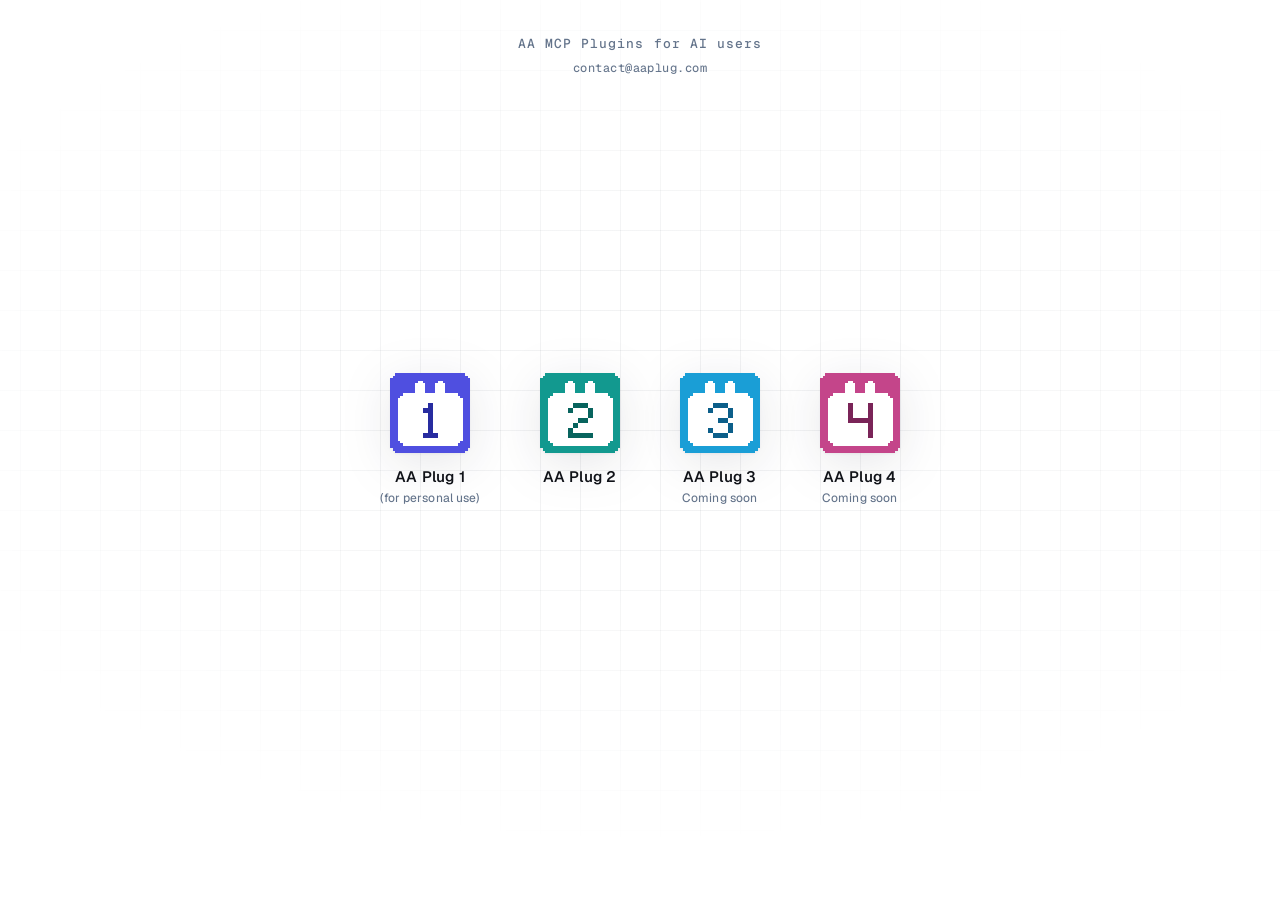
<file: index.html>
<!DOCTYPE html>
<html lang="en">
<head>
  <meta charset="utf-8">
  <meta name="viewport" content="width=device-width, initial-scale=1, viewport-fit=cover">
  <title>AA Plug</title>
  <meta name="description" content="AA Plug 1, AA Plug 2, AA Plug 3, and AA Plug 4. MCP plugins for AI users.">
  <meta name="google-adsense-account" content="ca-pub-9774834090711824">
  <meta name="theme-color" content="#ffffff">
  <meta name="color-scheme" content="light">
  <link rel="canonical" href="https://aaplug.com/">
  <link rel="icon" href="icons/favicon.svg?v=6" type="image/svg+xml">
  <link rel="icon" href="icons/favicon-32.png?v=6" type="image/png" sizes="32x32">
  <link rel="icon" href="icons/icon-192.png" type="image/png" sizes="192x192">
  <link rel="icon" href="icons/icon-512.png" type="image/png" sizes="512x512">
  <link rel="apple-touch-icon" sizes="180x180" href="icons/apple-touch-icon.png?v=6">
  <link rel="apple-touch-icon" sizes="512x512" href="icons/apple-touch-icon-512.png?v=6">
  <link rel="manifest" href="manifest.json">
  <meta property="og:site_name" content="AA Plug">
  <meta property="og:title" content="AA Plug">
  <meta property="og:description" content="AA Plug 1, AA Plug 2, AA Plug 3, and AA Plug 4. MCP plugins for AI users.">
  <meta property="og:url" content="https://aaplug.com/">
  <meta property="og:image" content="https://aaplug.com/icons/og.png">
  <meta property="og:image:width" content="1200">
  <meta property="og:image:height" content="630">
  <meta property="og:type" content="website">
  <meta property="og:locale" content="en_US">
  <meta name="twitter:card" content="summary_large_image">
  <meta name="twitter:title" content="AA Plug">
  <meta name="twitter:description" content="AA Plug 1, AA Plug 2, AA Plug 3, and AA Plug 4. MCP plugins for AI users.">
  <meta name="twitter:image" content="https://aaplug.com/icons/og.png">
  <link rel="preload" href="fonts/geist.woff2" as="font" type="font/woff2" crossorigin>
  <link rel="preload" href="fonts/geist-mono.woff2" as="font" type="font/woff2" crossorigin>
  <link rel="stylesheet" href="css/site.css?v=13">
  <script async src="https://pagead2.googlesyndication.com/pagead/js/adsbygoogle.js?client=ca-pub-9774834090711824" crossorigin="anonymous"></script>
</head>
<body class="home">
  <div class="grid" aria-hidden="true"></div>
  <header>
    <span class="mark">AA MCP Plugins for AI users</span>
    <a class="contact" href="mailto:contact@aaplug.com">contact@aaplug.com</a>
  </header>
  <main>
    <h1 class="sr">AA Plug</h1>
    <ul class="plugs">
      <li class="plug plug-1">
        <div class="item">
          <img class="pix" src="icons/aa-plug-1.svg" width="80" height="80" alt="AA Plug 1" draggable="false">
          <span class="label">
            <span class="name">AA Plug 1</span>
            <span class="note">(for personal use)</span>
          </span>
        </div>
      </li>
      <li class="plug plug-2">
        <a href="plug-2/" aria-label="AA Plug 2. How to connect">
          <img class="pix" src="icons/aa-plug-2.svg" width="80" height="80" alt="" draggable="false">
          <span class="label">
            <span class="name">AA Plug 2</span>
          </span>
        </a>
      </li>
      <li class="plug plug-3">
        <div class="item">
          <img class="pix" src="icons/aa-plug-3.svg" width="80" height="80" alt="AA Plug 3" draggable="false">
          <span class="label">
            <span class="name">AA Plug 3</span>
            <span class="note">Coming soon</span>
          </span>
        </div>
      </li>
      <li class="plug plug-4">
        <div class="item">
          <img class="pix" src="icons/aa-plug-4.svg" width="80" height="80" alt="AA Plug 4" draggable="false">
          <span class="label">
            <span class="name">AA Plug 4</span>
            <span class="note">Coming soon</span>
          </span>
        </div>
      </li>
    </ul>
  </main>
  <div class="slot">
    <ins class="adsbygoogle"
         style="display:block"
         data-ad-client="ca-pub-9774834090711824"
         data-ad-slot="5110312636"
         data-ad-format="auto"
         data-full-width-responsive="true"></ins>
    <script>(adsbygoogle = window.adsbygoogle || []).push({});</script>
  </div>

</body>
</html>
</file>
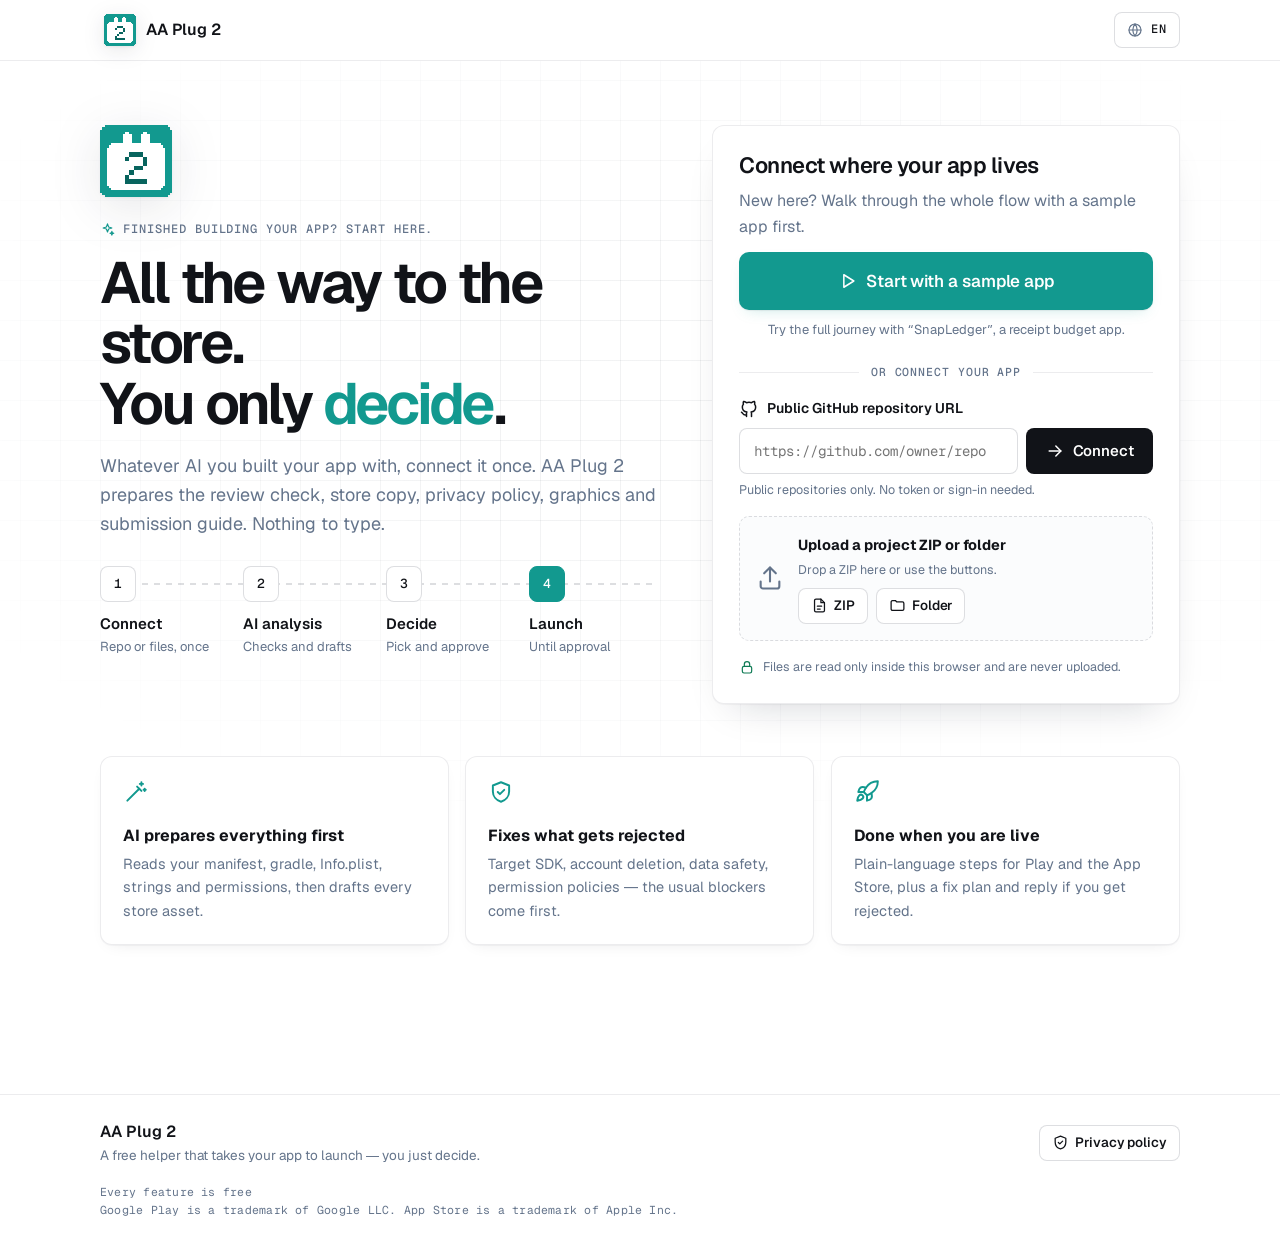
<file: 2/index.html>
<!doctype html>
<html lang="en">
<head>
  <meta charset="utf-8">
  <meta name="viewport" content="width=device-width, initial-scale=1, viewport-fit=cover">
  <title>AA Plug 2 — App launch helper</title>
  <meta name="description" content="AA Plug 2: connect an app built with any AI and get review checks, store materials and a step-by-step console guide. You just decide, all the way to launch. Free.">
  <meta name="google-adsense-account" content="ca-pub-9774834090711824">
  <meta name="theme-color" content="#ffffff">
  <meta name="color-scheme" content="light">
  <link rel="canonical" href="https://aaplug.com/2/">
  <meta property="og:site_name" content="AA Plug">
  <meta property="og:title" content="AA Plug 2 — Web version">
  <meta property="og:description" content="Connect an app you already built and get review checks, store materials and a step-by-step console guide. You just decide. Free.">
  <meta property="og:url" content="https://aaplug.com/2/">
  <meta property="og:image" content="https://aaplug.com/icons/og.png">
  <meta property="og:type" content="website">
  <meta name="twitter:card" content="summary_large_image">
  <link rel="icon" href="icons-brand/aa-plug-2.svg" type="image/svg+xml">
  <link rel="stylesheet" href="css/fonts.css">
  <link rel="stylesheet" href="css/motion.css">
  <link rel="stylesheet" href="css/styles.css">
  <link rel="stylesheet" href="css/sian.css?v=2">
  <script async src="https://pagead2.googlesyndication.com/pagead/js/adsbygoogle.js?client=ca-pub-9774834090711824" crossorigin="anonymous"></script>
</head>
<body>
  <div class="grid-bg" aria-hidden="true"></div>
  <a class="skip" href="#main">Skip to content</a>
  <header id="top" class="top"></header>
  <main id="main" tabindex="-1"></main>
  <div class="slot">
    <ins class="adsbygoogle"
         style="display:block"
         data-ad-client="ca-pub-9774834090711824"
         data-ad-slot="5110312636"
         data-ad-format="auto"
         data-full-width-responsive="true"></ins>
    <script>(adsbygoogle = window.adsbygoogle || []).push({});</script>
  </div>
  <footer id="foot" class="foot"></footer>
  <div id="toasts" class="toasts" aria-live="polite"></div>
  <noscript><p style="padding:24px">AA Plug 2 needs JavaScript.</p></noscript>
  <script src="js/config.js"></script>
  <script src="js/motion.js"></script>
  <script src="js/icons.js"></script>
  <script src="js/i18n-en.js"></script>
  <script src="js/i18n-ko.js"></script>
  <script src="js/i18n-th.js"></script>
  <script src="js/i18n-zh.js"></script>
  <script src="js/i18n-hi.js"></script>
  <script src="js/i18n.js"></script>
  <script src="js/zip.js"></script>
  <script src="js/sample-data.js"></script>
  <script src="js/sources.js"></script>
  <script src="js/analyzer.js"></script>
  <script src="js/generator.js"></script>
  <script src="js/flow.js"></script>
  <script src="js/graphics.js"></script>
  <script src="js/app.js"></script>
</body>
</html>
</file>
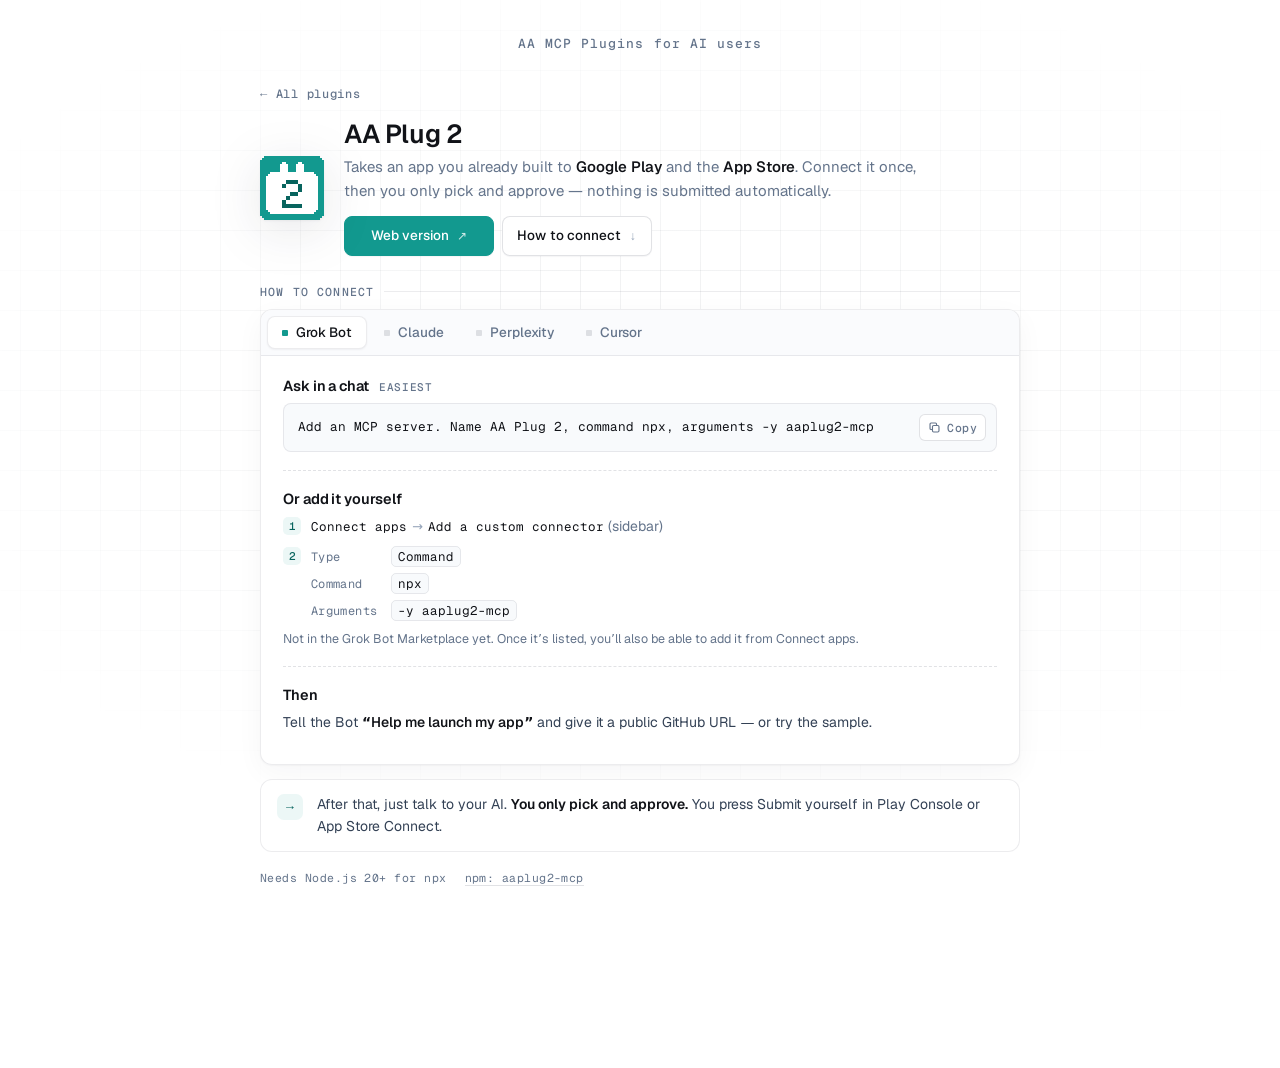
<file: plug-2/index.html>
<!DOCTYPE html>
<html lang="en">
<head>
  <meta charset="utf-8">
  <meta name="viewport" content="width=device-width, initial-scale=1, viewport-fit=cover">
  <title>AA Plug 2 &middot; How to connect</title>
  <meta name="description" content="AA Plug 2 takes an app you already built to Google Play and the App Store. Connect it to Grok Bot, Claude, Perplexity, or Cursor.">
  <meta name="google-adsense-account" content="ca-pub-9774834090711824">
  <meta name="theme-color" content="#ffffff">
  <meta name="color-scheme" content="light">
  <link rel="canonical" href="https://aaplug.com/plug-2/">
  <link rel="icon" href="../icons/favicon.svg?v=6" type="image/svg+xml">
  <link rel="icon" href="../icons/favicon-32.png?v=6" type="image/png" sizes="32x32">
  <link rel="icon" href="../icons/icon-192.png" type="image/png" sizes="192x192">
  <link rel="apple-touch-icon" sizes="180x180" href="../icons/apple-touch-icon.png?v=6">
  <link rel="manifest" href="../manifest.json">
  <meta property="og:site_name" content="AA Plug">
  <meta property="og:title" content="AA Plug 2 · How to connect">
  <meta property="og:description" content="AA Plug 2 takes an app you already built to Google Play and the App Store. Connect it to Grok Bot, Claude, Perplexity, or Cursor.">
  <meta property="og:url" content="https://aaplug.com/plug-2/">
  <meta property="og:image" content="https://aaplug.com/icons/og.png">
  <meta property="og:image:width" content="1200">
  <meta property="og:image:height" content="630">
  <meta property="og:type" content="website">
  <meta property="og:locale" content="en_US">
  <meta name="twitter:card" content="summary_large_image">
  <meta name="twitter:title" content="AA Plug 2 · How to connect">
  <meta name="twitter:description" content="AA Plug 2 takes an app you already built to Google Play and the App Store. Connect it to Grok Bot, Claude, Perplexity, or Cursor.">
  <meta name="twitter:image" content="https://aaplug.com/icons/og.png">
  <link rel="preload" href="../fonts/geist.woff2" as="font" type="font/woff2" crossorigin>
  <link rel="preload" href="../fonts/geist-mono.woff2" as="font" type="font/woff2" crossorigin>
  <link rel="stylesheet" href="../css/site.css?v=13">
  <script async src="https://pagead2.googlesyndication.com/pagead/js/adsbygoogle.js?client=ca-pub-9774834090711824" crossorigin="anonymous"></script>
</head>
<body class="page theme-plug-2">
  <div class="grid" aria-hidden="true"></div>
  <header><a class="mark" href="../">AA MCP Plugins for AI users</a></header>
  <main>
    <div class="wrap">
      <a class="crumb" href="../">&larr; All plugins</a>
      <section class="intro">
        <img class="pix" src="../icons/aa-plug-2.svg" width="64" height="64" alt="" draggable="false">
        <div>
          <h1>AA Plug 2</h1>
          <p>Takes an app you already built to <b>Google Play</b> and the <b>App Store</b>. Connect it once, then you only pick and approve &mdash; nothing is submitted automatically.</p>
          <div class="intro-btns">
            <a class="pbtn pbtn-primary" href="/2/">Web version <span class="ar" aria-hidden="true">&#8599;</span></a>
            <a class="pbtn" href="#connect">How to connect <span class="ar" aria-hidden="true">&darr;</span></a>
          </div>
        </div>
      </section>

      <h2 class="sec-label" id="connect">How to connect</h2>
      <div class="connect">
        <div class="tabs" role="tablist" aria-label="AI app"><button class="tab" role="tab" id="tab-grok" data-tab="grok" aria-controls="panel-grok" aria-selected="false" tabindex="-1"><span class="dot"></span>Grok Bot</button><button class="tab" role="tab" id="tab-claude" data-tab="claude" aria-controls="panel-claude" aria-selected="false" tabindex="-1"><span class="dot"></span>Claude</button><button class="tab" role="tab" id="tab-perplexity" data-tab="perplexity" aria-controls="panel-perplexity" aria-selected="false" tabindex="-1"><span class="dot"></span>Perplexity</button><button class="tab" role="tab" id="tab-cursor" data-tab="cursor" aria-controls="panel-cursor" aria-selected="false" tabindex="-1"><span class="dot"></span>Cursor</button></div>
        <div class="panel" role="tabpanel" id="panel-grok" aria-labelledby="tab-grok" hidden>
<div class="opt">
  <h3 class="opt-h">Ask in a chat <span class="tag">EASIEST</span></h3>
  <div class="code prose"><pre id="g-ask">Add an MCP server. Name AA Plug 2, command npx, arguments -y aaplug2-mcp</pre><button class="copy" type="button" data-copy="g-ask" aria-label="Copy"><svg viewBox="0 0 16 16" fill="none" stroke="currentColor" stroke-width="1.4" aria-hidden="true"><rect x="5.5" y="5.5" width="8" height="8" rx="1.5"/><path d="M10.5 5.5V3.8c0-.7-.6-1.3-1.3-1.3H3.8c-.7 0-1.3.6-1.3 1.3v5.4c0 .7.6 1.3 1.3 1.3h1.7"/></svg><span class="t">Copy</span></button></div>
</div>
<div class="opt">
  <h3 class="opt-h">Or add it yourself</h3>
  <ol class="steps">
    <li><span class="path">Connect apps<span class="sep">&rarr;</span>Add a custom connector</span> <span style="color:var(--muted)">(sidebar)</span></li>
    <li>
      <dl class="fields">
        <dt>Type</dt><dd><code class="i">Command</code></dd>
        <dt>Command</dt><dd><code class="i">npx</code></dd>
        <dt>Arguments</dt><dd><code class="i">-y aaplug2-mcp</code></dd>
      </dl>
    </li>
  </ol>
  <p class="hint">Not in the Grok Bot Marketplace yet. Once it&rsquo;s listed, you&rsquo;ll also be able to add it from Connect apps.</p>
</div>
<div class="opt">
  <h3 class="opt-h">Then</h3>
  <p>Tell the Bot <b style="color:var(--fg);font-weight:560">&ldquo;Help me launch my app&rdquo;</b> and give it a public GitHub URL &mdash; or try the sample.</p>
</div></div><div class="panel" role="tabpanel" id="panel-claude" aria-labelledby="tab-claude" hidden>
<div class="opt">
  <h3 class="opt-h">Claude Code <span class="tag">TERMINAL</span></h3>
  <div class="code"><pre id="c-code"><span class="p">$ </span>claude mcp add aaplug2 -- npx -y aaplug2-mcp</pre><button class="copy" type="button" data-copy="c-code" aria-label="Copy"><svg viewBox="0 0 16 16" fill="none" stroke="currentColor" stroke-width="1.4" aria-hidden="true"><rect x="5.5" y="5.5" width="8" height="8" rx="1.5"/><path d="M10.5 5.5V3.8c0-.7-.6-1.3-1.3-1.3H3.8c-.7 0-1.3.6-1.3 1.3v5.4c0 .7.6 1.3 1.3 1.3h1.7"/></svg><span class="t">Copy</span></button></div>
</div>
<div class="opt">
  <h3 class="opt-h">Claude Desktop <span class="tag">MAC &middot; WINDOWS</span></h3>
  <ol class="steps">
    <li><span class="path">Settings<span class="sep">&rarr;</span>Developer<span class="sep">&rarr;</span>Edit Config</span>, then add this to <code class="i">claude_desktop_config.json</code>:
      <div class="code"><pre id="c-desk" data-raw='{
  "mcpServers": {
    "aaplug2": { "command": "npx", "args": ["-y", "aaplug2-mcp"] }
  }
}'>{
  <span class="k">"mcpServers"</span>: {
    <span class="k">"aaplug2"</span>: {
      <span class="k">"command"</span>: <span class="s">"npx"</span>,
      <span class="k">"args"</span>: [<span class="s">"-y"</span>, <span class="s">"aaplug2-mcp"</span>]
    }
  }
}</pre><button class="copy" type="button" data-copy="c-desk" aria-label="Copy"><svg viewBox="0 0 16 16" fill="none" stroke="currentColor" stroke-width="1.4" aria-hidden="true"><rect x="5.5" y="5.5" width="8" height="8" rx="1.5"/><path d="M10.5 5.5V3.8c0-.7-.6-1.3-1.3-1.3H3.8c-.7 0-1.3.6-1.3 1.3v5.4c0 .7.6 1.3 1.3 1.3h1.7"/></svg><span class="t">Copy</span></button></div>
    </li>
    <li>Fully quit Claude and open it again.</li>
  </ol>
</div>
<div class="opt">
  <h3 class="opt-h">claude.ai <span class="tag">WEB &middot; MOBILE</span></h3>
  <ol class="steps">
    <li><span class="path">Customize<span class="sep">&rarr;</span>Connectors<span class="sep">&rarr;</span>Add custom connector</span></li>
    <li>Paste the public server address:<div class="pending"><span class="url">https://&hellip;/mcp</span><span class="badge">Not live yet</span></div><p class="hint">The public address will appear here once the AA Plug 2 server is online. Until then, use the desktop option above &mdash; a cloud app can&rsquo;t reach <code class="i">127.0.0.1</code> on your computer.</p></li>
  </ol>
</div></div><div class="panel" role="tabpanel" id="panel-perplexity" aria-labelledby="tab-perplexity" hidden>
<div class="opt">
  <h3 class="opt-h">Mac app <span class="tag">LOCAL</span></h3>
  <ol class="steps">
    <li>Install the PerplexityXPC helper first, as described in <a class="hint-a" href="https://www.perplexity.ai/help-center/en/articles/11502712-local-and-remote-mcps-for-perplexity" style="text-underline-offset:3px">Perplexity Help</a>.</li>
    <li><span class="path">Plugins<span class="sep">&rarr;</span>Add custom</span>, add an MCP connector with this command:
      <div class="code"><pre id="p-mac">npx -y aaplug2-mcp</pre><button class="copy" type="button" data-copy="p-mac" aria-label="Copy"><svg viewBox="0 0 16 16" fill="none" stroke="currentColor" stroke-width="1.4" aria-hidden="true"><rect x="5.5" y="5.5" width="8" height="8" rx="1.5"/><path d="M10.5 5.5V3.8c0-.7-.6-1.3-1.3-1.3H3.8c-.7 0-1.3.6-1.3 1.3v5.4c0 .7.6 1.3 1.3 1.3h1.7"/></svg><span class="t">Copy</span></button></div>
    </li>
  </ol>
</div>
<div class="opt">
  <h3 class="opt-h">Web &amp; other apps <span class="tag">REMOTE</span></h3>
  <ol class="steps">
    <li><span class="path">Plugins<span class="sep">&rarr;</span>Add custom<span class="sep">&rarr;</span>Add MCP connector<span class="sep">&rarr;</span>Remote</span></li>
    <li>
      <dl class="fields">
        <dt>Name</dt><dd><code class="i">AA Plug 2</code></dd>
        <dt>URL</dt><dd style="min-width:0"><div class="pending"><span class="url">https://&hellip;/mcp</span><span class="badge">Not live yet</span></div></dd>
        <dt>Transport</dt><dd><code class="i">Streamable HTTP</code></dd>
        <dt>Authentication</dt><dd><code class="i">None</code></dd>
      </dl>
      <p class="hint">The URL will appear here once the public server is online. Until then, use the Mac app.</p>
    </li>
  </ol>
</div></div><div class="panel" role="tabpanel" id="panel-cursor" aria-labelledby="tab-cursor" hidden>
<div class="opt">
  <h3 class="opt-h">mcp.json</h3>
  <ol class="steps">
    <li>Add this to <code class="i">.cursor/mcp.json</code> in your project, or to <code class="i">~/.cursor/mcp.json</code> for all projects:
      <div class="code"><pre id="cu-json" data-raw='{
  "mcpServers": {
    "aaplug2": { "command": "npx", "args": ["-y", "aaplug2-mcp"] }
  }
}'>{
  <span class="k">"mcpServers"</span>: {
    <span class="k">"aaplug2"</span>: {
      <span class="k">"command"</span>: <span class="s">"npx"</span>,
      <span class="k">"args"</span>: [<span class="s">"-y"</span>, <span class="s">"aaplug2-mcp"</span>]
    }
  }
}</pre><button class="copy" type="button" data-copy="cu-json" aria-label="Copy"><svg viewBox="0 0 16 16" fill="none" stroke="currentColor" stroke-width="1.4" aria-hidden="true"><rect x="5.5" y="5.5" width="8" height="8" rx="1.5"/><path d="M10.5 5.5V3.8c0-.7-.6-1.3-1.3-1.3H3.8c-.7 0-1.3.6-1.3 1.3v5.4c0 .7.6 1.3 1.3 1.3h1.7"/></svg><span class="t">Copy</span></button></div>
    </li>
    <li>Approve the server the first time Cursor asks.</li>
  </ol>
</div></div>
      </div>

      <div class="after">
        <span class="ic" aria-hidden="true">&rarr;</span>
        <p>After that, just talk to your AI. <b>You only pick and approve.</b> You press Submit yourself in Play Console or App Store Connect.</p>
      </div>

      <div class="meta">
        <span>Needs Node.js 20+ for npx</span>
        <a href="https://www.npmjs.com/package/aaplug2-mcp">npm: aaplug2-mcp</a>
      </div>
    </div>
    <div class="slot">
      <ins class="adsbygoogle"
           style="display:block"
           data-ad-client="ca-pub-9774834090711824"
           data-ad-slot="5110312636"
           data-ad-format="auto"
           data-full-width-responsive="true"></ins>
      <script>(adsbygoogle = window.adsbygoogle || []).push({});</script>
    </div>
  </main>
  <script src="../js/site.js?v=8"></script>
</body>
</html>
</file>
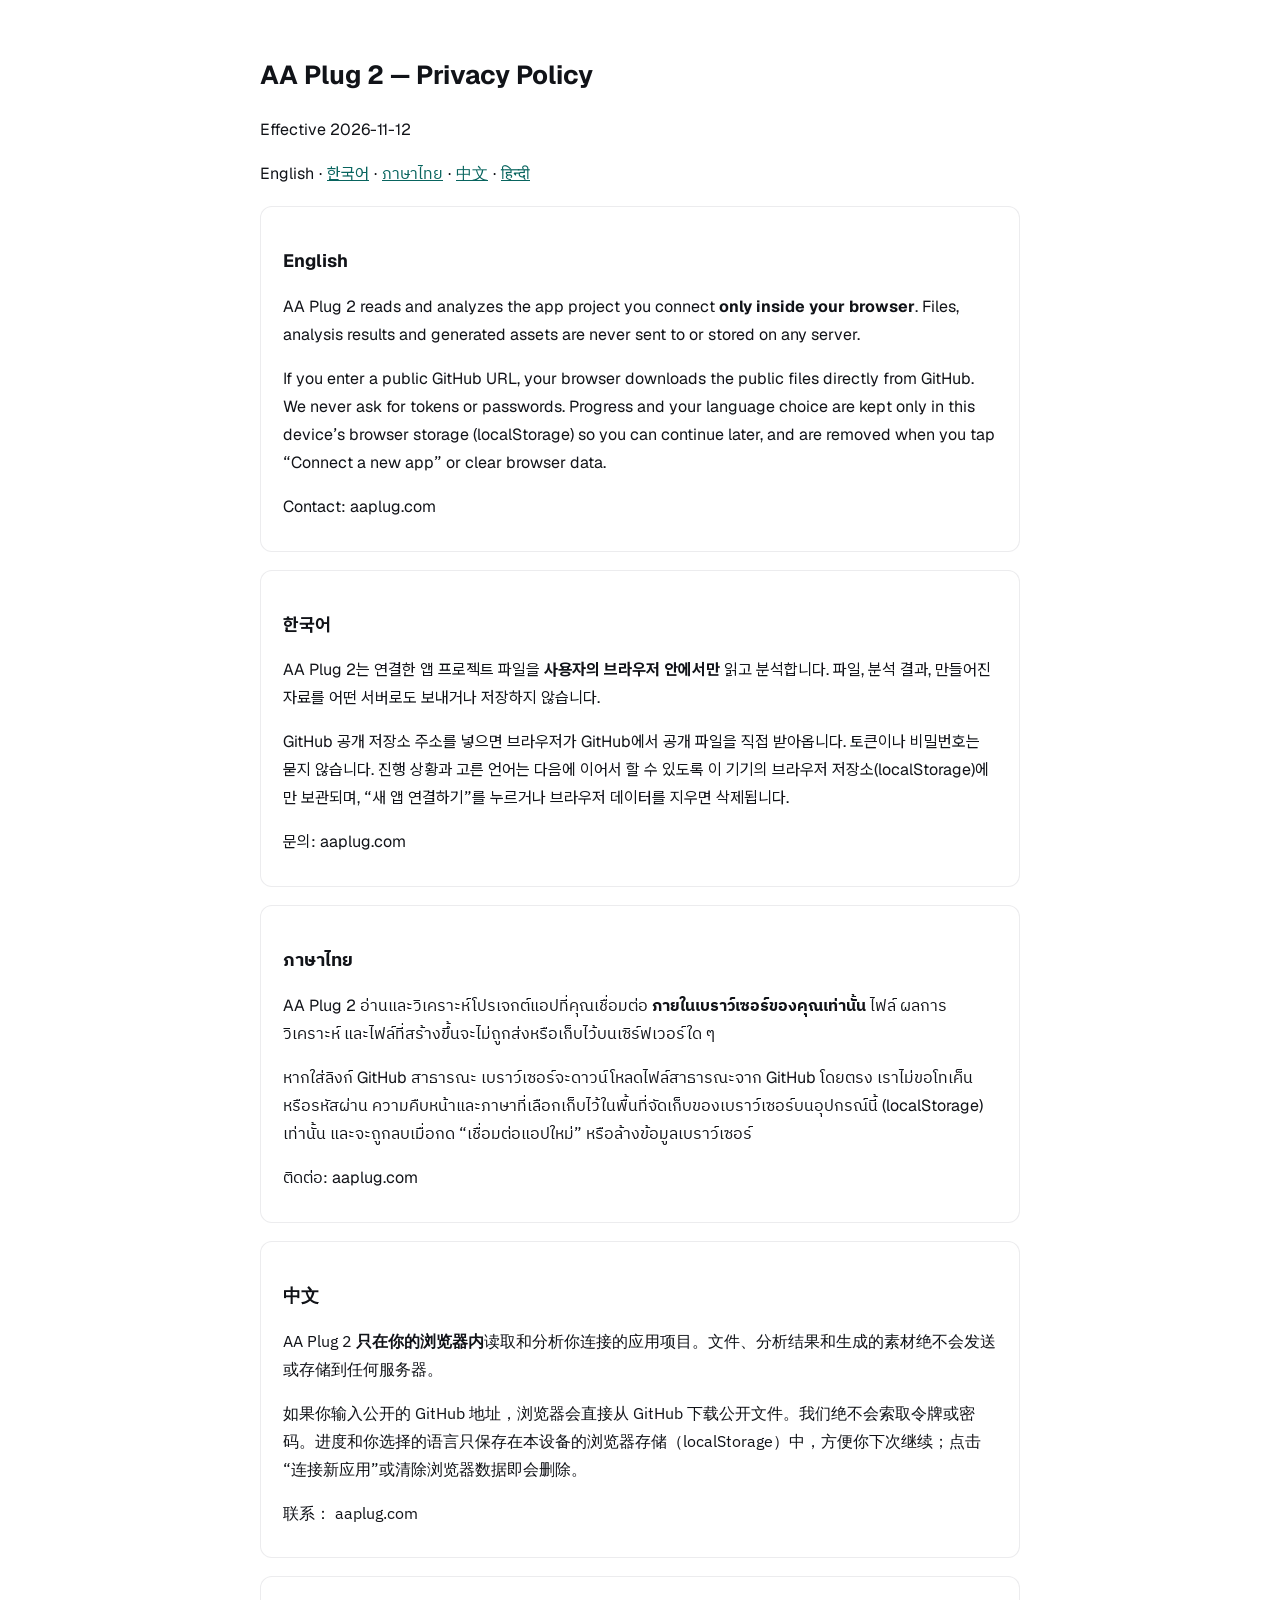
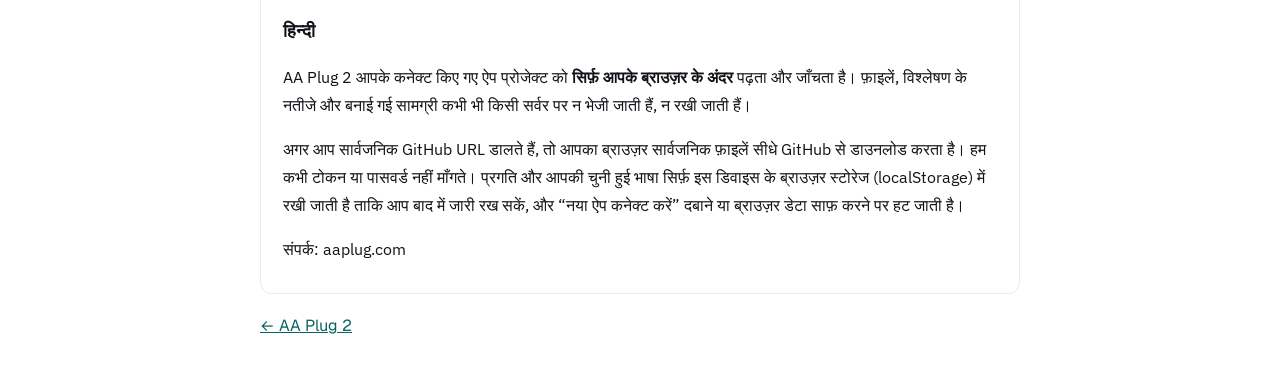
<file: 2/privacy.html>
<!doctype html>
<html lang="en"><head><meta charset="utf-8"><meta name="viewport" content="width=device-width,initial-scale=1">
<title>AA Plug 2 Privacy Policy</title>
<link rel="canonical" href="https://aaplug.com/2/privacy.html">
<meta name="google-adsense-account" content="ca-pub-9774834090711824">
<meta name="theme-color" content="#ffffff">
<link rel="icon" href="icons-brand/aa-plug-2.svg" type="image/svg+xml">
<link rel="stylesheet" href="css/fonts.css">
<style>@font-face{font-family:Geist;src:url("fonts/geist/geist.woff2") format("woff2");font-weight:100 900;font-display:swap}body{font:16px/1.75 Geist,"IBM Plex Sans","Pretendard Variable","IBM Plex Sans Thai",system-ui,sans-serif;max-width:760px;margin:0 auto;padding:36px 20px;color:#111318;background:#ffffff}h1{font-size:26px}h2{font-size:18px;margin-top:32px}section{background:#fff;border:1px solid rgba(15,23,42,.08);border-radius:12px;padding:6px 22px 14px;margin:18px 0}a{color:#08645E}section[lang="zh"]{font-family:"IBM Plex Sans","PingFang SC","Microsoft YaHei","Noto Sans CJK SC","Noto Sans SC",system-ui,sans-serif}section[lang="hi"]{font-family:"IBM Plex Sans","Noto Sans Devanagari","Nirmala UI","Kohinoor Devanagari",system-ui,sans-serif}</style></head>
<body>
<h1>AA Plug 2 — Privacy Policy</h1>
<p>Effective 2026-11-12</p>
<p>English · <a href="#ko">한국어</a> · <a href="#th">ภาษาไทย</a> · <a href="#zh">中文</a> · <a href="#hi">हिन्दी</a></p>
<section lang="en" id="en"><h2>English</h2>
<p>AA Plug 2 reads and analyzes the app project you connect <b>only inside your browser</b>. Files, analysis results and generated assets are never sent to or stored on any server.</p>
<p>If you enter a public GitHub URL, your browser downloads the public files directly from GitHub. We never ask for tokens or passwords. Progress and your language choice are kept only in this device’s browser storage (localStorage) so you can continue later, and are removed when you tap “Connect a new app” or clear browser data.</p>
<p>Contact: aaplug.com</p></section>
<section lang="ko" id="ko"><h2>한국어</h2>
<p>AA Plug 2는 연결한 앱 프로젝트 파일을 <b>사용자의 브라우저 안에서만</b> 읽고 분석합니다. 파일, 분석 결과, 만들어진 자료를 어떤 서버로도 보내거나 저장하지 않습니다.</p>
<p>GitHub 공개 저장소 주소를 넣으면 브라우저가 GitHub에서 공개 파일을 직접 받아옵니다. 토큰이나 비밀번호는 묻지 않습니다. 진행 상황과 고른 언어는 다음에 이어서 할 수 있도록 이 기기의 브라우저 저장소(localStorage)에만 보관되며, “새 앱 연결하기”를 누르거나 브라우저 데이터를 지우면 삭제됩니다.</p>
<p>문의: aaplug.com</p></section>
<section lang="th" id="th"><h2>ภาษาไทย</h2>
<p>AA Plug 2 อ่านและวิเคราะห์โปรเจกต์แอปที่คุณเชื่อมต่อ <b>ภายในเบราว์เซอร์ของคุณเท่านั้น</b> ไฟล์ ผลการวิเคราะห์ และไฟล์ที่สร้างขึ้นจะไม่ถูกส่งหรือเก็บไว้บนเซิร์ฟเวอร์ใด ๆ</p>
<p>หากใส่ลิงก์ GitHub สาธารณะ เบราว์เซอร์จะดาวน์โหลดไฟล์สาธารณะจาก GitHub โดยตรง เราไม่ขอโทเค็นหรือรหัสผ่าน ความคืบหน้าและภาษาที่เลือกเก็บไว้ในพื้นที่จัดเก็บของเบราว์เซอร์บนอุปกรณ์นี้ (localStorage) เท่านั้น และจะถูกลบเมื่อกด “เชื่อมต่อแอปใหม่” หรือล้างข้อมูลเบราว์เซอร์</p>
<p>ติดต่อ: aaplug.com</p></section>
<section lang="zh" id="zh"><h2>中文</h2>
<p>AA Plug 2 <b>只在你的浏览器内</b>读取和分析你连接的应用项目。文件、分析结果和生成的素材绝不会发送或存储到任何服务器。</p>
<p>如果你输入公开的 GitHub 地址，浏览器会直接从 GitHub 下载公开文件。我们绝不会索取令牌或密码。进度和你选择的语言只保存在本设备的浏览器存储（localStorage）中，方便你下次继续；点击“连接新应用”或清除浏览器数据即会删除。</p>
<p>联系： aaplug.com</p></section>
<section lang="hi" id="hi"><h2>हिन्दी</h2>
<p>AA Plug 2 आपके कनेक्ट किए गए ऐप प्रोजेक्ट को <b>सिर्फ़ आपके ब्राउज़र के अंदर</b> पढ़ता और जाँचता है। फ़ाइलें, विश्लेषण के नतीजे और बनाई गई सामग्री कभी भी किसी सर्वर पर न भेजी जाती हैं, न रखी जाती हैं।</p>
<p>अगर आप सार्वजनिक GitHub URL डालते हैं, तो आपका ब्राउज़र सार्वजनिक फ़ाइलें सीधे GitHub से डाउनलोड करता है। हम कभी टोकन या पासवर्ड नहीं माँगते। प्रगति और आपकी चुनी हुई भाषा सिर्फ़ इस डिवाइस के ब्राउज़र स्टोरेज (localStorage) में रखी जाती है ताकि आप बाद में जारी रख सकें, और “नया ऐप कनेक्ट करें” दबाने या ब्राउज़र डेटा साफ़ करने पर हट जाती है।</p>
<p>संपर्क: aaplug.com</p></section>
<p><a href="index.html">← AA Plug 2</a></p>
</body></html>
</file>
<file: css/site.css>
@font-face { font-family: Geist; src: url("../fonts/geist.woff2") format("woff2"); font-weight: 100 900; font-style: normal; font-display: swap; }
@font-face { font-family: GeistMono; src: url("../fonts/geist-mono.woff2") format("woff2"); font-weight: 100 900; font-style: normal; font-display: swap; }
:root {
  --bg: #ffffff; --fg: #111318; --muted: #64748b; --faint: #94a3b8;
  --line: rgba(15, 23, 42, .08); --line-2: rgba(15, 23, 42, .12);
  --soft: #f8fafc;
  --accent: #12998F; --accent-deep: #08645E; --accent-tint: rgba(18, 153, 143, .08);
  --mono: GeistMono, ui-monospace, SFMono-Regular, Menlo, monospace;
}
.theme-plug-1 { --accent: #4F4FE0; --accent-deep: #282CA0; --accent-tint: rgba(79, 79, 224, .08); }
* { box-sizing: border-box; }
html, body { margin: 0; }
html { -webkit-text-size-adjust: 100%; }
body {
  min-height: 100dvh; background: var(--bg); color: var(--fg);
  font-family: Geist, ui-sans-serif, system-ui, sans-serif;
  display: flex; flex-direction: column;
  -webkit-font-smoothing: antialiased; -moz-osx-font-smoothing: grayscale;
}
a { color: inherit; }
.grid {
  position: fixed; inset: 0; pointer-events: none;
  background-image:
    linear-gradient(to right, rgba(15, 23, 42, .055) 1px, transparent 1px),
    linear-gradient(to bottom, rgba(15, 23, 42, .055) 1px, transparent 1px);
  background-size: 40px 40px; background-position: center center;
  mask-image: radial-gradient(ellipse 85% 70% at 50% 44%, #000 20%, transparent 72%);
  -webkit-mask-image: radial-gradient(ellipse 85% 70% at 50% 44%, #000 20%, transparent 72%);
}
header {
  position: relative; z-index: 1; flex-shrink: 0;
  padding: 32px 24px 0;
  padding-left: max(24px, env(safe-area-inset-left));
  padding-right: max(24px, env(safe-area-inset-right));
  text-align: center;
}
header .mark {
  display: inline-block; font-family: var(--mono);
  font-size: clamp(12px, 3.1vw, 13px); font-weight: 500; letter-spacing: .08em;
  color: var(--muted); line-height: 1.5; text-wrap: balance; text-decoration: none;
}
header a.mark { border-radius: 6px; padding: 2px 6px; margin: -2px -6px; transition: color .15s ease; }
header a.mark:hover { color: var(--fg); }
header .contact {
  display: block;
  margin-top: 6px;
  font-family: var(--mono);
  font-size: clamp(11px, 2.9vw, 12px);
  font-weight: 450;
  letter-spacing: .04em;
  color: var(--muted);
  text-decoration: none;
  border-radius: 6px;
  transition: color .15s ease;
}
header .contact:hover { color: var(--fg); }
a:focus-visible, button:focus-visible { outline: 2px solid var(--accent); outline-offset: 3px; }

/* ---------- Home ---------- */
.home main {
  position: relative; z-index: 1; flex: 1; display: flex; align-items: center; justify-content: center;
  padding: 24px 24px calc(32px + env(safe-area-inset-bottom));
}
h1.sr { position: absolute; width: 1px; height: 1px; overflow: hidden; clip: rect(0 0 0 0); }
.plugs { list-style: none; margin: 0; padding: 0; display: flex; flex-wrap: wrap; align-items: flex-start; justify-content: center; gap: clamp(20px, 4.5vw, 44px); }
.plug a, .plug .item {
  display: flex; flex-direction: column; align-items: center; gap: .9rem;
  border-radius: 12px; padding: 10px 8px 8px;
}
.plug a { text-decoration: none; cursor: pointer; }
.plug .item { cursor: default; }
.pix {
  display: block; height: auto; border-radius: 0;
  image-rendering: pixelated; image-rendering: crisp-edges;
  filter: drop-shadow(0 1px 1px rgba(15, 23, 42, .05)) drop-shadow(0 10px 24px rgba(15, 23, 42, .10));
}
.plug .pix { width: clamp(56px, 14vw, 80px); transition: transform .18s ease, filter .18s ease; }
.plug .label { display: flex; flex-direction: column; align-items: center; gap: .28rem; }
.plug .name {
  font-size: clamp(.85rem, 2.2vw, .95rem); font-weight: 560; letter-spacing: .01em; color: var(--fg);
  display: inline-flex; align-items: center; gap: .3em;
  text-decoration: underline; text-decoration-color: transparent; text-underline-offset: 4px; text-decoration-thickness: 1px;
  transition: text-decoration-color .15s ease;
}
.plug .note { font-size: clamp(.68rem, 1.8vw, .75rem); font-weight: 450; letter-spacing: .01em; color: var(--muted); line-height: 1.3; }
.plug a:hover .pix { transform: translateY(-2px); filter: drop-shadow(0 1px 1px rgba(15,23,42,.05)) drop-shadow(0 14px 28px rgba(15,23,42,.14)); }
.plug a:hover .name { text-decoration-color: var(--line-2); }

/* ---------- Plugin pages ---------- */
.page main { position: relative; z-index: 1; flex: 1; padding: 28px 24px 56px; }
.wrap { max-width: 760px; margin: 0 auto; }
.crumb {
  display: inline-flex; align-items: center; gap: 6px; font-family: var(--mono); font-size: 12px; font-weight: 500;
  letter-spacing: .06em; color: var(--muted); text-decoration: none; margin-bottom: 18px;
}
.crumb:hover { color: var(--fg); }
.intro { display: flex; align-items: center; gap: 20px; }
.intro .pix { width: 64px; flex-shrink: 0; }
.intro h1 { margin: 0; font-size: 26px; line-height: 1.15; font-weight: 600; letter-spacing: -.015em; display: flex; align-items: baseline; gap: 10px; flex-wrap: wrap; }
.intro h1 .note { font-size: 13px; font-weight: 450; letter-spacing: .01em; color: var(--muted); }
.intro p { margin: 6px 0 0; font-size: 15px; line-height: 1.55; color: var(--muted); max-width: 600px; text-wrap: pretty; }
.intro p b { color: var(--fg); font-weight: 560; }

.sec-label {
  font-family: var(--mono); font-size: 11.5px; font-weight: 500; letter-spacing: .1em; text-transform: uppercase;
  color: var(--muted); margin: 28px 0 10px; display: flex; align-items: center; gap: 10px;
}
.sec-label::after { content: ""; flex: 1; height: 1px; background: var(--line); }

.connect { background: #fff; border: 1px solid var(--line); border-radius: 12px; box-shadow: 0 1px 2px rgba(15,23,42,.04), 0 8px 28px rgba(15,23,42,.04); overflow: hidden; }
.tabs { display: flex; gap: 2px; padding: 6px; border-bottom: 1px solid var(--line); background: rgba(248,250,252,.7); overflow-x: auto; scrollbar-width: none; }
.tabs::-webkit-scrollbar { display: none; }
.tab {
  appearance: none; border: 1px solid transparent; background: transparent; cursor: pointer; white-space: nowrap;
  font: 500 13.5px/1 Geist, system-ui, sans-serif; color: var(--muted); padding: 9px 14px; border-radius: 8px;
  display: inline-flex; align-items: center; gap: 8px; transition: color .15s ease, background .15s ease;
}
.tab:hover { color: var(--fg); }
.tab[aria-selected="true"] { background: #fff; color: var(--fg); border-color: var(--line); box-shadow: 0 1px 2px rgba(15,23,42,.05); }
.tab .dot { width: 6px; height: 6px; border-radius: 1px; background: var(--line-2); }
.tab[aria-selected="true"] .dot { background: var(--accent); }
.panel { padding: 20px 22px 22px; }
.panel[hidden] { display: none; }

.opt + .opt { margin-top: 18px; padding-top: 18px; border-top: 1px dashed var(--line-2); }
.opt-h { display: flex; align-items: baseline; gap: 10px; flex-wrap: wrap; margin: 0 0 8px; font-size: 14.5px; font-weight: 600; letter-spacing: -.005em; }
.opt-h .tag { font-family: var(--mono); font-size: 11px; font-weight: 500; letter-spacing: .06em; color: var(--muted); }
.opt p, .opt li { font-size: 14px; line-height: 1.55; color: #334155; }
.opt p { margin: 0 0 8px; }
.steps { list-style: none; margin: 0; padding: 0; counter-reset: s; }
.steps > li { counter-increment: s; position: relative; padding-left: 28px; margin: 0 0 8px; }
.steps > li::before {
  content: counter(s); position: absolute; left: 0; top: 1px; width: 18px; height: 18px; border-radius: 5px;
  font: 500 11px/18px var(--mono); text-align: center; color: var(--accent-deep); background: var(--accent-tint);
}
.path { font-family: var(--mono); font-size: 12.5px; color: var(--fg); white-space: normal; }
.path .sep { color: var(--faint); padding: 0 5px; font-family: Geist, system-ui, sans-serif; font-size: 13px; }
code.i { font-family: var(--mono); font-size: 12.5px; padding: 1px 6px; border-radius: 5px; background: var(--soft); border: 1px solid var(--line); color: var(--fg); white-space: nowrap; }

.code {
  position: relative; display: flex; align-items: flex-start; gap: 12px;
  background: var(--soft); border: 1px solid var(--line); border-radius: 8px; padding: 10px 10px 10px 14px; margin: 6px 0 4px;
}
.code pre { margin: 0; flex: 1; min-width: 0; overflow-x: auto; font: 400 12.75px/1.6 var(--mono); color: var(--fg); padding: 3px 0; }
.code pre .p { color: var(--faint); user-select: none; }
.code pre .k { color: var(--accent-deep); }
.code pre .s { color: #334155; }
.copy {
  flex-shrink: 0; appearance: none; cursor: pointer; display: inline-flex; align-items: center; gap: 6px;
  font: 500 11.5px/1 var(--mono); letter-spacing: .04em; color: var(--muted);
  background: #fff; border: 1px solid var(--line-2); border-radius: 6px; padding: 6px 8px;
  transition: color .15s ease, border-color .15s ease;
}
.copy:hover { color: var(--fg); border-color: rgba(15,23,42,.2); }
.copy.done { color: var(--accent-deep); border-color: var(--accent); }
.copy svg { width: 13px; height: 13px; }
.copy[disabled] { cursor: not-allowed; opacity: .5; }

.fields { display: grid; grid-template-columns: max-content 1fr; gap: 6px 14px; margin: 8px 0 2px; font-size: 13.5px; }
.fields dt { color: var(--muted); font-family: var(--mono); font-size: 12px; letter-spacing: .03em; padding-top: 2px; }
.fields dd { margin: 0; }

.pending {
  display: flex; align-items: center; gap: 12px; border: 1px dashed rgba(15,23,42,.18); border-radius: 8px;
  padding: 10px 10px 10px 14px; margin: 6px 0 4px; background: repeating-linear-gradient(135deg, #fff 0 8px, #fbfcfd 8px 16px);
}
.pending .url { flex: 1; min-width: 0; font: 400 12.75px/1.6 var(--mono); color: var(--faint); overflow: hidden; text-overflow: ellipsis; white-space: nowrap; }
.badge {
  flex-shrink: 0; font: 500 10.5px/1 var(--mono); letter-spacing: .08em; text-transform: uppercase;
  color: #8a5a00; background: #fff8e6; border: 1px solid #f3e1b5; border-radius: 999px; padding: 5px 8px;
}
.hint { font-size: 12.5px !important; color: var(--muted) !important; margin: 6px 0 0 !important; line-height: 1.5; }
.hint a { color: var(--fg); text-underline-offset: 3px; text-decoration-color: var(--line-2); }

.after {
  display: flex; gap: 14px; align-items: flex-start; margin-top: 14px;
  border: 1px solid var(--line); border-radius: 12px; padding: 14px 16px; background: rgba(255,255,255,.9);
}
.after .ic { flex-shrink: 0; width: 26px; height: 26px; border-radius: 7px; display: grid; place-items: center; background: var(--accent-tint); color: var(--accent-deep); font: 600 13px/1 var(--mono); }
.after p { margin: 0; font-size: 14px; line-height: 1.55; color: #334155; }
.after p b { color: var(--fg); font-weight: 600; }

.meta { display: flex; flex-wrap: wrap; gap: 6px 18px; margin-top: 18px; font-family: var(--mono); font-size: 11.5px; letter-spacing: .04em; color: var(--muted); }
.meta a { text-decoration: none; border-bottom: 1px solid var(--line-2); }
.meta a:hover { color: var(--fg); }

.empty { padding: 22px; }
.empty .apps { display: flex; flex-wrap: wrap; gap: 8px; margin-top: 14px; }
.empty .apps span { font-size: 13px; color: var(--faint); border: 1px dashed var(--line-2); border-radius: 8px; padding: 7px 12px; }
.empty p { margin: 0; font-size: 14px; line-height: 1.6; color: #334155; max-width: 560px; }

footer.small { position: relative; z-index: 1; text-align: center; padding: 0 24px 28px; font-family: var(--mono); font-size: 11px; letter-spacing: .06em; color: var(--faint); }

@media (max-width: 560px) {
  .page main { padding: 22px 16px 40px; }
  .intro { gap: 14px; align-items: flex-start; }
  .intro .pix { width: 48px; margin-top: 2px; }
  .intro h1 { font-size: 21px; }
  .intro p { font-size: 14px; }
  .sec-label { margin-top: 22px; }
  .tabs { padding: 5px; }
  .tab { padding: 8px 10px; font-size: 13px; gap: 6px; }
  .tab .dot { display: none; }
  .panel { padding: 16px 14px 18px; }
  .code { padding-left: 12px; }
  .copy .t { display: none; }
  .code pre { white-space: pre-wrap; overflow-wrap: break-word; font-size: 12.25px; }
}
@media (max-width: 520px) {
  .plugs { display: grid; grid-template-columns: repeat(2, auto); gap: 22px 28px; justify-content: center; }
  .plug .pix { width: clamp(56px, 22vw, 72px); }
}

.code.prose pre { white-space: pre-wrap; overflow-wrap: anywhere; }

/* ---------- AA Plug 2 link buttons: How to connect / Web version ---------- */
.pbtn {
  display: inline-flex; align-items: center; justify-content: center; gap: 8px;
  min-height: 40px; padding: 0 14px; border-radius: 8px;
  border: 1px solid var(--line-2); background: #fff; color: var(--fg);
  font: 500 13.5px/1 Geist, ui-sans-serif, system-ui, sans-serif; letter-spacing: .005em;
  text-decoration: none; white-space: nowrap;
  box-shadow: 0 1px 1px rgba(15, 23, 42, .04);
  transition: border-color .15s ease, background .15s ease, color .15s ease, box-shadow .15s ease;
}
.pbtn .ar { font-family: var(--mono); font-size: .9em; color: var(--faint); transition: transform .18s ease, color .15s ease; }
.pbtn:hover { border-color: rgba(15, 23, 42, .24); background: var(--soft); }
.pbtn:hover .ar { color: var(--fg); transform: translateX(2px); }
.pbtn-primary { background: #12998F; border-color: #12998F; color: #fff; }
.pbtn-primary .ar { color: rgba(255, 255, 255, .8); }
.pbtn-primary:hover { background: #08645E; border-color: #08645E; }
.pbtn-primary:hover .ar { color: #fff; transform: translate(1px, -1px); }
.pbtn:focus-visible { outline: 2px solid #12998F; outline-offset: 3px; }
.intro-btns { display: flex; flex-wrap: wrap; gap: 8px; margin-top: 14px; }
.intro-btns .pbtn { min-width: 150px; }
@media (max-width: 420px) { .intro-btns .pbtn { flex: 1 1 0; min-width: 0; } }

/* ---------- AdSense banner slot (one per page, does not cover content) ---------- */
.slot {
  position: relative;
  z-index: 1;
  flex-shrink: 0;
  width: 100%;
  max-width: 728px;
  margin: 0 auto;
  padding: 8px 16px calc(16px + env(safe-area-inset-bottom));
  min-height: 90px;
  overflow: hidden;
}
.page .slot {
  max-width: 760px;
  margin-top: 36px;
  padding: 0 0 8px;
}
</file>
<file: 2/css/fonts.css>
@font-face { font-family: 'IBM Plex Sans'; font-style: normal; font-display: swap; font-weight: 400; src: url(../fonts/plex-sans/ibm-plex-sans-latin-ext-400-normal.woff2) format("woff2"); unicode-range: U+0100-02BA,U+02BD-02C5,U+02C7-02CC,U+02CE-02D7,U+02DD-02FF,U+0304,U+0308,U+0329,U+1D00-1DBF,U+1E00-1E9F,U+1EF2-1EFF,U+2020,U+20A0-20AB,U+20AD-20C0,U+2113,U+2C60-2C7F,U+A720-A7FF; }
@font-face { font-family: 'IBM Plex Sans'; font-style: normal; font-display: swap; font-weight: 400; src: url(../fonts/plex-sans/ibm-plex-sans-latin-400-normal.woff2) format("woff2"); unicode-range: U+0000-00FF,U+0131,U+0152-0153,U+02BB-02BC,U+02C6,U+02DA,U+02DC,U+0304,U+0308,U+0329,U+2000-206F,U+20AC,U+2122,U+2191,U+2193,U+2212,U+2215,U+FEFF,U+FFFD; }
@font-face { font-family: 'IBM Plex Sans'; font-style: normal; font-display: swap; font-weight: 500; src: url(../fonts/plex-sans/ibm-plex-sans-latin-ext-500-normal.woff2) format("woff2"); unicode-range: U+0100-02BA,U+02BD-02C5,U+02C7-02CC,U+02CE-02D7,U+02DD-02FF,U+0304,U+0308,U+0329,U+1D00-1DBF,U+1E00-1E9F,U+1EF2-1EFF,U+2020,U+20A0-20AB,U+20AD-20C0,U+2113,U+2C60-2C7F,U+A720-A7FF; }
@font-face { font-family: 'IBM Plex Sans'; font-style: normal; font-display: swap; font-weight: 500; src: url(../fonts/plex-sans/ibm-plex-sans-latin-500-normal.woff2) format("woff2"); unicode-range: U+0000-00FF,U+0131,U+0152-0153,U+02BB-02BC,U+02C6,U+02DA,U+02DC,U+0304,U+0308,U+0329,U+2000-206F,U+20AC,U+2122,U+2191,U+2193,U+2212,U+2215,U+FEFF,U+FFFD; }
@font-face { font-family: 'IBM Plex Sans'; font-style: normal; font-display: swap; font-weight: 600; src: url(../fonts/plex-sans/ibm-plex-sans-latin-ext-600-normal.woff2) format("woff2"); unicode-range: U+0100-02BA,U+02BD-02C5,U+02C7-02CC,U+02CE-02D7,U+02DD-02FF,U+0304,U+0308,U+0329,U+1D00-1DBF,U+1E00-1E9F,U+1EF2-1EFF,U+2020,U+20A0-20AB,U+20AD-20C0,U+2113,U+2C60-2C7F,U+A720-A7FF; }
@font-face { font-family: 'IBM Plex Sans'; font-style: normal; font-display: swap; font-weight: 600; src: url(../fonts/plex-sans/ibm-plex-sans-latin-600-normal.woff2) format("woff2"); unicode-range: U+0000-00FF,U+0131,U+0152-0153,U+02BB-02BC,U+02C6,U+02DA,U+02DC,U+0304,U+0308,U+0329,U+2000-206F,U+20AC,U+2122,U+2191,U+2193,U+2212,U+2215,U+FEFF,U+FFFD; }
@font-face { font-family: 'IBM Plex Sans'; font-style: normal; font-display: swap; font-weight: 700; src: url(../fonts/plex-sans/ibm-plex-sans-latin-ext-700-normal.woff2) format("woff2"); unicode-range: U+0100-02BA,U+02BD-02C5,U+02C7-02CC,U+02CE-02D7,U+02DD-02FF,U+0304,U+0308,U+0329,U+1D00-1DBF,U+1E00-1E9F,U+1EF2-1EFF,U+2020,U+20A0-20AB,U+20AD-20C0,U+2113,U+2C60-2C7F,U+A720-A7FF; }
@font-face { font-family: 'IBM Plex Sans'; font-style: normal; font-display: swap; font-weight: 700; src: url(../fonts/plex-sans/ibm-plex-sans-latin-700-normal.woff2) format("woff2"); unicode-range: U+0000-00FF,U+0131,U+0152-0153,U+02BB-02BC,U+02C6,U+02DA,U+02DC,U+0304,U+0308,U+0329,U+2000-206F,U+20AC,U+2122,U+2191,U+2193,U+2212,U+2215,U+FEFF,U+FFFD; }
@font-face { font-family: 'IBM Plex Sans Thai'; font-style: normal; font-display: swap; font-weight: 400; src: url(../fonts/plex-thai/ibm-plex-sans-thai-thai-400-normal.woff2) format("woff2"); unicode-range: U+02D7,U+0303,U+0331,U+0E01-0E5B,U+200C-200D,U+25CC; }
@font-face { font-family: 'IBM Plex Sans Thai'; font-style: normal; font-display: swap; font-weight: 500; src: url(../fonts/plex-thai/ibm-plex-sans-thai-thai-500-normal.woff2) format("woff2"); unicode-range: U+02D7,U+0303,U+0331,U+0E01-0E5B,U+200C-200D,U+25CC; }
@font-face { font-family: 'IBM Plex Sans Thai'; font-style: normal; font-display: swap; font-weight: 600; src: url(../fonts/plex-thai/ibm-plex-sans-thai-thai-600-normal.woff2) format("woff2"); unicode-range: U+02D7,U+0303,U+0331,U+0E01-0E5B,U+200C-200D,U+25CC; }
@font-face { font-family: 'IBM Plex Sans Thai'; font-style: normal; font-display: swap; font-weight: 700; src: url(../fonts/plex-thai/ibm-plex-sans-thai-thai-700-normal.woff2) format("woff2"); unicode-range: U+02D7,U+0303,U+0331,U+0E01-0E5B,U+200C-200D,U+25CC; }
@font-face { font-family: 'Pretendard Variable'; font-style: normal; font-display: swap; font-weight: 45 920; src: url(../fonts/pretendard/PretendardVariable.subset.0.woff2) format("woff2"); unicode-range: U+f9ca-fa0b, U+ff03-ff05, U+ff07, U+ff0a-ff0b, U+ff0d-ff19, U+ff1b, U+ff1d, U+ff20-ff5b, U+ff5d, U+ffe0-ffe3, U+ffe5-ffe6; }
@font-face { font-family: 'Pretendard Variable'; font-style: normal; font-display: swap; font-weight: 45 920; src: url(../fonts/pretendard/PretendardVariable.subset.1.woff2) format("woff2"); unicode-range: U+d723-d728, U+d72a-d733, U+d735-d748, U+d74a-d74f, U+d752-d753, U+d755-d757, U+d75a-d75f, U+d762-d764, U+d766-d768, U+d76a-d76b, U+d76d-d76f, U+d771-d787, U+d789-d78b, U+d78d-d78f, U+d791-d797, U+d79a, U+d79c, U+d79e-d7a3, U+f900-f909, U+f90b-f92e; }
@font-face { font-family: 'Pretendard Variable'; font-style: normal; font-display: swap; font-weight: 45 920; src: url(../fonts/pretendard/PretendardVariable.subset.2.woff2) format("woff2"); unicode-range: U+d679-d68b, U+d68e-d69e, U+d6a0, U+d6a2-d6a7, U+d6a9-d6c3, U+d6c6-d6c7, U+d6c9-d6cb, U+d6cd-d6d3, U+d6d5-d6d6, U+d6d8-d6e3, U+d6e5-d6e7, U+d6e9-d6fb, U+d6fd-d717, U+d719-d71f, U+d721-d722; }
@font-face { font-family: 'Pretendard Variable'; font-style: normal; font-display: swap; font-weight: 45 920; src: url(../fonts/pretendard/PretendardVariable.subset.3.woff2) format("woff2"); unicode-range: U+d5bc-d5c7, U+d5ca-d5cb, U+d5cd-d5cf, U+d5d1-d5d7, U+d5d9-d5da, U+d5dc, U+d5de-d5e3, U+d5e6-d5e7, U+d5e9-d5eb, U+d5ed-d5f6, U+d5f8, U+d5fa-d5ff, U+d602-d603, U+d605-d607, U+d609-d60f, U+d612-d613, U+d616-d61b, U+d61d-d637, U+d63a-d63b, U+d63d-d63f, U+d641-d647, U+d64a-d64c, U+d64e-d653, U+d656-d657, U+d659-d65b, U+d65d-d666, U+d668, U+d66a-d678; }
@font-face { font-family: 'Pretendard Variable'; font-style: normal; font-display: swap; font-weight: 45 920; src: url(../fonts/pretendard/PretendardVariable.subset.4.woff2) format("woff2"); unicode-range: U+d507, U+d509-d50b, U+d50d-d513, U+d515-d53b, U+d53e-d53f, U+d541-d543, U+d545-d54c, U+d54e, U+d550, U+d552-d557, U+d55a-d55b, U+d55d-d55f, U+d561-d564, U+d566-d567, U+d56a, U+d56c, U+d56e-d573, U+d576-d577, U+d579-d583, U+d585-d586, U+d58a-d5a4, U+d5a6-d5bb; }
@font-face { font-family: 'Pretendard Variable'; font-style: normal; font-display: swap; font-weight: 45 920; src: url(../fonts/pretendard/PretendardVariable.subset.5.woff2) format("woff2"); unicode-range: U+d464-d477, U+d47a-d47b, U+d47d-d47f, U+d481-d487, U+d489-d48a, U+d48c, U+d48e-d4e7, U+d4e9-d503, U+d505-d506; }
@font-face { font-family: 'Pretendard Variable'; font-style: normal; font-display: swap; font-weight: 45 920; src: url(../fonts/pretendard/PretendardVariable.subset.6.woff2) format("woff2"); unicode-range: U+d3bf-d3c7, U+d3ca-d3cf, U+d3d1-d3eb, U+d3ee-d3ef, U+d3f1-d3f3, U+d3f5-d3fb, U+d3fd-d400, U+d402-d45b, U+d45d-d463; }
@font-face { font-family: 'Pretendard Variable'; font-style: normal; font-display: swap; font-weight: 45 920; src: url(../fonts/pretendard/PretendardVariable.subset.7.woff2) format("woff2"); unicode-range: U+d2ff, U+d302-d304, U+d306-d30b, U+d30f, U+d311-d313, U+d315-d31b, U+d31e, U+d322-d324, U+d326-d327, U+d32a-d32b, U+d32d-d32f, U+d331-d337, U+d339-d33c, U+d33e-d37b, U+d37e-d37f, U+d381-d383, U+d385-d38b, U+d38e-d390, U+d392-d397, U+d39a-d39b, U+d39d-d39f, U+d3a1-d3a7, U+d3a9-d3aa, U+d3ac, U+d3ae-d3b3, U+d3b5-d3b7, U+d3b9-d3bb, U+d3bd-d3be; }
@font-face { font-family: 'Pretendard Variable'; font-style: normal; font-display: swap; font-weight: 45 920; src: url(../fonts/pretendard/PretendardVariable.subset.8.woff2) format("woff2"); unicode-range: U+d257-d27f, U+d281-d29b, U+d29d-d29f, U+d2a1-d2ab, U+d2ad-d2b7, U+d2ba-d2bb, U+d2bd-d2bf, U+d2c1-d2c7, U+d2c9-d2ef, U+d2f2-d2f3, U+d2f5-d2f7, U+d2f9-d2fe; }
@font-face { font-family: 'Pretendard Variable'; font-style: normal; font-display: swap; font-weight: 45 920; src: url(../fonts/pretendard/PretendardVariable.subset.9.woff2) format("woff2"); unicode-range: U+d1b4, U+d1b6-d1f3, U+d1f5-d22b, U+d22e-d22f, U+d231-d233, U+d235-d23b, U+d23d-d240, U+d242-d256; }
@font-face { font-family: 'Pretendard Variable'; font-style: normal; font-display: swap; font-weight: 45 920; src: url(../fonts/pretendard/PretendardVariable.subset.10.woff2) format("woff2"); unicode-range: U+d105-d12f, U+d132-d133, U+d135-d137, U+d139-d13f, U+d141-d142, U+d144, U+d146-d14b, U+d14e-d14f, U+d151-d153, U+d155-d15b, U+d15e-d187, U+d189-d19f, U+d1a2-d1a3, U+d1a5-d1a7, U+d1a9-d1af, U+d1b2-d1b3; }
@font-face { font-family: 'Pretendard Variable'; font-style: normal; font-display: swap; font-weight: 45 920; src: url(../fonts/pretendard/PretendardVariable.subset.11.woff2) format("woff2"); unicode-range: U+d04b-d04f, U+d051-d057, U+d059-d06b, U+d06d-d06f, U+d071-d073, U+d075-d07b, U+d07e-d0a3, U+d0a6-d0a7, U+d0a9-d0ab, U+d0ad-d0b3, U+d0b6, U+d0b8, U+d0ba-d0bf, U+d0c2-d0c3, U+d0c5-d0c7, U+d0c9-d0cf, U+d0d2, U+d0d6-d0db, U+d0de-d0df, U+d0e1-d0e3, U+d0e5-d0eb, U+d0ee-d0f0, U+d0f2-d104; }
@font-face { font-family: 'Pretendard Variable'; font-style: normal; font-display: swap; font-weight: 45 920; src: url(../fonts/pretendard/PretendardVariable.subset.12.woff2) format("woff2"); unicode-range: U+cfa2-cfc3, U+cfc5-cfdf, U+cfe2-cfe3, U+cfe5-cfe7, U+cfe9-cff4, U+cff6-cffb, U+cffd-cfff, U+d001-d003, U+d005-d017, U+d019-d033, U+d036-d037, U+d039-d03b, U+d03d-d04a; }
@font-face { font-family: 'Pretendard Variable'; font-style: normal; font-display: swap; font-weight: 45 920; src: url(../fonts/pretendard/PretendardVariable.subset.13.woff2) format("woff2"); unicode-range: U+cef0-cef3, U+cef6, U+cef9-ceff, U+cf01-cf03, U+cf05-cf07, U+cf09-cf0f, U+cf11-cf12, U+cf14-cf1b, U+cf1d-cf1f, U+cf21-cf2f, U+cf31-cf53, U+cf56-cf57, U+cf59-cf5b, U+cf5d-cf63, U+cf66, U+cf68, U+cf6a-cf6f, U+cf71-cf84, U+cf86-cf8b, U+cf8d-cfa1; }
@font-face { font-family: 'Pretendard Variable'; font-style: normal; font-display: swap; font-weight: 45 920; src: url(../fonts/pretendard/PretendardVariable.subset.14.woff2) format("woff2"); unicode-range: U+ce3c-ce57, U+ce5a-ce5b, U+ce5d-ce5f, U+ce61-ce67, U+ce6a, U+ce6c, U+ce6e-ce73, U+ce76-ce77, U+ce79-ce7b, U+ce7d-ce83, U+ce85-ce88, U+ce8a-ce8f, U+ce91-ce93, U+ce95-ce97, U+ce99-ce9f, U+cea2, U+cea4-ceab, U+cead-cee3, U+cee6-cee7, U+cee9-ceeb, U+ceed-ceef; }
@font-face { font-family: 'Pretendard Variable'; font-style: normal; font-display: swap; font-weight: 45 920; src: url(../fonts/pretendard/PretendardVariable.subset.15.woff2) format("woff2"); unicode-range: U+cd92-cd93, U+cd96-cd97, U+cd99-cd9b, U+cd9d-cda3, U+cda6-cda8, U+cdaa-cdaf, U+cdb1-cdc3, U+cdc5-cdcb, U+cdcd-cde7, U+cde9-ce03, U+ce05-ce1f, U+ce22-ce34, U+ce36-ce3b; }
@font-face { font-family: 'Pretendard Variable'; font-style: normal; font-display: swap; font-weight: 45 920; src: url(../fonts/pretendard/PretendardVariable.subset.16.woff2) format("woff2"); unicode-range: U+ccef-cd07, U+cd0a-cd0b, U+cd0d-cd1a, U+cd1c, U+cd1e-cd2b, U+cd2d-cd5b, U+cd5d-cd77, U+cd79-cd91; }
@font-face { font-family: 'Pretendard Variable'; font-style: normal; font-display: swap; font-weight: 45 920; src: url(../fonts/pretendard/PretendardVariable.subset.17.woff2) format("woff2"); unicode-range: U+cc3f-cc43, U+cc46-cc47, U+cc49-cc4b, U+cc4d-cc53, U+cc55-cc58, U+cc5a-cc5f, U+cc61-cc97, U+cc9a-cc9b, U+cc9d-cc9f, U+cca1-cca7, U+ccaa, U+ccac, U+ccae-ccb3, U+ccb6-ccb7, U+ccb9-ccbb, U+ccbd-cccf, U+ccd1-cce3, U+cce5-ccee; }
@font-face { font-family: 'Pretendard Variable'; font-style: normal; font-display: swap; font-weight: 45 920; src: url(../fonts/pretendard/PretendardVariable.subset.18.woff2) format("woff2"); unicode-range: U+cb91-cbd3, U+cbd5-cbe3, U+cbe5-cc0b, U+cc0e-cc0f, U+cc11-cc13, U+cc15-cc1b, U+cc1d-cc20, U+cc23-cc27, U+cc2a-cc2b, U+cc2d, U+cc2f, U+cc31-cc37, U+cc3a, U+cc3c; }
@font-face { font-family: 'Pretendard Variable'; font-style: normal; font-display: swap; font-weight: 45 920; src: url(../fonts/pretendard/PretendardVariable.subset.19.woff2) format("woff2"); unicode-range: U+caf4-cb47, U+cb4a-cb90; }
@font-face { font-family: 'Pretendard Variable'; font-style: normal; font-display: swap; font-weight: 45 920; src: url(../fonts/pretendard/PretendardVariable.subset.20.woff2) format("woff2"); unicode-range: U+ca4a-ca4b, U+ca4e-ca4f, U+ca51-ca53, U+ca55-ca5b, U+ca5d-ca60, U+ca62-ca83, U+ca85-cabb, U+cabe-cabf, U+cac1-cac3, U+cac5-cacb, U+cacd-cad0, U+cad2, U+cad4-cad8, U+cada-caf3; }
@font-face { font-family: 'Pretendard Variable'; font-style: normal; font-display: swap; font-weight: 45 920; src: url(../fonts/pretendard/PretendardVariable.subset.21.woff2) format("woff2"); unicode-range: U+c996-c997, U+c99a-c99c, U+c99e-c9bf, U+c9c2-c9c3, U+c9c5-c9c7, U+c9c9-c9cf, U+c9d2, U+c9d4, U+c9d7-c9d8, U+c9db, U+c9de-c9df, U+c9e1-c9e3, U+c9e5-c9e6, U+c9e8-c9eb, U+c9ee-c9f0, U+c9f2-c9f7, U+c9f9-ca0b, U+ca0d-ca28, U+ca2a-ca49; }
@font-face { font-family: 'Pretendard Variable'; font-style: normal; font-display: swap; font-weight: 45 920; src: url(../fonts/pretendard/PretendardVariable.subset.22.woff2) format("woff2"); unicode-range: U+c8e9-c8f4, U+c8f6-c8fb, U+c8fe-c8ff, U+c901-c903, U+c905-c90b, U+c90e-c910, U+c912-c917, U+c919-c92b, U+c92d-c94f, U+c951-c953, U+c955-c96b, U+c96d-c973, U+c975-c987, U+c98a-c98b, U+c98d-c98f, U+c991-c995; }
@font-face { font-family: 'Pretendard Variable'; font-style: normal; font-display: swap; font-weight: 45 920; src: url(../fonts/pretendard/PretendardVariable.subset.23.woff2) format("woff2"); unicode-range: U+c841-c84b, U+c84d-c86f, U+c872-c873, U+c875-c877, U+c879-c87f, U+c882-c884, U+c887-c88a, U+c88d-c8c3, U+c8c5-c8df, U+c8e1-c8e8; }
@font-face { font-family: 'Pretendard Variable'; font-style: normal; font-display: swap; font-weight: 45 920; src: url(../fonts/pretendard/PretendardVariable.subset.24.woff2) format("woff2"); unicode-range: U+c779-c77b, U+c77e-c782, U+c786, U+c78b, U+c78d, U+c78f, U+c792-c793, U+c795, U+c797, U+c799-c79f, U+c7a2, U+c7a7-c7ab, U+c7ae-c7bb, U+c7bd-c7c0, U+c7c2-c7c7, U+c7c9-c7dc, U+c7de-c7ff, U+c802-c803, U+c805-c807, U+c809, U+c80b-c80f, U+c812, U+c814, U+c817-c81b, U+c81e-c81f, U+c821-c823, U+c825-c82e, U+c830-c837, U+c839-c83b, U+c83d-c840; }
@font-face { font-family: 'Pretendard Variable'; font-style: normal; font-display: swap; font-weight: 45 920; src: url(../fonts/pretendard/PretendardVariable.subset.25.woff2) format("woff2"); unicode-range: U+c6bb-c6bf, U+c6c2, U+c6c4, U+c6c6-c6cb, U+c6ce-c6cf, U+c6d1-c6d3, U+c6d5-c6db, U+c6dd-c6df, U+c6e1-c6e7, U+c6e9-c6eb, U+c6ed-c6ef, U+c6f1-c6f8, U+c6fa-c703, U+c705-c707, U+c709-c70b, U+c70d-c716, U+c718, U+c71a-c71f, U+c722-c723, U+c725-c727, U+c729-c734, U+c736-c73b, U+c73e-c73f, U+c741-c743, U+c745-c74b, U+c74e-c750, U+c752-c757, U+c759-c773, U+c776-c777; }
@font-face { font-family: 'Pretendard Variable'; font-style: normal; font-display: swap; font-weight: 45 920; src: url(../fonts/pretendard/PretendardVariable.subset.26.woff2) format("woff2"); unicode-range: U+c5f5-c5fb, U+c5fe, U+c602-c605, U+c607, U+c609-c60f, U+c611-c61a, U+c61c-c623, U+c626-c627, U+c629-c62b, U+c62d, U+c62f-c632, U+c636, U+c638, U+c63a-c63f, U+c642-c643, U+c645-c647, U+c649-c652, U+c656-c65b, U+c65d-c65f, U+c661-c663, U+c665-c677, U+c679-c67b, U+c67d-c693, U+c696-c697, U+c699-c69b, U+c69d-c6a3, U+c6a6, U+c6a8, U+c6aa-c6af, U+c6b2-c6b3, U+c6b5-c6b7, U+c6b9-c6ba; }
@font-face { font-family: 'Pretendard Variable'; font-style: normal; font-display: swap; font-weight: 45 920; src: url(../fonts/pretendard/PretendardVariable.subset.27.woff2) format("woff2"); unicode-range: U+c517-c527, U+c52a-c52b, U+c52d-c52f, U+c531-c538, U+c53a, U+c53c, U+c53e-c543, U+c546-c547, U+c54b, U+c54d-c552, U+c556, U+c55a-c55b, U+c55d, U+c55f, U+c562-c563, U+c565-c567, U+c569-c56f, U+c572, U+c574, U+c576-c57b, U+c57e-c57f, U+c581-c583, U+c585-c586, U+c588-c58b, U+c58e, U+c590, U+c592-c596, U+c599-c5b3, U+c5b6-c5b7, U+c5ba, U+c5be-c5c3, U+c5ca-c5cb, U+c5cd, U+c5cf, U+c5d2-c5d3, U+c5d5-c5d7, U+c5d9-c5df, U+c5e1-c5e2, U+c5e4, U+c5e6-c5eb, U+c5ef, U+c5f1-c5f3; }
@font-face { font-family: 'Pretendard Variable'; font-style: normal; font-display: swap; font-weight: 45 920; src: url(../fonts/pretendard/PretendardVariable.subset.28.woff2) format("woff2"); unicode-range: U+c475-c4ef, U+c4f2-c4f3, U+c4f5-c4f7, U+c4f9-c4ff, U+c502-c50b, U+c50d-c516; }
@font-face { font-family: 'Pretendard Variable'; font-style: normal; font-display: swap; font-weight: 45 920; src: url(../fonts/pretendard/PretendardVariable.subset.29.woff2) format("woff2"); unicode-range: U+c3d0-c3d7, U+c3da-c3db, U+c3dd-c3de, U+c3e1-c3ec, U+c3ee-c3f3, U+c3f5-c42b, U+c42d-c463, U+c466-c474; }
@font-face { font-family: 'Pretendard Variable'; font-style: normal; font-display: swap; font-weight: 45 920; src: url(../fonts/pretendard/PretendardVariable.subset.30.woff2) format("woff2"); unicode-range: U+c32b-c367, U+c36a-c36b, U+c36d-c36f, U+c371-c377, U+c37a-c37b, U+c37e-c383, U+c385-c387, U+c389-c3cf; }
@font-face { font-family: 'Pretendard Variable'; font-style: normal; font-display: swap; font-weight: 45 920; src: url(../fonts/pretendard/PretendardVariable.subset.31.woff2) format("woff2"); unicode-range: U+c26a-c26b, U+c26d-c26f, U+c271-c273, U+c275-c27b, U+c27e-c287, U+c289-c28f, U+c291-c297, U+c299-c29a, U+c29c-c2a3, U+c2a5-c2a7, U+c2a9-c2ab, U+c2ad-c2b3, U+c2b6, U+c2b8, U+c2ba-c2bb, U+c2bd-c2db, U+c2de-c2df, U+c2e1-c2e2, U+c2e5-c2ea, U+c2ee, U+c2f0, U+c2f2-c2f5, U+c2f7, U+c2fa-c2fb, U+c2fd-c2ff, U+c301-c307, U+c309-c30c, U+c30e-c312, U+c315-c323, U+c325-c328, U+c32a; }
@font-face { font-family: 'Pretendard Variable'; font-style: normal; font-display: swap; font-weight: 45 920; src: url(../fonts/pretendard/PretendardVariable.subset.32.woff2) format("woff2"); unicode-range: U+c1bc-c1c3, U+c1c5-c1df, U+c1e1-c1fb, U+c1fd-c203, U+c205-c20c, U+c20e, U+c210-c217, U+c21a-c21b, U+c21d-c21e, U+c221-c227, U+c229-c22a, U+c22c, U+c22e, U+c230, U+c233-c24f, U+c251-c257, U+c259-c269; }
@font-face { font-family: 'Pretendard Variable'; font-style: normal; font-display: swap; font-weight: 45 920; src: url(../fonts/pretendard/PretendardVariable.subset.33.woff2) format("woff2"); unicode-range: U+c101-c11b, U+c11f, U+c121-c123, U+c125-c12b, U+c12e, U+c132-c137, U+c13a-c13b, U+c13d-c13f, U+c141-c147, U+c14a, U+c14c-c153, U+c155-c157, U+c159-c15b, U+c15d-c166, U+c169-c16f, U+c171-c177, U+c179-c18b, U+c18e-c18f, U+c191-c193, U+c195-c19b, U+c19d-c19e, U+c1a0, U+c1a2-c1a4, U+c1a6-c1bb; }
@font-face { font-family: 'Pretendard Variable'; font-style: normal; font-display: swap; font-weight: 45 920; src: url(../fonts/pretendard/PretendardVariable.subset.34.woff2) format("woff2"); unicode-range: U+c049-c057, U+c059-c05b, U+c05d-c05f, U+c061-c067, U+c069-c08f, U+c091-c0ab, U+c0ae-c0af, U+c0b1-c0b3, U+c0b5, U+c0b7-c0bb, U+c0be, U+c0c2-c0c7, U+c0ca-c0cb, U+c0cd-c0cf, U+c0d1-c0d7, U+c0d9-c0da, U+c0dc, U+c0de-c0e3, U+c0e5-c0eb, U+c0ed-c0f3, U+c0f6, U+c0f8, U+c0fa-c0ff; }
@font-face { font-family: 'Pretendard Variable'; font-style: normal; font-display: swap; font-weight: 45 920; src: url(../fonts/pretendard/PretendardVariable.subset.35.woff2) format("woff2"); unicode-range: U+bfa7-bfaf, U+bfb1-bfc4, U+bfc6-bfcb, U+bfce-bfcf, U+bfd1-bfd3, U+bfd5-bfdb, U+bfdd-c048; }
@font-face { font-family: 'Pretendard Variable'; font-style: normal; font-display: swap; font-weight: 45 920; src: url(../fonts/pretendard/PretendardVariable.subset.36.woff2) format("woff2"); unicode-range: U+bf07, U+bf09-bf3f, U+bf41-bf4f, U+bf52-bf54, U+bf56-bfa6; }
@font-face { font-family: 'Pretendard Variable'; font-style: normal; font-display: swap; font-weight: 45 920; src: url(../fonts/pretendard/PretendardVariable.subset.37.woff2) format("woff2"); unicode-range: U+be56, U+be58, U+be5c-be5f, U+be62-be63, U+be65-be67, U+be69-be74, U+be76-be7b, U+be7e-be7f, U+be81-be8e, U+be90, U+be92-bea7, U+bea9-becf, U+bed2-bed3, U+bed5-bed6, U+bed9-bee3, U+bee6-bf06; }
@font-face { font-family: 'Pretendard Variable'; font-style: normal; font-display: swap; font-weight: 45 920; src: url(../fonts/pretendard/PretendardVariable.subset.38.woff2) format("woff2"); unicode-range: U+bdb0-bdd3, U+bdd5-bdef, U+bdf1-be0b, U+be0d-be0f, U+be11-be13, U+be15-be43, U+be46-be47, U+be49-be4b, U+be4d-be53; }
@font-face { font-family: 'Pretendard Variable'; font-style: normal; font-display: swap; font-weight: 45 920; src: url(../fonts/pretendard/PretendardVariable.subset.39.woff2) format("woff2"); unicode-range: U+bd03, U+bd06, U+bd08, U+bd0a-bd0f, U+bd11-bd22, U+bd25-bd47, U+bd49-bd58, U+bd5a-bd7f, U+bd82-bd83, U+bd85-bd87, U+bd8a-bd8f, U+bd91-bd92, U+bd94, U+bd96-bd98, U+bd9a-bdaf; }
@font-face { font-family: 'Pretendard Variable'; font-style: normal; font-display: swap; font-weight: 45 920; src: url(../fonts/pretendard/PretendardVariable.subset.40.woff2) format("woff2"); unicode-range: U+bc4e-bc83, U+bc86-bc87, U+bc89-bc8b, U+bc8d-bc93, U+bc96, U+bc98, U+bc9b-bc9f, U+bca2-bca3, U+bca5-bca7, U+bca9-bcb2, U+bcb4-bcbb, U+bcbe-bcbf, U+bcc1-bcc3, U+bcc5-bccc, U+bcce-bcd0, U+bcd2-bcd4, U+bcd6-bcf3, U+bcf7, U+bcf9-bcfb, U+bcfd-bd02; }
@font-face { font-family: 'Pretendard Variable'; font-style: normal; font-display: swap; font-weight: 45 920; src: url(../fonts/pretendard/PretendardVariable.subset.41.woff2) format("woff2"); unicode-range: U+bb90-bba3, U+bba5-bbab, U+bbad-bbbf, U+bbc1-bbf7, U+bbfa-bbfb, U+bbfd-bbfe, U+bc01-bc07, U+bc09-bc0a, U+bc0e, U+bc10, U+bc12-bc13, U+bc17, U+bc19-bc1a, U+bc1e, U+bc20-bc23, U+bc26, U+bc28, U+bc2a-bc2c, U+bc2e-bc2f, U+bc32-bc33, U+bc35-bc37, U+bc39-bc3f, U+bc41-bc42, U+bc44, U+bc46-bc48, U+bc4a-bc4d; }
@font-face { font-family: 'Pretendard Variable'; font-style: normal; font-display: swap; font-weight: 45 920; src: url(../fonts/pretendard/PretendardVariable.subset.42.woff2) format("woff2"); unicode-range: U+bae6-bafb, U+bafd-bb17, U+bb19-bb33, U+bb37, U+bb39-bb3a, U+bb3d-bb43, U+bb45-bb46, U+bb48, U+bb4a-bb4f, U+bb51-bb53, U+bb55-bb57, U+bb59-bb62, U+bb64-bb8f; }
@font-face { font-family: 'Pretendard Variable'; font-style: normal; font-display: swap; font-weight: 45 920; src: url(../fonts/pretendard/PretendardVariable.subset.43.woff2) format("woff2"); unicode-range: U+ba30-ba37, U+ba3a-ba3b, U+ba3d-ba3f, U+ba41-ba47, U+ba49-ba4a, U+ba4c, U+ba4e-ba53, U+ba56-ba57, U+ba59-ba5b, U+ba5d-ba63, U+ba65-ba66, U+ba68-ba6f, U+ba71-ba73, U+ba75-ba77, U+ba79-ba84, U+ba86, U+ba88-baa7, U+baaa, U+baad-baaf, U+bab1-bab7, U+baba, U+babc, U+babe-bae5; }
@font-face { font-family: 'Pretendard Variable'; font-style: normal; font-display: swap; font-weight: 45 920; src: url(../fonts/pretendard/PretendardVariable.subset.44.woff2) format("woff2"); unicode-range: U+b96e-b973, U+b976-b977, U+b979-b97b, U+b97d-b983, U+b986, U+b988, U+b98a-b98d, U+b98f-b9ab, U+b9ae-b9af, U+b9b1-b9b3, U+b9b5-b9bb, U+b9be, U+b9c0, U+b9c2-b9c7, U+b9ca-b9cb, U+b9cd, U+b9d2-b9d7, U+b9da, U+b9dc, U+b9df-b9e0, U+b9e2, U+b9e6-b9e7, U+b9e9-b9f3, U+b9f6, U+b9f8, U+b9fb-ba2f; }
@font-face { font-family: 'Pretendard Variable'; font-style: normal; font-display: swap; font-weight: 45 920; src: url(../fonts/pretendard/PretendardVariable.subset.45.woff2) format("woff2"); unicode-range: U+b8bf-b8cb, U+b8cd-b8e0, U+b8e2-b8e7, U+b8ea-b8eb, U+b8ed-b8ef, U+b8f1-b8f7, U+b8fa, U+b8fc, U+b8fe-b903, U+b905-b917, U+b919-b91f, U+b921-b93b, U+b93d-b957, U+b95a-b95b, U+b95d-b95f, U+b961-b967, U+b969-b96c; }
@font-face { font-family: 'Pretendard Variable'; font-style: normal; font-display: swap; font-weight: 45 920; src: url(../fonts/pretendard/PretendardVariable.subset.46.woff2) format("woff2"); unicode-range: U+b80d-b80f, U+b811-b817, U+b81a, U+b81c-b823, U+b826-b827, U+b829-b82b, U+b82d-b833, U+b836, U+b83a-b83f, U+b841-b85b, U+b85e-b85f, U+b861-b863, U+b865-b86b, U+b86e, U+b870, U+b872-b8af, U+b8b1-b8be; }
@font-face { font-family: 'Pretendard Variable'; font-style: normal; font-display: swap; font-weight: 45 920; src: url(../fonts/pretendard/PretendardVariable.subset.47.woff2) format("woff2"); unicode-range: U+b74d-b75f, U+b761-b763, U+b765-b774, U+b776-b77b, U+b77e-b77f, U+b781-b783, U+b785-b78b, U+b78e, U+b792-b796, U+b79a-b79b, U+b79d-b7a7, U+b7aa, U+b7ae-b7b3, U+b7b6-b7c8, U+b7ca-b7eb, U+b7ee-b7ef, U+b7f1-b7f3, U+b7f5-b7fb, U+b7fe, U+b802-b806, U+b80a-b80b; }
@font-face { font-family: 'Pretendard Variable'; font-style: normal; font-display: swap; font-weight: 45 920; src: url(../fonts/pretendard/PretendardVariable.subset.48.woff2) format("woff2"); unicode-range: U+b6a7-b6aa, U+b6ac-b6b0, U+b6b2-b6ef, U+b6f1-b727, U+b72a-b72b, U+b72d-b72e, U+b731-b737, U+b739-b73a, U+b73c-b743, U+b745-b74c; }
@font-face { font-family: 'Pretendard Variable'; font-style: normal; font-display: swap; font-weight: 45 920; src: url(../fonts/pretendard/PretendardVariable.subset.49.woff2) format("woff2"); unicode-range: U+b605-b60f, U+b612-b617, U+b619-b624, U+b626-b69b, U+b69e-b6a3, U+b6a5-b6a6; }
@font-face { font-family: 'Pretendard Variable'; font-style: normal; font-display: swap; font-weight: 45 920; src: url(../fonts/pretendard/PretendardVariable.subset.50.woff2) format("woff2"); unicode-range: U+b55f, U+b562-b583, U+b585-b59f, U+b5a2-b5a3, U+b5a5-b5a7, U+b5a9-b5b2, U+b5b5-b5ba, U+b5bd-b604; }
@font-face { font-family: 'Pretendard Variable'; font-style: normal; font-display: swap; font-weight: 45 920; src: url(../fonts/pretendard/PretendardVariable.subset.51.woff2) format("woff2"); unicode-range: U+b4a5-b4b6, U+b4b8-b4bf, U+b4c1-b4c7, U+b4c9-b4db, U+b4de-b4df, U+b4e1-b4e2, U+b4e5-b4eb, U+b4ee, U+b4f0, U+b4f2-b513, U+b516-b517, U+b519-b51a, U+b51d-b523, U+b526, U+b528, U+b52b-b52f, U+b532-b533, U+b535-b537, U+b539-b53f, U+b541-b544, U+b546-b54b, U+b54d-b54f, U+b551-b55b, U+b55d-b55e; }
@font-face { font-family: 'Pretendard Variable'; font-style: normal; font-display: swap; font-weight: 45 920; src: url(../fonts/pretendard/PretendardVariable.subset.52.woff2) format("woff2"); unicode-range: U+b3f8-b3fb, U+b3fd-b40f, U+b411-b417, U+b419-b41b, U+b41d-b41f, U+b421-b427, U+b42a-b42b, U+b42d-b44f, U+b452-b453, U+b455-b457, U+b459-b45f, U+b462-b464, U+b466-b46b, U+b46d-b47f, U+b481-b4a3; }
@font-face { font-family: 'Pretendard Variable'; font-style: normal; font-display: swap; font-weight: 45 920; src: url(../fonts/pretendard/PretendardVariable.subset.53.woff2) format("woff2"); unicode-range: U+b342-b353, U+b356-b357, U+b359-b35b, U+b35d-b35e, U+b360-b363, U+b366, U+b368, U+b36a-b36d, U+b36f, U+b372-b373, U+b375-b377, U+b379-b37f, U+b381-b382, U+b384, U+b386-b38b, U+b38d-b3c3, U+b3c6-b3c7, U+b3c9-b3ca, U+b3cd-b3d3, U+b3d6, U+b3d8, U+b3da-b3f7; }
@font-face { font-family: 'Pretendard Variable'; font-style: normal; font-display: swap; font-weight: 45 920; src: url(../fonts/pretendard/PretendardVariable.subset.54.woff2) format("woff2"); unicode-range: U+b27c-b283, U+b285-b28f, U+b292-b293, U+b295-b297, U+b29a-b29f, U+b2a1-b2a4, U+b2a7-b2a9, U+b2ab, U+b2ad-b2c7, U+b2ca-b2cb, U+b2cd-b2cf, U+b2d1-b2d7, U+b2da, U+b2dc, U+b2de-b2e3, U+b2e7, U+b2e9-b2ea, U+b2ef-b2f3, U+b2f6, U+b2f8, U+b2fa-b2fb, U+b2fd-b2fe, U+b302-b303, U+b305-b307, U+b309-b30f, U+b312, U+b316-b31b, U+b31d-b341; }
@font-face { font-family: 'Pretendard Variable'; font-style: normal; font-display: swap; font-weight: 45 920; src: url(../fonts/pretendard/PretendardVariable.subset.55.woff2) format("woff2"); unicode-range: U+b1d6-b1e7, U+b1e9-b1fc, U+b1fe-b203, U+b206-b207, U+b209-b20b, U+b20d-b213, U+b216-b21f, U+b221-b257, U+b259-b273, U+b275-b27b; }
@font-face { font-family: 'Pretendard Variable'; font-style: normal; font-display: swap; font-weight: 45 920; src: url(../fonts/pretendard/PretendardVariable.subset.56.woff2) format("woff2"); unicode-range: U+b120-b122, U+b126-b127, U+b129-b12b, U+b12d-b133, U+b136, U+b138, U+b13a-b13f, U+b142-b143, U+b145-b14f, U+b151-b153, U+b156-b157, U+b159-b177, U+b17a-b17b, U+b17d-b17f, U+b181-b187, U+b189-b18c, U+b18e-b191, U+b195-b1a7, U+b1a9-b1cb, U+b1cd-b1d5; }
@font-face { font-family: 'Pretendard Variable'; font-style: normal; font-display: swap; font-weight: 45 920; src: url(../fonts/pretendard/PretendardVariable.subset.57.woff2) format("woff2"); unicode-range: U+b05f-b07b, U+b07e-b07f, U+b081-b083, U+b085-b08b, U+b08d-b097, U+b09b, U+b09d-b09f, U+b0a2-b0a7, U+b0aa, U+b0b0, U+b0b2, U+b0b6-b0b7, U+b0b9-b0bb, U+b0bd-b0c3, U+b0c6-b0c7, U+b0ca-b0cf, U+b0d1-b0df, U+b0e1-b0e4, U+b0e6-b107, U+b10a-b10b, U+b10d-b10f, U+b111-b112, U+b114-b117, U+b119-b11a, U+b11c-b11f; }
@font-face { font-family: 'Pretendard Variable'; font-style: normal; font-display: swap; font-weight: 45 920; src: url(../fonts/pretendard/PretendardVariable.subset.58.woff2) format("woff2"); unicode-range: U+afac-afb7, U+afba-afbb, U+afbd-afbf, U+afc1-afc6, U+afca-afcc, U+afce-afd3, U+afd5-afe7, U+afe9-afef, U+aff1-b00b, U+b00d-b00f, U+b011-b013, U+b015-b01b, U+b01d-b027, U+b029-b043, U+b045-b047, U+b049, U+b04b, U+b04d-b052, U+b055-b056, U+b058-b05c, U+b05e; }
@font-face { font-family: 'Pretendard Variable'; font-style: normal; font-display: swap; font-weight: 45 920; src: url(../fonts/pretendard/PretendardVariable.subset.59.woff2) format("woff2"); unicode-range: U+af03-af07, U+af09-af2b, U+af2e-af33, U+af35-af3b, U+af3e-af40, U+af44-af47, U+af4a-af5c, U+af5e-af63, U+af65-af7f, U+af81-afab; }
@font-face { font-family: 'Pretendard Variable'; font-style: normal; font-display: swap; font-weight: 45 920; src: url(../fonts/pretendard/PretendardVariable.subset.60.woff2) format("woff2"); unicode-range: U+ae56-ae5b, U+ae5e-ae60, U+ae62-ae64, U+ae66-ae67, U+ae69-ae6b, U+ae6d-ae83, U+ae85-aebb, U+aebf, U+aec1-aec3, U+aec5-aecb, U+aece, U+aed0, U+aed2-aed7, U+aed9-aef3, U+aef5-af02; }
@font-face { font-family: 'Pretendard Variable'; font-style: normal; font-display: swap; font-weight: 45 920; src: url(../fonts/pretendard/PretendardVariable.subset.61.woff2) format("woff2"); unicode-range: U+ad9c-ada3, U+ada5-adbf, U+adc1-adc3, U+adc5-adc7, U+adc9-add2, U+add4-addb, U+addd-addf, U+ade1-ade3, U+ade5-adf7, U+adfa-adfb, U+adfd-adff, U+ae02-ae07, U+ae0a, U+ae0c, U+ae0e-ae13, U+ae15-ae2f, U+ae31-ae33, U+ae35-ae37, U+ae39-ae3f, U+ae42, U+ae44, U+ae46-ae49, U+ae4b, U+ae4f, U+ae51-ae53, U+ae55; }
@font-face { font-family: 'Pretendard Variable'; font-style: normal; font-display: swap; font-weight: 45 920; src: url(../fonts/pretendard/PretendardVariable.subset.62.woff2) format("woff2"); unicode-range: U+ace2-ace3, U+ace5-ace6, U+ace9-acef, U+acf2, U+acf4, U+acf7-acfb, U+acfe-acff, U+ad01-ad03, U+ad05-ad0b, U+ad0d-ad10, U+ad12-ad1b, U+ad1d-ad33, U+ad35-ad48, U+ad4a-ad4f, U+ad51-ad6b, U+ad6e-ad6f, U+ad71-ad72, U+ad77-ad7c, U+ad7e, U+ad80, U+ad82-ad87, U+ad89-ad8b, U+ad8d-ad8f, U+ad91-ad9b; }
@font-face { font-family: 'Pretendard Variable'; font-style: normal; font-display: swap; font-weight: 45 920; src: url(../fonts/pretendard/PretendardVariable.subset.63.woff2) format("woff2"); unicode-range: U+ac25-ac2c, U+ac2e, U+ac30, U+ac32-ac37, U+ac39-ac3f, U+ac41-ac4c, U+ac4e-ac6f, U+ac72-ac73, U+ac75-ac76, U+ac79-ac7f, U+ac82, U+ac84-ac88, U+ac8a-ac8b, U+ac8d-ac8f, U+ac91-ac93, U+ac95-ac9b, U+ac9d-ac9e, U+aca1-aca7, U+acab, U+acad-acaf, U+acb1-acb7, U+acba-acbb, U+acbe-acc0, U+acc2-acc3, U+acc5-acdf; }
@font-face { font-family: 'Pretendard Variable'; font-style: normal; font-display: swap; font-weight: 45 920; src: url(../fonts/pretendard/PretendardVariable.subset.64.woff2) format("woff2"); unicode-range: U+99df, U+99ed, U+99f1, U+99ff, U+9a01, U+9a08, U+9a0e-9a0f, U+9a19, U+9a2b, U+9a30, U+9a36-9a37, U+9a40, U+9a43, U+9a45, U+9a4d, U+9a55, U+9a57, U+9a5a-9a5b, U+9a5f, U+9a62, U+9a65, U+9a69-9a6a, U+9aa8, U+9ab8, U+9ad3, U+9ae5, U+9aee, U+9b1a, U+9b27, U+9b2a, U+9b31, U+9b3c, U+9b41-9b45, U+9b4f, U+9b54, U+9b5a, U+9b6f, U+9b8e, U+9b91, U+9b9f, U+9bab, U+9bae, U+9bc9, U+9bd6, U+9be4, U+9be8, U+9c0d, U+9c10, U+9c12, U+9c15, U+9c25, U+9c32, U+9c3b, U+9c47, U+9c49, U+9c57, U+9ce5, U+9ce7, U+9ce9, U+9cf3-9cf4, U+9cf6, U+9d09, U+9d1b, U+9d26, U+9d28, U+9d3b, U+9d51, U+9d5d, U+9d60-9d61, U+9d6c, U+9d72, U+9da9, U+9daf, U+9db4, U+9dc4, U+9dd7, U+9df2, U+9df8-9dfa, U+9e1a, U+9e1e, U+9e75, U+9e79, U+9e7d, U+9e7f, U+9e92-9e93, U+9e97, U+9e9d, U+9e9f, U+9ea5, U+9eb4-9eb5, U+9ebb, U+9ebe, U+9ec3, U+9ecd-9ece, U+9ed4, U+9ed8, U+9edb-9edc, U+9ede, U+9ee8, U+9ef4, U+9f07-9f08, U+9f0e, U+9f13, U+9f20, U+9f3b, U+9f4a-9f4b, U+9f4e, U+9f52, U+9f5f, U+9f61, U+9f67, U+9f6a, U+9f6c, U+9f77, U+9f8d, U+9f90, U+9f95, U+9f9c, U+ac02-ac03, U+ac05-ac06, U+ac09-ac0f, U+ac17-ac18, U+ac1b, U+ac1e-ac1f, U+ac21-ac23; }
@font-face { font-family: 'Pretendard Variable'; font-style: normal; font-display: swap; font-weight: 45 920; src: url(../fonts/pretendard/PretendardVariable.subset.65.woff2) format("woff2"); unicode-range: U+338c-339c, U+339f-33a0, U+33a2-33cb, U+33cf-33d0, U+33d3, U+33d6, U+33d8, U+33db-33dd, U+4e01, U+4e03, U+4e07-4e08, U+4e11, U+4e14-4e15, U+4e18-4e19, U+4e1e, U+4e32, U+4e38-4e39, U+4e42-4e43, U+4e45, U+4e4d-4e4f, U+4e56, U+4e58-4e59, U+4e5d-4e5e, U+4e6b, U+4e6d, U+4e73, U+4e76-4e77, U+4e7e, U+4e82, U+4e86, U+4e88, U+4e8e, U+4e90-4e92, U+4e94-4e95, U+4e98, U+4e9b, U+4e9e, U+4ea1-4ea2, U+4ea4-4ea6, U+4ea8, U+4eab, U+4ead-4eae, U+4eb6, U+4ec0-4ec1, U+4ec4, U+4ec7, U+4ecb, U+4ecd, U+4ed4-4ed5, U+4ed7-4ed9, U+4edd, U+4edf, U+4ee4, U+4ef0, U+4ef2, U+4ef6-4ef7, U+4efb, U+4f01, U+4f09, U+4f0b, U+4f0d-4f11, U+4f2f, U+4f34, U+4f36, U+4f38, U+4f3a, U+4f3c-4f3d; }
@font-face { font-family: 'Pretendard Variable'; font-style: normal; font-display: swap; font-weight: 45 920; src: url(../fonts/pretendard/PretendardVariable.subset.66.woff2) format("woff2"); unicode-range: U+3136, U+3138, U+313a-3140, U+3143-3144, U+3150, U+3152, U+3154-3156, U+3158-315b, U+315d-315f, U+3162, U+3164-318c, U+318e, U+3200-321b, U+3231, U+3239, U+3251-325a, U+3260-327b, U+327e-327f, U+328a-3290, U+3294, U+329e, U+32a5, U+3380-3384, U+3388-338b; }
@font-face { font-family: 'Pretendard Variable'; font-style: normal; font-display: swap; font-weight: 45 920; src: url(../fonts/pretendard/PretendardVariable.subset.67.woff2) format("woff2"); unicode-range: U+2f7d, U+2f7f-2f8b, U+2f8e-2f90, U+2f92-2f97, U+2f99-2fa0, U+2fa2-2fa3, U+2fa5-2fa9, U+2fac-2fb1, U+2fb3-2fbc, U+2fc1-2fca, U+2fcd-2fd4, U+3003, U+3012-3019, U+301c, U+301e-3020, U+3036, U+3041, U+3043, U+3045, U+3047, U+3049, U+304e, U+3050, U+3052, U+3056, U+305a, U+305c, U+305e, U+3062, U+3065, U+306c, U+3070-307d, U+3080, U+3085, U+3087, U+308e, U+3090-3091, U+30a1, U+30a5, U+30a9, U+30ae, U+30b1-30b2, U+30b4, U+30b6, U+30bc-30be, U+30c2, U+30c5, U+30cc, U+30d2, U+30d4, U+30d8-30dd, U+30e4, U+30e6, U+30e8, U+30ee, U+30f0-30f2, U+30f4-30f6, U+3133, U+3135; }
@font-face { font-family: 'Pretendard Variable'; font-style: normal; font-display: swap; font-weight: 45 920; src: url(../fonts/pretendard/PretendardVariable.subset.68.woff2) format("woff2"); unicode-range: U+2541-254b, U+25a4-25a9, U+25b1, U+25b5, U+25b9, U+25bf, U+25c1, U+25c3, U+25c9-25ca, U+25cc, U+25ce, U+25d0-25d1, U+25e6, U+25ef, U+260f, U+261d, U+261f, U+262f, U+2660, U+2664, U+2667-2669, U+266d, U+266f, U+2716, U+271a, U+273d, U+2756, U+2776-277f, U+278a-2793, U+2963, U+2965, U+2ac5-2ac6, U+2acb-2acc, U+2f00, U+2f04, U+2f06, U+2f08, U+2f0a-2f0b, U+2f11-2f12, U+2f14, U+2f17-2f18, U+2f1c-2f1d, U+2f1f-2f20, U+2f23-2f26, U+2f28-2f29, U+2f2b, U+2f2d, U+2f2f-2f32, U+2f38, U+2f3c-2f40, U+2f42-2f4c, U+2f4f-2f52, U+2f54-2f58, U+2f5a-2f66, U+2f69-2f70, U+2f72-2f76, U+2f78, U+2f7a-2f7c; }
@font-face { font-family: 'Pretendard Variable'; font-style: normal; font-display: swap; font-weight: 45 920; src: url(../fonts/pretendard/PretendardVariable.subset.69.woff2) format("woff2"); unicode-range: U+2479-2487, U+249c-24d1, U+24d3-24d7, U+24d9-24e9, U+24eb-24f4, U+2500-2501, U+2503, U+250c-2513, U+2515-2516, U+2518-2540; }
@font-face { font-family: 'Pretendard Variable'; font-style: normal; font-display: swap; font-weight: 45 920; src: url(../fonts/pretendard/PretendardVariable.subset.70.woff2) format("woff2"); unicode-range: U+215b-215e, U+2162-2169, U+2170-2179, U+2195-2199, U+21b0-21b4, U+21bc, U+21c0, U+21c4-21c5, U+21cd, U+21cf-21d4, U+21e0-21e3, U+21e6-21e9, U+2200, U+2202-2203, U+2206-2209, U+220b-220c, U+220f, U+2211, U+2213, U+221a, U+221d-2220, U+2222, U+2225-2227, U+2229-222c, U+222e, U+2234-2237, U+223d, U+2243, U+2245, U+2248, U+2250-2253, U+225a, U+2260-2262, U+2264-2267, U+226a-226b, U+226e-2273, U+2276-2277, U+2279-227b, U+2280-2287, U+228a-228b, U+2295-2297, U+22a3-22a5, U+22bb-22bc, U+22ce-22cf, U+22da-22db, U+22ee-22ef, U+2306, U+2312, U+2314, U+2467-2478; }
@font-face { font-family: 'Pretendard Variable'; font-style: normal; font-display: swap; font-weight: 45 920; src: url(../fonts/pretendard/PretendardVariable.subset.71.woff2) format("woff2"); unicode-range: U+81-82, U+84, U+a2-a5, U+a7-a8, U+aa, U+ac, U+b1-b3, U+b6, U+b8-ba, U+bc-be, U+c0, U+c2, U+c6-cb, U+ce-d0, U+d4, U+d8-d9, U+db-dc, U+de-df, U+e6, U+eb, U+ee-f0, U+f4, U+f7-f9, U+fb, U+fe-ff, U+111, U+126-127, U+132-133, U+138, U+13f-142, U+149-14b, U+152-153, U+166-167, U+2bc, U+2c7, U+2d0, U+2d8-2d9, U+2db-2dd, U+391-394, U+396-3a1, U+3a3-3a9, U+3b2-3b6, U+3b8, U+3bc, U+3be-3c1, U+3c3-3c9, U+2010, U+2015-2016, U+2018-2019, U+201b, U+201f-2021, U+2025, U+2030, U+2033-2036, U+203c, U+203e, U+2042, U+2074, U+207a-207f, U+2081-2084, U+2109, U+2113, U+2116, U+2121, U+2126, U+212b, U+2153-2154; }
@font-face { font-family: 'Pretendard Variable'; font-style: normal; font-display: swap; font-weight: 45 920; src: url(../fonts/pretendard/PretendardVariable.subset.72.woff2) format("woff2"); unicode-range: U+e8, U+2da, U+2160, U+2194, U+3054, U+3058, U+306d, U+3086, U+308d, U+30ac, U+30bb, U+30c4, U+30cd-30ce, U+30e2, U+3132, U+3146, U+3149, U+339d, U+4e3b, U+4f0a, U+4fdd, U+4fe1, U+5409, U+540c, U+5834, U+592a-592b, U+5b9a, U+5dde, U+5e0c, U+5e73, U+5f0f, U+60f3, U+653f, U+661f, U+662f, U+667a, U+683c, U+6b4c, U+6c11, U+767c, U+76ee, U+76f4, U+77f3, U+79d1, U+7a7a, U+7b2c, U+7d22, U+8207, U+8a00, U+8a71, U+9280, U+9580, U+958b, U+96c6, U+9762, U+98df, U+9ed1, U+ac2d, U+adc8, U+add3, U+af48, U+b014, U+b134-b135, U+b158, U+b2aa, U+b35f, U+b6a4, U+b9cf, U+bb63, U+bd23, U+be91, U+c29b, U+c3f4, U+c42c, U+c55c, U+c573, U+c58f, U+c78c, U+c7dd, U+c8f5, U+cad1, U+cc48, U+cf10, U+cf20, U+d03c, U+d07d, U+d2a0, U+d30e, U+d38d, U+d3a8, U+d3c8, U+d5e5, U+d5f9, U+d6e4, U+f90a, U+ff02, U+ff1c; }
@font-face { font-family: 'Pretendard Variable'; font-style: normal; font-display: swap; font-weight: 45 920; src: url(../fonts/pretendard/PretendardVariable.subset.73.woff2) format("woff2"); unicode-range: U+3b1, U+2466, U+25a1, U+25a3, U+261c, U+3008-3009, U+305b, U+305d, U+3069, U+30a7, U+30ba, U+30cf, U+30ef, U+3151, U+3157, U+4e4b, U+4e5f, U+4e8c, U+4eca, U+4ed6, U+4f5b, U+50cf, U+5149, U+5165, U+5171, U+5229, U+529b, U+5316, U+539f, U+53f2, U+571f, U+5728, U+58eb, U+591c, U+5b78, U+5c11, U+5c55, U+5ddd, U+5e02, U+5fb7, U+60c5, U+610f, U+611f, U+6625, U+66f8, U+6797, U+679c, U+682a, U+6d2a, U+706b, U+7406, U+767b, U+76f8, U+77e5, U+7acb, U+898b, U+8a69, U+8def, U+8fd1, U+901a, U+90e8, U+91cd, U+975e, U+ae14, U+ae6c, U+aec0, U+afc7, U+afc9, U+b01c, U+b028, U+b308, U+b311, U+b314, U+b31c, U+b524, U+b560, U+b764, U+b920, U+b9e3, U+bd48, U+be7d, U+c0db, U+c231, U+c270, U+c2e3, U+c37d, U+c3ed, U+c530, U+c6a5, U+c6dc, U+c7a4, U+c954, U+c974, U+d000, U+d565, U+d667, U+d6c5, U+d79d, U+ff1e; }
@font-face { font-family: 'Pretendard Variable'; font-style: normal; font-display: swap; font-weight: 45 920; src: url(../fonts/pretendard/PretendardVariable.subset.74.woff2) format("woff2"); unicode-range: U+131, U+2032, U+2465, U+2642, U+3048, U+3051, U+3083-3084, U+308f, U+30c0, U+30d1, U+30d3, U+30d6, U+30df, U+30e7, U+3153, U+4e16, U+4e8b, U+4ee5, U+5206, U+52a0, U+52d5, U+53e4, U+53ef, U+54c1, U+57ce, U+597d, U+5b8c, U+5ea6, U+5f8c, U+5f97, U+6210, U+6240, U+624b, U+6728, U+6bd4, U+7236, U+7269, U+7279, U+738b, U+7528, U+7530, U+767e, U+798f, U+8005, U+8a18, U+90fd, U+91cc, U+9577, U+9593, U+98a8, U+ac20, U+acf6, U+ad90, U+af5d, U+af80, U+afcd, U+aff0, U+b0a1, U+b0b5, U+b1fd, U+b2fc, U+b380, U+b51b, U+b584, U+b5b3, U+b8fd, U+b93c, U+b9f4, U+bb44, U+bc08, U+bc27, U+bc49, U+be55, U+be64, U+bfb0, U+bfc5, U+c178, U+c21f, U+c314, U+c4f1, U+c58d, U+c664, U+c698, U+c6a7, U+c6c1, U+c9ed, U+cac0, U+cacc, U+cad9, U+ccb5, U+cdcc, U+d0e4, U+d143, U+d320, U+d330, U+d54d, U+ff06, U+ff1f, U+ff5e; }
@font-face { font-family: 'Pretendard Variable'; font-style: normal; font-display: swap; font-weight: 45 920; src: url(../fonts/pretendard/PretendardVariable.subset.75.woff2) format("woff2"); unicode-range: U+b4, U+20a9, U+20ac, U+2190, U+24d8, U+2502, U+2514, U+2592, U+25c7-25c8, U+2663, U+3060, U+3064, U+3081, U+3088, U+30a3, U+30a6, U+30aa, U+30b5, U+30c7, U+30ca-30cb, U+30d0, U+30e3, U+30e5, U+339e, U+4e09, U+4eac, U+4f5c, U+5167-5168, U+516c, U+51fa, U+5408, U+540d, U+591a, U+5b57, U+6211, U+65b9, U+660e, U+6642, U+6700, U+6b63, U+6e2f, U+7063, U+7532, U+793e, U+81ea, U+8272, U+82b1, U+897f, U+8eca, U+91ce, U+ac38, U+ad76, U+ae84, U+aecc, U+b07d, U+b0b1, U+b215, U+b2a0, U+b310, U+b3d7, U+b52a, U+b618, U+b775, U+b797, U+bcd5, U+bd59, U+be80, U+bea8, U+bed1, U+bee4-bee5, U+c060, U+c2ef, U+c329, U+c3dc, U+c597, U+c5bd, U+c5e5, U+c69c, U+c9d6, U+ca29, U+ca5c, U+ca84, U+cc39, U+cc3b, U+ce89, U+cee5, U+cf65, U+cf85, U+d058, U+d145, U+d22d, U+d325, U+d37d, U+d3ad, U+d769, U+ff0c; }
@font-face { font-family: 'Pretendard Variable'; font-style: normal; font-display: swap; font-weight: 45 920; src: url(../fonts/pretendard/PretendardVariable.subset.76.woff2) format("woff2"); unicode-range: U+2161, U+2228, U+2299, U+2464, U+2517, U+2640, U+3042, U+304a, U+3053, U+3061, U+307f, U+3082, U+308c, U+3092, U+30a8, U+30ab, U+30ad, U+30b0, U+30b3, U+30b7, U+30c1, U+30c6, U+30c9, U+30d5, U+30d7, U+30de, U+30e0-30e1, U+30ec-30ed, U+4e0b, U+4e0d, U+4ee3, U+53f0, U+548c, U+5b89, U+5bb6, U+5c0f, U+611b, U+6771, U+6aa2, U+6bcd, U+6c34, U+6cd5, U+6d77, U+767d, U+795e, U+8ecd, U+9999, U+9ad8, U+ac07, U+ac1a, U+ac40, U+ad0c, U+ad88, U+ada4, U+ae01, U+ae65, U+aebd, U+aec4, U+afe8, U+b139, U+b205, U+b383, U+b38c, U+b42c, U+b461, U+b55c, U+b78f, U+b8fb, U+b9f7, U+bafc, U+bc99, U+bed8, U+bfcd, U+c0bf, U+c0f9, U+c167, U+c204, U+c20f, U+c22f, U+c258, U+c298, U+c2bc, U+c388, U+c501, U+c50c, U+c5b9, U+c5ce, U+c641, U+c648, U+c73d, U+ca50, U+ca61, U+cc4c, U+ceac, U+d0d4, U+d5f7, U+d6d7, U+ff1a; }
@font-face { font-family: 'Pretendard Variable'; font-style: normal; font-display: swap; font-weight: 45 920; src: url(../fonts/pretendard/PretendardVariable.subset.77.woff2) format("woff2"); unicode-range: U+2103, U+2463, U+25c6, U+25cb, U+266c, U+3001, U+300a, U+3046, U+304c-304d, U+304f, U+3055, U+3059, U+3063, U+3066-3068, U+306f, U+3089, U+30b8, U+30bf, U+314f, U+4e0a, U+570b, U+5730, U+5916, U+5929, U+5c71, U+5e74, U+5fc3, U+601d, U+6027, U+63d0, U+6709, U+6734, U+751f, U+7684, U+82f1, U+9053, U+91d1, U+97f3, U+ac2f, U+ac4d, U+adc4, U+ade4, U+ae41, U+ae4d-ae4e, U+aed1, U+afb9, U+b0e0, U+b299, U+b365, U+b46c, U+b480, U+b4c8, U+b7b4, U+b819, U+b918, U+baab, U+bab9, U+be8f, U+bed7, U+c0ec, U+c19f, U+c1a5, U+c3d9, U+c464, U+c53d, U+c553, U+c570, U+c5cc, U+c633, U+c6a4, U+c7a3, U+c7a6, U+c886, U+c9d9-c9da, U+c9ec, U+ca0c, U+cc21, U+cd1b, U+cd78, U+cdc4, U+cef8, U+cfe4, U+d0a5, U+d0b5, U+d0ec, U+d15d, U+d188, U+d23c, U+d2ac, U+d729, U+d79b, U+ff01, U+ff08-ff09, U+ff5c; }
@font-face { font-family: 'Pretendard Variable'; font-style: normal; font-display: swap; font-weight: 45 920; src: url(../fonts/pretendard/PretendardVariable.subset.78.woff2) format("woff2"); unicode-range: U+2039-203a, U+223c, U+25b3, U+25b7, U+25bd, U+25cf, U+266a, U+3002, U+300b, U+304b, U+3057, U+305f, U+306a-306b, U+307e, U+308a-308b, U+3093, U+30a2, U+30af, U+30b9, U+30c3, U+30c8, U+30e9-30eb, U+33a1, U+4e00, U+524d, U+5357, U+5b50, U+7121, U+884c, U+9751, U+ac94, U+aebe, U+aecd, U+af08, U+af41, U+af49, U+b010, U+b053, U+b109, U+b11b, U+b128, U+b154, U+b291, U+b2e6, U+b301, U+b385, U+b525, U+b5b4, U+b729, U+b72f, U+b738, U+b7ff, U+b837, U+b975, U+ba67, U+bb47, U+bc1f, U+bd90, U+bfd4, U+c27c, U+c324, U+c379, U+c3e0, U+c465, U+c53b, U+c58c, U+c610, U+c653, U+c6cd, U+c813, U+c82f, U+c999, U+c9e0, U+cac4, U+cad3, U+cbd4, U+cc10, U+cc22, U+ccb8, U+ccbc, U+cda5, U+ce84, U+cea3, U+cf67, U+cfe1, U+d241, U+d30d, U+d31c, U+d391, U+d401, U+d479, U+d5c9, U+d5db, U+d649, U+d6d4; }
@font-face { font-family: 'Pretendard Variable'; font-style: normal; font-display: swap; font-weight: 45 920; src: url(../fonts/pretendard/PretendardVariable.subset.79.woff2) format("woff2"); unicode-range: U+b0, U+e9, U+2193, U+2462, U+260e, U+261e, U+300e-300f, U+3044, U+30a4, U+30fb-30fc, U+314d, U+5973, U+6545, U+6708, U+7537, U+ac89, U+ac9c, U+acc1, U+ad04, U+ad75, U+ad7d, U+ae45, U+ae61, U+af42, U+b0ab, U+b0af, U+b0b3, U+b12c, U+b194, U+b1a8, U+b220, U+b258, U+b284, U+b2ff, U+b315, U+b371, U+b3d4-b3d5, U+b460, U+b527, U+b534, U+b810, U+b818, U+b98e, U+ba55, U+bbac, U+bc0b, U+bc40, U+bca1, U+bccd, U+bd93, U+be54, U+be5a, U+bf08, U+bf50, U+bf55, U+bfdc, U+c0c0, U+c0d0, U+c0f4, U+c100, U+c11e, U+c170, U+c20d, U+c274, U+c290, U+c308, U+c369, U+c539, U+c587, U+c5ff, U+c6ec, U+c70c, U+c7ad, U+c7c8, U+c83c, U+c881, U+cb48, U+cc60, U+ce69, U+ce6b, U+ce75, U+cf04, U+cf08, U+cf55, U+cf70, U+cffc, U+d0b7, U+d1a8, U+d2c8, U+d384, U+d47c, U+d48b, U+d5dd, U+d5e8, U+d720, U+d759, U+f981; }
@font-face { font-family: 'Pretendard Variable'; font-style: normal; font-display: swap; font-weight: 45 920; src: url(../fonts/pretendard/PretendardVariable.subset.80.woff2) format("woff2"); unicode-range: U+e0, U+e2, U+395, U+3b7, U+3ba, U+2460-2461, U+25a0, U+3010-3011, U+306e, U+30f3, U+314a, U+314c, U+5927, U+65b0, U+7e41, U+97d3, U+9ad4, U+ad49, U+ae0b, U+ae0d, U+ae43, U+ae5d, U+aecf, U+af3c, U+af64, U+afd4, U+b080, U+b084, U+b0c5, U+b10c, U+b1e8, U+b2ac, U+b36e, U+b451, U+b515, U+b540, U+b561, U+b6ab, U+b6b1, U+b72c, U+b730, U+b744, U+b800, U+b8ec, U+b8f0, U+b904, U+b968, U+b96d, U+b987, U+b9d9, U+bb36, U+bb49, U+bc2d, U+bc43, U+bcf6, U+bd89, U+be57, U+be61, U+bed4, U+c090, U+c130, U+c148, U+c19c, U+c2f9, U+c36c, U+c37c, U+c384, U+c3df, U+c575, U+c584, U+c660, U+c719, U+c816, U+ca4d, U+ca54, U+cabc, U+cb49, U+cc14, U+cff5, U+d004, U+d038, U+d0b4, U+d0d3, U+d0e0, U+d0ed, U+d131, U+d1b0, U+d31f, U+d33d, U+d3a0, U+d3ab, U+d514, U+d584, U+d6a1, U+d6cc, U+d749, U+d760, U+d799; }
@font-face { font-family: 'Pretendard Variable'; font-style: normal; font-display: swap; font-weight: 45 920; src: url(../fonts/pretendard/PretendardVariable.subset.81.woff2) format("woff2"); unicode-range: U+24, U+60, U+3b9, U+3bb, U+3bd, U+2191, U+2606, U+300c-300d, U+3131, U+3134, U+3139, U+3141-3142, U+3148, U+3161, U+3163, U+321c, U+4eba, U+5317, U+ac31, U+ac77, U+ac9f, U+acb9, U+acf0-acf1, U+acfd, U+ad73, U+af3d, U+b00c, U+b04a, U+b057, U+b0c4, U+b188, U+b1cc, U+b214, U+b2db, U+b2ee, U+b304, U+b4ed, U+b518, U+b5bc, U+b625, U+b69c-b69d, U+b7ac, U+b801, U+b86c, U+b959, U+b95c, U+b985, U+ba48, U+bb58, U+bc0c, U+bc38, U+bc85, U+bc9a, U+bf40, U+c068, U+c0bd, U+c0cc, U+c12f, U+c149, U+c1e0, U+c22b, U+c22d, U+c250, U+c2fc, U+c300, U+c313, U+c370, U+c3d8, U+c557, U+c580, U+c5e3, U+c62e, U+c634, U+c6f0, U+c74d, U+c783, U+c78e, U+c796, U+c7bc, U+c92c, U+ca4c, U+cc1c, U+cc54, U+cc59, U+ce04, U+cf30, U+cfc4, U+d140, U+d321, U+d38c, U+d399, U+d54f, U+d587, U+d5d0, U+d6e8, U+d770; }
@font-face { font-family: 'Pretendard Variable'; font-style: normal; font-display: swap; font-weight: 45 920; src: url(../fonts/pretendard/PretendardVariable.subset.82.woff2) format("woff2"); unicode-range: U+d7, U+ea, U+fc, U+2192, U+25bc, U+3000, U+3137, U+3145, U+315c, U+7f8e, U+ac13, U+ac71, U+ac90, U+acb8, U+ace7, U+ad7f, U+ae50, U+aef4, U+af34, U+afbc, U+b048, U+b09a, U+b0ad, U+b0bc, U+b113, U+b125, U+b141, U+b20c, U+b2d9, U+b2ed, U+b367, U+b369, U+b374, U+b3cb, U+b4ec, U+b611, U+b760, U+b81b, U+b834, U+b8b0, U+b8e1, U+b989, U+b9d1, U+b9e1, U+b9fa, U+ba4d, U+ba78, U+bb35, U+bb54, U+bbf9, U+bc11, U+bcb3, U+bd05, U+bd95, U+bdd4, U+be10, U+bed0, U+bf51, U+c0d8, U+c232, U+c2b7, U+c2eb, U+c378, U+c500, U+c52c, U+c549, U+c568, U+c598, U+c5c9, U+c61b, U+c639, U+c67c, U+c717, U+c78a, U+c80a, U+c90c-c90d, U+c950, U+c9e7, U+cbe4, U+cca9, U+cce4, U+cdb0, U+ce78, U+ce94, U+ce98, U+cf8c, U+d018, U+d034, U+d0f1, U+d1b1, U+d280, U+d2f8, U+d338, U+d380, U+d3b4, U+d610, U+d69f, U+d6fc, U+d758; }
@font-face { font-family: 'Pretendard Variable'; font-style: normal; font-display: swap; font-weight: 45 920; src: url(../fonts/pretendard/PretendardVariable.subset.83.woff2) format("woff2"); unicode-range: U+e7, U+2022, U+203b, U+25c0, U+2605, U+2661, U+3147, U+318d, U+672c, U+8a9e, U+acaa, U+acbc, U+ad1c, U+ae4a, U+ae5c, U+b044, U+b054, U+b0c8-b0c9, U+b2a6, U+b2d0, U+b35c, U+b364, U+b428, U+b454, U+b465, U+b4b7, U+b4e3, U+b51c, U+b5a1, U+b784, U+b790, U+b7ab, U+b7f4, U+b82c, U+b835, U+b8e9, U+b8f8, U+b9d8, U+b9f9, U+ba5c, U+ba64, U+babd, U+bb18, U+bb3b, U+bbff, U+bc0d, U+bc45, U+bc97, U+bcbc, U+be45, U+be75, U+be7c, U+bfcc, U+c0b6, U+c0f7, U+c14b, U+c2b4, U+c30d, U+c4f8, U+c5bb, U+c5d1, U+c5e0, U+c5ee, U+c5fd, U+c606, U+c6c5, U+c6e0, U+c708, U+c81d, U+c820, U+c824, U+c878, U+c918, U+c96c, U+c9e4, U+c9f1, U+cc2e, U+cd09, U+cea1, U+cef5, U+cef7, U+cf64, U+cf69, U+cfe8, U+d035, U+d0ac, U+d230, U+d234, U+d2f4, U+d31d, U+d575, U+d578, U+d608, U+d614, U+d718, U+d751, U+d761, U+d78c, U+d790; }
@font-face { font-family: 'Pretendard Variable'; font-style: normal; font-display: swap; font-weight: 45 920; src: url(../fonts/pretendard/PretendardVariable.subset.84.woff2) format("woff2"); unicode-range: U+2665, U+3160, U+4e2d, U+6587, U+65e5, U+ac12, U+ac14, U+ac16, U+ac81, U+ad34, U+ade0, U+ae54, U+aebc, U+af2c, U+afc0, U+afc8, U+b04c, U+b08c, U+b099, U+b0a9, U+b0ac, U+b0ae, U+b0b8, U+b123, U+b179, U+b2e5, U+b2f7, U+b4c0, U+b531, U+b538, U+b545, U+b550, U+b5a8, U+b6f0, U+b728, U+b73b, U+b7ad, U+b7ed, U+b809, U+b864, U+b86d, U+b871, U+b9bf, U+b9f5, U+ba40, U+ba4b, U+ba58, U+ba87, U+baac, U+bbc0, U+bc16, U+bc34, U+bd07, U+bd99, U+be59, U+bfd0, U+c058, U+c0e4, U+c0f5, U+c12d, U+c139, U+c228, U+c529, U+c5c7, U+c635, U+c637, U+c735, U+c77d, U+c787, U+c789, U+c8c4, U+c989, U+c98c, U+c9d0, U+c9d3, U+cc0c, U+cc99, U+cd0c, U+cd2c, U+cd98, U+cda4, U+ce59, U+ce60, U+ce6d, U+cea0, U+d0d0-d0d1, U+d0d5, U+d14d, U+d1a4, U+d29c, U+d2f1, U+d301, U+d39c, U+d3bc, U+d4e8, U+d540, U+d5ec, U+d640, U+d750; }
@font-face { font-family: 'Pretendard Variable'; font-style: normal; font-display: swap; font-weight: 45 920; src: url(../fonts/pretendard/PretendardVariable.subset.85.woff2) format("woff2"); unicode-range: U+5e, U+25b2, U+25b6, U+314e, U+ac24, U+ace1, U+ace4, U+ae68, U+af2d, U+b0d0, U+b0e5, U+b150, U+b155, U+b193, U+b2c9, U+b2dd, U+b3c8, U+b3fc, U+b410, U+b458, U+b4dd, U+b5a0, U+b5a4, U+b5bb, U+b7b5, U+b838, U+b840, U+b86f, U+b8f9, U+b960, U+b9e5, U+bab8, U+bb50, U+bc1d, U+bc24-bc25, U+bca8, U+bcbd, U+bd04, U+bd10, U+bd24, U+be48, U+be5b, U+be68, U+c05c, U+c12c, U+c140, U+c15c, U+c168, U+c194, U+c219, U+c27d, U+c2a8, U+c2f1, U+c2f8, U+c368, U+c554-c555, U+c559, U+c564, U+c5d8, U+c5fc, U+c625, U+c65c, U+c6b1, U+c728, U+c794, U+c84c, U+c88c, U+c8e0, U+c8fd, U+c998, U+c9dd, U+cc0d, U+cc30, U+ceec, U+cf13, U+cf1c, U+cf5c, U+d050, U+d07c, U+d0a8, U+d134, U+d138, U+d154, U+d1f4, U+d2bc, U+d329, U+d32c, U+d3d0, U+d3f4, U+d3fc, U+d56b, U+d5cc, U+d600-d601, U+d639, U+d6c8, U+d754, U+d765; }
@font-face { font-family: 'Pretendard Variable'; font-style: normal; font-display: swap; font-weight: 45 920; src: url(../fonts/pretendard/PretendardVariable.subset.86.woff2) format("woff2"); unicode-range: U+3c-3d, U+2026, U+24d2, U+314b, U+ac11, U+acf3, U+ad74, U+ad81, U+adf9, U+ae34, U+af43, U+afb8, U+b05d, U+b07c, U+b110, U+b118, U+b17c, U+b180, U+b18d, U+b192, U+b2cc, U+b355, U+b378, U+b4a4, U+b4ef, U+b78d, U+b799, U+b7a9, U+b7fd, U+b807, U+b80c, U+b839, U+b9b4, U+b9db, U+ba3c, U+bab0, U+bba4, U+bc94, U+be4c, U+c154, U+c1c4, U+c26c, U+c2ac, U+c2ed, U+c4f4, U+c55e, U+c561, U+c571, U+c5b5, U+c5c4, U+c654-c655, U+c695, U+c6e8, U+c6f9, U+c724, U+c751, U+c775, U+c7a0, U+c7c1, U+c874, U+c880, U+c9d5, U+c9f8, U+cabd, U+cc29, U+cc2c, U+cca8, U+ccab, U+ccd0, U+ce21, U+ce35, U+ce7c, U+ce90, U+cee8, U+cef4, U+cfe0, U+d070, U+d0b9, U+d0c1, U+d0c4, U+d0c8, U+d15c, U+d1a1, U+d2c0, U+d300, U+d314, U+d3ed, U+d478, U+d480, U+d48d, U+d508, U+d53d, U+d5e4, U+d611, U+d61c, U+d68d, U+d6a8, U+d798; }
@font-face { font-family: 'Pretendard Variable'; font-style: normal; font-display: swap; font-weight: 45 920; src: url(../fonts/pretendard/PretendardVariable.subset.87.woff2) format("woff2"); unicode-range: U+23, U+25, U+5f, U+a9, U+ac08, U+ac78, U+aca8, U+acac, U+ace8, U+ad70, U+adc0, U+addc, U+b137, U+b140, U+b208, U+b290, U+b2f5, U+b3c5, U+b3cc, U+b420, U+b429, U+b529, U+b530, U+b77d, U+b79c, U+b7a8, U+b7c9, U+b7f0, U+b7fc, U+b828, U+b860, U+b9ad, U+b9c1, U+b9c9, U+b9dd-b9de, U+b9e8, U+ba38-ba39, U+babb, U+bc00, U+bc8c, U+bca0, U+bca4, U+bcd1, U+bcfc, U+bd09, U+bdf0, U+be60, U+c0ad, U+c0b4, U+c0bc, U+c190, U+c1fc, U+c220, U+c288, U+c2b9, U+c2f6, U+c528, U+c545, U+c558, U+c5bc, U+c5d4, U+c600, U+c644, U+c6c0, U+c6c3, U+c721, U+c798, U+c7a1, U+c811, U+c838, U+c871, U+c904, U+c990, U+c9dc, U+cc38, U+cc44, U+cca0, U+cd1d, U+cd95, U+cda9, U+ce5c, U+cf00, U+cf58, U+d150, U+d22c, U+d305, U+d328, U+d37c, U+d3f0, U+d551, U+d5a5, U+d5c8, U+d5d8, U+d63c, U+d64d, U+d669, U+d734, U+d76c; }
@font-face { font-family: 'Pretendard Variable'; font-style: normal; font-display: swap; font-weight: 45 920; src: url(../fonts/pretendard/PretendardVariable.subset.88.woff2) format("woff2"); unicode-range: U+26, U+2b, U+3e, U+40, U+7e, U+ac01, U+ac19, U+ac1d, U+aca0, U+aca9, U+acb0, U+ad8c, U+ae09, U+ae38, U+ae40, U+aed8, U+b09c, U+b0a0, U+b108, U+b204, U+b298, U+b2d8, U+b2eb-b2ec, U+b2f4, U+b313, U+b358, U+b450, U+b4e0, U+b54c, U+b610, U+b780, U+b78c, U+b791, U+b8e8, U+b958, U+b974, U+b984, U+b9b0, U+b9bc-b9bd, U+b9ce, U+ba70, U+bbfc, U+bc0f, U+bc15, U+bc1b, U+bc31, U+bc95, U+bcc0, U+bcc4, U+bd81, U+bd88, U+c0c8, U+c11d, U+c13c, U+c158, U+c18d, U+c1a1, U+c21c, U+c4f0, U+c54a, U+c560, U+c5b8, U+c5c8, U+c5f4, U+c628, U+c62c, U+c678, U+c6cc, U+c808, U+c810, U+c885, U+c88b, U+c900, U+c988, U+c99d, U+c9c8, U+cc3d-cc3e, U+cc45, U+cd08, U+ce20, U+cee4, U+d074, U+d0a4, U+d0dd, U+d2b9, U+d3b8, U+d3c9, U+d488, U+d544, U+d559, U+d56d, U+d588, U+d615, U+d648, U+d655, U+d658, U+d65c; }
@font-face { font-family: 'Pretendard Variable'; font-style: normal; font-display: swap; font-weight: 45 920; src: url(../fonts/pretendard/PretendardVariable.subset.89.woff2) format("woff2"); unicode-range: U+d, U+7c, U+ac10, U+ac15, U+ac74, U+ac80, U+ac83, U+acc4, U+ad11, U+ad50, U+ad6d, U+adfc, U+ae00, U+ae08, U+ae4c, U+b0a8, U+b124, U+b144, U+b178, U+b274, U+b2a5, U+b2e8, U+b2f9, U+b354, U+b370, U+b418, U+b41c, U+b4f1, U+b514, U+b798, U+b808, U+b824-b825, U+b8cc, U+b978, U+b9d0, U+b9e4, U+baa9, U+bb3c, U+bc18, U+bc1c, U+bc30, U+bc84, U+bcf5, U+bcf8, U+bd84, U+be0c, U+be14, U+c0b0, U+c0c9, U+c0dd, U+c124, U+c2dd, U+c2e4, U+c2ec, U+c54c, U+c57c-c57d, U+c591, U+c5c5-c5c6, U+c5ed, U+c608, U+c640, U+c6b8, U+c6d4, U+c784, U+c7ac, U+c800-c801, U+c9c1, U+c9d1, U+cc28, U+cc98, U+cc9c, U+ccad, U+cd5c, U+cd94, U+cd9c, U+cde8, U+ce68, U+cf54, U+d0dc, U+d14c, U+d1a0, U+d1b5, U+d2f0, U+d30c, U+d310, U+d398, U+d45c, U+d50c, U+d53c, U+d560, U+d568, U+d589, U+d604, U+d6c4, U+d788; }
@font-face { font-family: 'Pretendard Variable'; font-style: normal; font-display: swap; font-weight: 45 920; src: url(../fonts/pretendard/PretendardVariable.subset.90.woff2) format("woff2"); unicode-range: U+ac04, U+ac1c, U+ac70, U+ac8c, U+acbd, U+acf5, U+acfc, U+ad00, U+ad6c, U+adf8, U+b098, U+b0b4, U+b294, U+b2c8, U+b300, U+b3c4, U+b3d9, U+b4dc, U+b4e4, U+b77c, U+b7ec, U+b85d, U+b97c, U+b9c8, U+b9cc, U+ba54, U+ba74, U+ba85, U+baa8, U+bb34, U+bb38, U+bbf8, U+bc14, U+bc29, U+bc88, U+bcf4, U+bd80, U+be44, U+c0c1, U+c11c, U+c120, U+c131, U+c138, U+c18c, U+c218, U+c2b5, U+c2e0, U+c544, U+c548, U+c5b4, U+c5d0, U+c5ec, U+c5f0, U+c601, U+c624, U+c694, U+c6a9, U+c6b0, U+c6b4, U+c6d0, U+c704, U+c720, U+c73c, U+c740, U+c744, U+c74c, U+c758, U+c77c, U+c785, U+c788, U+c790-c791, U+c7a5, U+c804, U+c815, U+c81c, U+c870, U+c8fc, U+c911, U+c9c4, U+ccb4, U+ce58, U+ce74, U+d06c, U+d0c0, U+d130, U+d2b8, U+d3ec, U+d504, U+d55c, U+d569, U+d574, U+d638, U+d654, U+d68c; }
@font-face { font-family: 'Pretendard Variable'; font-style: normal; font-display: swap; font-weight: 45 920; src: url(../fonts/pretendard/PretendardVariable.subset.91.woff2) format("woff2"); unicode-range: U+20-22, U+27-2a, U+2c-39, U+3a-3b, U+3f, U+41-4e, U+4f-5d, U+61-7b, U+7d, U+a0-a1, U+ab, U+ad-ae, U+b7, U+bb, U+bf, U+2013-2014, U+201c-201d, U+2122, U+ac00, U+ace0, U+ae30, U+b2e4, U+b85c, U+b9ac, U+c0ac, U+c2a4, U+c2dc, U+c774, U+c778, U+c9c0, U+d558; }
</file>
<file: 2/css/motion.css>
/* ======================================================================================================
   AA 앱 공통 모션 표준 — motion.css  (v1, 2026-10-30, 가이드: /workspace/shared/motion-guide.md)
   프레임워크 없음 · 앱 전용 코드 없음 · 앱마다 이 파일을 "복사"해서 쓴다(링크 금지, 양도 대비).
   규칙: transform / opacity 만 움직인다 · 220~450ms(시트·화면 최대 520ms) · 탭을 절대 막지 않는다(fill-mode backwards)
         prefers-reduced-motion 이면 전부 꺼진다(파일 맨 아래).  색 전환(background/border/color)만 예외로 허용(레이아웃 영향 없음).
   ====================================================================================================== */

:root {
  /* ---- 곡선 ---- */
  --m-ease-out: cubic-bezier(.22, 1, .36, 1);     /* 등장·이동의 기본: 빠르게 시작해 아주 부드럽게 멈춤 */
  --m-ease:     cubic-bezier(.4, 0, .2, 1);       /* 표준 이동·색 전환 */
  --m-ease-in:  cubic-bezier(.4, 0, 1, 1);        /* 퇴장(사라질 때) */
  --m-spring:   cubic-bezier(.22, 1, .36, 1);     /* 스프링(오버슈트 없음, 임계감쇠). 아래 @supports 에서 linear() 근사로 교체 */
  /* ---- 길이 ---- */
  --m-fast: 220ms;      /* 눌림 복귀, 칩·알약, 작은 요소 */
  --m-base: 320ms;      /* 카드·목록 한 줄 등장, 언어 전환, 토스트 퇴장 */
  --m-slow: 450ms;      /* 숫자 롤업, 리플, 토스트 등장, 핀 드롭, 즐겨찾기 팝 */
  --m-screen: 400ms;    /* 화면 전환(공유 축 페이드 + 작은 이동) */
  --m-drawer: 440ms;
  --m-sheet: 520ms;     /* 하단 시트·모달: 가장 긴 값 */
  --m-exit: 240ms;      /* 퇴장은 등장보다 짧게 */
  /* ---- 목록 ---- */
  --m-stagger: 36ms;    /* 줄 사이 간격(30~45ms). 최대 10단계 → 마지막 줄도 ≤ 0.36s 만 기다림 */
  --m-shift: 14px;      /* 카드가 올라오는 거리 */
  --m-shift-x: 24px;    /* 화면이 옆에서 들어오는 거리(공유 축) */
}
@supports (animation-timing-function: linear(0, 1)) {
  :root { --m-spring: linear(0, 0.075, 0.228, 0.391, 0.537, 0.657, 0.751, 0.822, 0.874, 0.912, 0.939, 0.958, 0.971, 0.98, 0.987, 0.991, 0.994, 0.996, 0.997, 0.998, 1); }  /* x = 1-(1+9t)e^(-9t) */
}

/* ---------- keyframes (전부 transform / opacity 만) ---------- */
@keyframes m-rise      { from { opacity: 0; transform: translate3d(0, var(--m-shift), 0); } to { opacity: 1; transform: none; } }
@keyframes m-in-x      { from { opacity: 0; transform: translate3d(var(--m-shift-x), 0, 0); } to { opacity: 1; transform: none; } }
@keyframes m-in-x-back { from { opacity: 0; transform: translate3d(calc(var(--m-shift-x) * -.75), 0, 0); } to { opacity: 1; transform: none; } }
@keyframes m-sheet-up  { from { opacity: 0; transform: translate3d(0, 40px, 0); } to { opacity: 1; transform: none; } }
@keyframes m-fade-in   { from { opacity: 0; } to { opacity: 1; } }
@keyframes m-fade-out  { from { opacity: 1; } to { opacity: 0; } }
@keyframes m-drawer-in  { from { transform: translate3d(-100%, 0, 0); } to { transform: none; } }
@keyframes m-drawer-out { from { transform: none; } to { transform: translate3d(-100%, 0, 0); } }
@keyframes m-scale-in  { from { opacity: .35; transform: scale(.9); } to { opacity: 1; transform: none; } }
@keyframes m-pop       { 0% { transform: scale(.7); } 55% { transform: scale(1.08); } 100% { transform: scale(1); } }   /* 즐겨찾기 별: 유일하게 오버슈트(8%)를 쓰는 곳 */
@keyframes m-ring      { from { opacity: .45; transform: scale(.94); } to { opacity: 0; transform: scale(var(--m-ring-scale, 1.12)); } }   /* 누른 컨트롤 주위로 퍼지는 링 (::after). 넓은 버튼은 --m-ring-scale 을 1.04~1.08 로 줄여 화면 밖으로 새지 않게 */
@keyframes m-ripple    { from { opacity: .16; transform: scale(.15); } 60% { opacity: .08; } to { opacity: 0; transform: scale(1); } }
@keyframes m-drop      { 0% { opacity: 0; transform: translate3d(0, -1.25rem, 0) scale(.9); } 100% { opacity: 1; transform: none; } }
@keyframes m-toast-in  { from { opacity: 0; transform: translate3d(0, 22px, 0) scale(.98); } to { opacity: 1; transform: none; } }
@keyframes m-toast-out { from { opacity: 1; transform: none; } to { opacity: 0; transform: translate3d(0, 18px, 0) scale(.98); } }
@keyframes m-lang      { from { opacity: .25; } to { opacity: 1; } }
@keyframes m-shimmer   { from { transform: translate3d(-100%, 0, 0); } to { transform: translate3d(100%, 0, 0); } }     /* 반짝임은 ::after 를 옮김(배경 위치 애니메이션 금지) */
@keyframes m-breathe   { 0%, 100% { transform: scale(1); } 50% { transform: scale(1.05); } }

/* ---------- 한 번 재생하는 등장 클래스 (JS 가 붙였다 뗀다; 둘 다 backwards: 끝나면 아무것도 숨겨지거나 밀려 있지 않음) ---------- */
.m-rise, .m-stagger { animation: m-rise var(--m-base) var(--m-ease-out) backwards; will-change: transform, opacity; }
.m-stagger { animation-delay: calc(var(--i, 0) * var(--m-stagger)); animation-duration: var(--m-slow); }
.m-screen-fwd  { animation: m-in-x var(--m-screen) var(--m-ease-out) backwards; will-change: transform, opacity; }       /* 공유 축: 앞으로 */
.m-screen-back { animation: m-in-x-back var(--m-screen) var(--m-ease-out) backwards; will-change: transform, opacity; }  /* 공유 축: 뒤로 */
.m-sheet       { animation: m-sheet-up var(--m-sheet) var(--m-ease-out) backwards; will-change: transform, opacity; }
.m-fade        { animation: m-fade-in var(--m-base) var(--m-ease) backwards; }
.m-scale-in    { animation: m-scale-in var(--m-base) var(--m-ease-out) backwards; will-change: transform, opacity; }
.m-pop         { animation: m-pop var(--m-slow) var(--m-ease-out); transform-origin: 50% 50%; transform-box: fill-box; will-change: transform; }
.m-ring        { position: relative; }
.m-ring::after { content: ''; position: absolute; inset: 0; border-radius: inherit; pointer-events: none; border: 2px solid currentColor; animation: m-ring var(--m-slow) var(--m-ease-out) forwards; }
.m-drop        { animation: m-drop var(--m-slow) var(--m-ease-out) backwards; animation-delay: var(--d, 0ms); transform-origin: 50% 100%; }
.m-toast       { animation: m-toast-in var(--m-slow) var(--m-ease-out) backwards; }
.m-toast.m-out { animation: m-toast-out var(--m-exit) var(--m-ease-in) forwards; }
.m-lang        { animation: m-lang var(--m-base) var(--m-ease) both; }
.m-scrim-in    { animation: m-fade-in var(--m-drawer) var(--m-ease) backwards; }
.m-drawer-in   { animation: m-drawer-in var(--m-drawer) var(--m-ease-out) backwards; will-change: transform; }
.m-drawer-out  { animation: m-drawer-out var(--m-exit) var(--m-ease-in) forwards; }
.m-scrim-out   { animation: m-fade-out var(--m-exit) var(--m-ease-in) forwards; }
.m-breathe     { animation: m-breathe 2.4s var(--m-ease) infinite; }   /* 아바타 등 "살아 있음" 표시용 */

/* ---------- 누름 피드백: 눌리면 .97 로 살짝, 떼면 스프링(오버슈트 없음)으로 복귀. data-press 또는 앱이 자기 선택자에 같은 규칙을 쓴다 ---------- */
[data-press] { transition: transform var(--m-fast) var(--m-spring); }
[data-press]:active { transform: scale(.97); transition-duration: 120ms; }

/* ---------- 리플 (motion.js 가 .m-rip-w 래퍼를 넣는다; 래퍼는 누른 컨트롤 안에서 잘림) ---------- */
.m-rip-w { position: absolute; inset: 0; border-radius: inherit; overflow: hidden; pointer-events: none; }
.m-rip-w i { position: absolute; border-radius: 50%; background: currentColor; opacity: 0; transform: scale(.15); animation: m-ripple var(--m-slow) var(--m-ease-out) forwards; will-change: transform, opacity; }

/* ---------- 숫자 롤업: 진짜 글자는 처음부터 최종값, 장식용 복사본(::after)이 올라간다 ---------- */
.m-rolling { position: relative; -webkit-text-fill-color: transparent; }
.m-rolling::after { content: attr(data-roll); position: absolute; left: 0; top: 0; white-space: nowrap; -webkit-text-fill-color: currentColor; }

/* ---------- 스켈레톤: 배경 위치가 아니라 ::after 를 translate 로 움직인다 ---------- */
.m-skeleton { position: relative; overflow: hidden; background: color-mix(in srgb, currentColor 8%, transparent); }
.m-skeleton::after { content: ''; position: absolute; inset: 0; background: linear-gradient(100deg, transparent 20%, color-mix(in srgb, currentColor 10%, transparent) 50%, transparent 80%); animation: m-shimmer 1.6s var(--m-ease) infinite; will-change: transform; }

/* ---------- 스크롤 등장: [data-reveal] (motion.js 의 IntersectionObserver 가 .m-in 을 붙임) ---------- */
[data-reveal] { opacity: 0; transform: translate3d(0, var(--m-shift), 0); transition: opacity var(--m-slow) var(--m-ease-out), transform var(--m-slow) var(--m-ease-out); transition-delay: calc(var(--i, 0) * var(--m-stagger)); }
[data-reveal].m-in { opacity: 1; transform: none; }
html:not(.m-js) [data-reveal] { opacity: 1; transform: none; }   /* JS 가 없으면 숨기지 않는다 */

/* ---------- 동작 줄이기: 전부 끈다. 아무것도 숨겨지거나 밀려 있지 않다 ---------- */
@media (prefers-reduced-motion: reduce) {
  *, *::before, *::after { animation: none !important; transition: none !important; scroll-behavior: auto !important; }
  [data-reveal] { opacity: 1 !important; transform: none !important; }
  [data-press]:active { transform: none !important; }
  .m-rip-w { display: none; }
}
</file>
<file: 2/css/styles.css>
/* AA Plug 2 — 디자인: 잉크(차콜) + 시그널 라임. AAAi 공통 토큰(둥글기·폰트·모션) 기반, 메인 컬러만 고유 */
:root {
  --bg: #f4f3ee; --surface: #ffffff; --ink: #15171a; --muted: #62666d; --line: #e3e1d9; --soft: #ecebe4;
  --brand: #12998F; --brand-soft: #e8f6f4; --brand-ink: #08645E; --on-brand: #121500; --brand-glow: rgba(160, 205, 20, .35);
  --dark: #15171a; --dark-2: #23262b; --on-dark: #f3f3ef;
  --ok: #12805c; --warn: #b45309; --danger: #c62828; --ok-soft: #e3f4ec; --warn-soft: #fdf0dc; --danger-soft: #fbe5e5;
  --radius: 16px; --radius-lg: 24px; --shadow: 0 1px 2px rgba(17, 17, 17, .04), 0 8px 24px -12px rgba(17, 17, 17, .14);
  --font: "Pretendard Variable", "IBM Plex Sans", "IBM Plex Sans Thai", system-ui, sans-serif;
  --mono: ui-monospace, "SFMono-Regular", Menlo, Consolas, monospace;
  color-scheme: light dark;
}
@media (prefers-color-scheme: dark) {
  :root { --bg: #0f1012; --surface: #17181b; --ink: #f1f1ee; --muted: #a0a3aa; --line: #2a2b30; --soft: #1f2024;
    --brand: #12998F; --brand-soft: #262f0e; --brand-ink: #12998F; --on-brand: #121500; --dark: #f1f1ee; --dark-2: #d9d9d4; --on-dark: #121418;
    --ok: #3ccf91; --warn: #ffb347; --danger: #ff7a7a; --ok-soft: #12291f; --warn-soft: #2e2212; --danger-soft: #2e1616;
    --shadow: 0 1px 2px rgba(0, 0, 0, .3), 0 10px 30px -14px rgba(0, 0, 0, .6); }
}
html[lang="en"] { --font: "IBM Plex Sans", "Pretendard Variable", system-ui, sans-serif; }
html[lang="th"] { --font: "IBM Plex Sans Thai", "IBM Plex Sans", "Pretendard Variable", system-ui, sans-serif; }
html[lang="zh"] { --font: "IBM Plex Sans", "PingFang SC", "Hiragino Sans GB", "Microsoft YaHei", "Noto Sans CJK SC", "Noto Sans SC", "Source Han Sans SC", system-ui, sans-serif; }
html[lang="hi"] { --font: "IBM Plex Sans", "Noto Sans Devanagari", "Nirmala UI", "Kohinoor Devanagari", "Mangal", system-ui, sans-serif; }
* { box-sizing: border-box; }
html { -webkit-text-size-adjust: 100%; scroll-padding-top: 90px; }
body { margin: 0; background: var(--bg); color: var(--ink); font: 400 16px/1.6 var(--font); font-variant-numeric: tabular-nums; -webkit-font-smoothing: antialiased; min-height: 100vh; display: flex; flex-direction: column; }
html[lang="th"] body { line-height: 1.7; }
html[lang="hi"] body { line-height: 1.75; }
h1, h2, h3 { line-height: 1.25; margin: 0 0 .4em; letter-spacing: -.01em; }
h1 { font-size: clamp(26px, 4.2vw, 38px); font-weight: 700; }
h2 { font-size: 20px; font-weight: 650; }
h3 { font-size: 17px; font-weight: 600; }
p { margin: 0 0 .8em; }
a { color: inherit; }
code, pre { font-family: var(--mono); font-size: 13px; }
button { font: inherit; color: inherit; }
.ic { width: 20px; height: 20px; flex: none; }
.muted { color: var(--muted); } .small { font-size: 13px; } .flex1 { flex: 1; }
.skip { position: absolute; left: -999px; } .skip:focus { left: 12px; top: 12px; z-index: 99; background: var(--brand); color: var(--on-brand); padding: 8px 12px; border-radius: 10px; }
:focus-visible { outline: 3px solid var(--brand); outline-offset: 2px; border-radius: 10px; }
#main { flex: 1; width: 100%; max-width: 1120px; margin: 0 auto; padding: 28px 20px 40px; outline: none; }

/* ---------- 버튼 ---------- */
.btn { position: relative; display: inline-flex; align-items: center; justify-content: center; gap: 8px; min-height: 44px; padding: 0 18px; border-radius: 999px; border: 1px solid transparent; background: var(--soft); font-weight: 600; font-size: 15px; cursor: pointer; text-decoration: none; white-space: nowrap; overflow: hidden;
  transition: transform var(--m-fast) var(--m-spring), background-color var(--m-fast) var(--m-ease), box-shadow var(--m-fast) var(--m-ease), color var(--m-fast) var(--m-ease); }
.btn:active { transform: scale(.97); transition-duration: 120ms; }
.btn:disabled { opacity: .42; cursor: not-allowed; transform: none; }
.btn.primary { background: var(--brand); color: var(--on-brand); box-shadow: 0 8px 22px -10px var(--brand-glow); }
.btn.primary:hover:not(:disabled) { background: color-mix(in srgb, var(--brand) 88%, #000); }
.btn.dark { background: var(--dark); color: var(--on-dark); }
.btn.ghost { background: transparent; border-color: var(--line); }
.btn.ghost:hover { background: var(--soft); }
.btn.sm { min-height: 36px; padding: 0 12px; font-size: 13.5px; gap: 6px; } .btn.sm .ic { width: 17px; height: 17px; }
.btn.lg { min-height: 52px; padding: 0 24px; font-size: 16px; }
.btn.xl { min-height: 58px; width: 100%; font-size: 17px; border-radius: 18px; }
.btn.icon { padding: 0 12px; }
.row { display: flex; gap: 10px; align-items: center; flex-wrap: wrap; margin-top: 12px; } .row.center { justify-content: center; } .row.end { justify-content: flex-end; }

/* ---------- 상단 ---------- */
.top { position: sticky; top: 0; z-index: 20; background: color-mix(in srgb, var(--bg) 86%, transparent); backdrop-filter: saturate(1.4) blur(14px); -webkit-backdrop-filter: saturate(1.4) blur(14px); border-bottom: 1px solid var(--line); }
.top-in { max-width: 1120px; margin: 0 auto; padding: 10px 20px; display: flex; align-items: center; gap: 16px; }
.brand { display: flex; align-items: center; gap: 10px; background: none; border: 0; cursor: pointer; padding: 4px; }
.logo svg { width: 32px; height: 32px; display: block; }
.brand-t { font-weight: 700; font-size: 17px; letter-spacing: -.01em; } .brand-t b { color: var(--brand-ink); }
.stepper { flex: 1; display: flex; gap: 4px; list-style: none; margin: 0; padding: 0; justify-content: center; }
.st button { display: flex; align-items: center; gap: 7px; border: 0; background: none; padding: 6px 10px; border-radius: 999px; cursor: pointer; font-size: 13.5px; color: var(--muted); font-weight: 500; transition: background-color var(--m-fast) var(--m-ease); }
.st button:disabled { cursor: default; }
.st button:not(:disabled):hover { background: var(--soft); }
.st-n { display: grid; place-items: center; width: 22px; height: 22px; border-radius: 50%; border: 1.5px solid var(--line); font-size: 12px; font-weight: 700; }
.st-n .ic { width: 14px; height: 14px; }
.st-done .st-n { background: var(--ink); border-color: var(--ink); color: var(--bg); }
.st-done button { color: var(--ink); }
.st-cur button { background: var(--surface); color: var(--ink); box-shadow: var(--shadow); font-weight: 650; }
.st-cur .st-n { background: var(--brand); border-color: var(--brand); color: var(--on-brand); }
.step-mini { display: none; flex: 1; font-size: 14px; font-weight: 600; text-align: center; color: var(--muted); }
.lang { position: relative; }
.lang-btn { min-height: 40px; font-size: 13px; letter-spacing: .04em; }
.lang-menu { position: absolute; right: 0; top: calc(100% + 8px); background: var(--surface); border: 1px solid var(--line); border-radius: 16px; box-shadow: var(--shadow); padding: 6px; min-width: 170px; z-index: 30; transform-origin: top right; }
.lang-menu button { display: flex; width: 100%; align-items: center; justify-content: space-between; gap: 8px; padding: 10px 12px; border: 0; background: none; border-radius: 10px; cursor: pointer; font-size: 15px; text-align: left; }
.lang-menu button:hover { background: var(--soft); }
.lang-menu .ic { width: 16px; height: 16px; color: var(--brand-ink); }

/* ---------- 공통 카드 ---------- */
.card { background: var(--surface); border: 1px solid var(--line); border-radius: var(--radius-lg); padding: 22px; box-shadow: var(--shadow); margin-bottom: 16px; }
.card-h { display: flex; align-items: center; justify-content: space-between; gap: 12px; flex-wrap: wrap; margin-bottom: 6px; }
.h-ic { display: flex; align-items: center; gap: 10px; } .h-ic .ic { color: var(--brand-ink); }
.kicker { display: inline-flex; align-items: center; gap: 8px; font-size: 13px; font-weight: 650; letter-spacing: .02em; color: var(--brand-ink); background: var(--brand-soft); padding: 5px 12px 5px 9px; border-radius: 999px; margin-bottom: 14px; }
.kicker .ic { width: 16px; height: 16px; }
.chips { display: flex; flex-wrap: wrap; gap: 6px; }
.chip { display: inline-flex; align-items: center; gap: 6px; font-size: 12.5px; font-weight: 600; padding: 4px 10px; border-radius: 999px; border: 1px solid var(--line); background: var(--surface); }
.chip .ic { width: 14px; height: 14px; } .chip.soft { background: var(--soft); border-color: transparent; } .chip.lime { background: var(--brand); color: var(--on-brand); border-color: transparent; }
.sev { display: inline-flex; align-items: center; gap: 5px; font-size: 12.5px; font-weight: 700; padding: 4px 10px; border-radius: 999px; }
.sev .ic { width: 14px; height: 14px; }
.sev-block { background: var(--danger-soft); color: var(--danger); } .sev-warn { background: var(--warn-soft); color: var(--warn); } .sev-tip { background: var(--soft); color: var(--muted); }
.grid2 { display: grid; grid-template-columns: 1fr 1fr; gap: 16px; } .grid2 > .card { margin: 0; }
.grid2 + * { margin-top: 16px; }
.sec-head { margin: 4px 0 22px; } .sec-head .row { margin-top: 16px; }

/* ---------- 홈 ---------- */
.home { display: grid; grid-template-columns: 1.1fr .9fr; gap: 28px; align-items: start; padding-top: 18px; }
.home-hero h1 { font-size: clamp(34px, 5.6vw, 58px); line-height: 1.08; letter-spacing: -.035em; margin-bottom: 18px; }
html[lang="th"] .home-hero h1 { line-height: 1.25; letter-spacing: -.01em; }
.home-hero h1 em { font-style: normal; background: linear-gradient(transparent 58%, var(--brand) 58%, var(--brand) 92%, transparent 92%); padding: 0 .06em; }
.lead { font-size: 18px; color: var(--muted); max-width: 34em; }
.flow { list-style: none; padding: 0; margin: 28px 0 0; display: grid; grid-template-columns: repeat(4, 1fr); gap: 0; position: relative; }
.flow::before { content: ''; position: absolute; left: 18px; right: 18px; top: 17px; height: 2px; background: repeating-linear-gradient(90deg, var(--line) 0 8px, transparent 8px 14px); }
.flow li { position: relative; display: flex; flex-direction: column; gap: 2px; padding-right: 10px; }
.flow-n { display: grid; place-items: center; width: 36px; height: 36px; border-radius: 50%; background: var(--surface); border: 1.5px solid var(--ink); font-weight: 700; margin-bottom: 8px; position: relative; }
.flow li:last-child .flow-n { background: var(--brand); border-color: var(--brand); color: var(--on-brand); }
.flow b { font-size: 15px; } .flow small { color: var(--muted); font-size: 13px; line-height: 1.4; }
.connect { padding: 26px; border-radius: 28px; }
.connect h2 { font-size: 22px; }
.sample-note { font-size: 13px; color: var(--muted); text-align: center; margin: 10px 0 0; }
.or { display: flex; align-items: center; gap: 12px; margin: 22px 0 16px; color: var(--muted); font-size: 13px; font-weight: 600; }
.or::before, .or::after { content: ''; flex: 1; height: 1px; background: var(--line); }
.gh label { display: flex; align-items: center; gap: 8px; font-weight: 600; font-size: 14px; margin-bottom: 8px; }
.gh-row { display: flex; gap: 8px; }
.gh input { flex: 1; min-width: 0; height: 48px; border-radius: 14px; border: 1px solid var(--line); background: var(--bg); padding: 0 14px; font: 15px var(--mono); color: var(--ink); transition: border-color var(--m-fast) var(--m-ease); }
.gh input:focus { outline: none; border-color: var(--ink); background: var(--surface); }
.gh small { display: block; margin-top: 6px; font-size: 12.5px; }
.drop { margin-top: 16px; border: 1.5px dashed var(--line); border-radius: 18px; padding: 16px; display: grid; grid-template-columns: auto 1fr; gap: 6px 14px; align-items: center; transition: background-color var(--m-fast) var(--m-ease), border-color var(--m-fast) var(--m-ease); }
.drop > .ic { width: 28px; height: 28px; color: var(--muted); grid-row: span 2; }
.drop b { display: block; font-size: 14.5px; } .drop small { color: var(--muted); font-size: 12.5px; }
.drop-btns { display: flex; gap: 8px; grid-column: 2; }
.drop.over { background: var(--brand-soft); border-color: var(--brand-ink); }
.privacy-note { display: flex; gap: 8px; align-items: flex-start; font-size: 12.5px; color: var(--muted); margin: 16px 0 0; }
.privacy-note .ic { width: 16px; height: 16px; margin-top: 2px; color: var(--ok); }
.resume { display: flex; align-items: center; gap: 12px; width: 100%; padding: 12px 14px; border-radius: 16px; border: 1px solid var(--line); background: var(--soft); cursor: pointer; margin-bottom: 18px; text-align: left; }
.resume img { width: 40px; height: 40px; border-radius: 10px; } .resume span { flex: 1; display: flex; flex-direction: column; } .resume small { color: var(--muted); font-size: 12px; }
.home-points { display: grid; grid-template-columns: repeat(3, 1fr); gap: 16px; margin-top: 36px; }
.point { margin: 0; } .point .ic { width: 26px; height: 26px; color: var(--brand-ink); margin-bottom: 10px; } .point b { display: block; font-size: 16px; margin-bottom: 4px; } .point p { color: var(--muted); font-size: 14.5px; margin: 0; }

/* ---------- 분석 ---------- */
.analyzing { max-width: 640px; margin: 30px auto; text-align: center; }
.scan-orb { width: 84px; height: 84px; margin: 0 auto 20px; border-radius: 28px; background: var(--dark); color: var(--brand); display: grid; place-items: center; }
html .scan-orb .ic { width: 38px; height: 38px; }
.scan-orb.err { background: var(--danger-soft); color: var(--danger); }
.log { list-style: none; margin: 24px 0 0; padding: 18px; background: #121418; color: #d7dbd2; border-radius: 20px; text-align: left; max-height: 360px; overflow: auto; font-size: 13px; }
.log li { display: flex; gap: 8px; align-items: center; padding: 3px 0; }
.log .ic { width: 15px; height: 15px; color: #12998F; } .log code { color: #d7dbd2; white-space: nowrap; overflow: hidden; text-overflow: ellipsis; }
.an-head { display: grid; grid-template-columns: 1.6fr 1fr; gap: 16px; margin-bottom: 16px; } .an-head .card { margin: 0; }
.app-id { display: flex; gap: 18px; align-items: center; }
.app-ic { width: 84px; height: 84px; border-radius: 22px; flex: none; box-shadow: 0 6px 18px -8px rgba(0, 0, 0, .35); }
.app-ic.mono { display: grid; place-items: center; background: var(--dark); color: var(--brand); font-size: 34px; font-weight: 700; }
.app-meta h1 { font-size: 28px; margin-bottom: 2px; } .mono-t { font-family: var(--mono); font-size: 13px; color: var(--muted); margin-bottom: 10px; word-break: break-all; }
.ready { display: grid; grid-template-columns: 110px 1fr; grid-template-rows: auto auto; gap: 4px 16px; align-items: center; position: relative; }
.ring { width: 110px; height: 110px; grid-row: span 2; transform: rotate(-90deg); }
.ring-bg { fill: none; stroke: var(--soft); stroke-width: 10; } .ring-fg { fill: none; stroke: var(--brand); stroke-width: 10; stroke-linecap: round; transition: stroke-dashoffset .8s var(--m-ease-out); }
@media (prefers-color-scheme: light) { .ring-fg { stroke: #12998F; } }
.ready-n { position: absolute; left: 22px; top: 50%; transform: translateY(-50%); width: 110px; text-align: center; display: flex; flex-direction: column; }
.ready-n b { font-size: 28px; line-height: 1; } .ready-n small { font-size: 11px; color: var(--muted); margin-top: 4px; }
.ready p { grid-column: 2; grid-row: 1 / span 2; margin: 0; font-size: 14px; color: var(--muted); }
.counts { display: grid; grid-template-columns: repeat(3, 1fr); gap: 12px; margin-bottom: 16px; }
.count { display: flex; align-items: center; gap: 10px; padding: 16px 18px; border-radius: 18px; font-weight: 600; }
.count b { font-size: 26px; line-height: 1; } .count .ic { width: 22px; height: 22px; }
.c-block { background: var(--danger-soft); color: var(--danger); } .c-warn { background: var(--warn-soft); color: var(--warn); } .c-tip { background: var(--soft); color: var(--muted); }
.issues { list-style: none; padding: 0; margin: 14px 0 0; display: grid; gap: 10px; }
.issue { border: 1px solid var(--line); border-radius: 18px; padding: 14px 16px; }
.issue-top { display: flex; gap: 6px; flex-wrap: wrap; margin-bottom: 8px; }
.issue b { display: block; margin-bottom: 4px; } .issue p { margin: 0; font-size: 14.5px; color: var(--muted); }
.ai-fix { display: flex; gap: 8px; align-items: flex-start; margin-top: 10px !important; color: var(--ink) !important; font-weight: 550; background: var(--brand-soft); padding: 8px 12px; border-radius: 12px; }
.ai-fix .ic { width: 17px; height: 17px; margin-top: 3px; color: var(--brand-ink); }
.files { list-style: none; padding: 0; margin: 8px 0 0; max-height: 240px; overflow: auto; font-size: 13px; }
.files li { padding: 4px 0; border-bottom: 1px dashed var(--line); word-break: break-all; }
.cta-bar { display: flex; align-items: center; justify-content: space-between; gap: 16px; padding: 16px 18px 16px 22px; margin: 22px 0; background: var(--dark); color: var(--on-dark); border-radius: 22px; flex-wrap: wrap; }
.cta-bar .muted { color: color-mix(in srgb, var(--on-dark) 70%, transparent); }
.cta-bar.sticky { position: sticky; bottom: 14px; z-index: 10; box-shadow: 0 18px 40px -16px rgba(0, 0, 0, .45); }

/* ---------- 결정 ---------- */
.dec-head { display: grid; grid-template-columns: 1fr 320px; gap: 22px; align-items: end; margin-bottom: 18px; }
.dec-progress { margin: 0; } .dec-progress p { margin: 10px 0 12px; font-size: 14px; color: var(--muted); } .dec-progress b { color: var(--ink); font-size: 18px; } .dec-progress .btn { width: 100%; }
.bar { height: 8px; background: var(--soft); border-radius: 99px; overflow: hidden; } .bar i { display: block; height: 100%; background: var(--brand); transform-origin: left; transition: transform var(--m-slow) var(--m-ease-out); border-radius: 99px; }
@media (prefers-color-scheme: light) { .bar i { background: linear-gradient(90deg, #12998F, var(--brand)); } }
.bar.thin { height: 5px; margin: 14px 0 18px; }
.gen-wait { display: flex; align-items: center; gap: 12px; justify-content: center; padding: 14px; color: var(--muted); font-size: 14px; }
.dots { display: inline-flex; gap: 4px; } .dots i { width: 7px; height: 7px; border-radius: 50%; background: var(--brand-ink); animation: blink 1.2s infinite both; } .dots i:nth-child(2) { animation-delay: .2s; } .dots i:nth-child(3) { animation-delay: .4s; }
@keyframes blink { 0%, 80%, 100% { opacity: .25; } 40% { opacity: 1; } }
.dec-group { margin-top: 26px; } .dec-group > h2 { margin-bottom: 14px; }
.cnt { margin-left: auto; font-size: 13px; font-weight: 600; color: var(--muted); background: var(--soft); padding: 3px 10px; border-radius: 99px; }
.cards { display: grid; gap: 14px; }
.dcard { margin: 0; transition: border-color var(--m-base) var(--m-ease); }
.dcard header { display: flex; justify-content: space-between; align-items: center; gap: 8px; min-height: 0; }
.dc-badges { display: flex; gap: 6px; flex-wrap: wrap; margin-bottom: 8px; } .dc-badges:empty { display: none; }
.dcard h3 { display: flex; align-items: center; gap: 8px; }
.dcard h3 .ok { color: var(--ok); width: 20px; height: 20px; }
.dcard.is-done { padding: 14px 20px; box-shadow: none; background: color-mix(in srgb, var(--surface) 60%, var(--bg)); }
.dcard.is-done header { position: absolute; right: 16px; top: 12px; } .dcard.is-done { position: relative; }
.dcard.is-done .dc-badges { display: none; }
.dcard.is-done h3 { font-size: 15px; margin: 0 110px 2px 0; }
.dc-sum { margin: 0 110px 0 28px; font-size: 14px; color: var(--muted); white-space: nowrap; overflow: hidden; text-overflow: ellipsis; }
.opts { display: grid; gap: 10px; margin-top: 14px; } .opts.two { grid-template-columns: 1fr 1fr; } .opts.three { grid-template-columns: repeat(3, 1fr); }
.opt { position: relative; display: flex; flex-direction: column; align-items: flex-start; gap: 4px; text-align: left; padding: 14px 16px; border-radius: 16px; border: 1.5px solid var(--line); background: var(--surface); cursor: pointer; min-height: 56px; overflow: hidden;
  transition: border-color var(--m-fast) var(--m-ease), background-color var(--m-fast) var(--m-ease), transform var(--m-fast) var(--m-spring); }
.opt:hover { border-color: color-mix(in srgb, var(--ink) 40%, var(--line)); }
.opt:active { transform: scale(.985); }
.opt.on { border-color: var(--ink); background: var(--brand-soft); }
.opt-t { font-weight: 600; font-size: 15px; padding-right: 64px; word-break: break-word; } .opt-s { font-size: 13px; color: var(--muted); }
.opt .rec { position: absolute; right: 10px; top: 10px; display: inline-flex; align-items: center; gap: 4px; font-size: 11.5px; font-weight: 700; color: var(--on-brand); background: var(--brand); padding: 3px 8px; border-radius: 99px; }
.opt .rec .ic { width: 12px; height: 12px; }
.opt .tick { position: absolute; right: 10px; bottom: 10px; width: 24px; height: 24px; border-radius: 50%; background: var(--ink); color: var(--bg); display: grid; place-items: center; }
.opt .tick .ic { width: 15px; height: 15px; }
.opt-ic { width: 26px; height: 26px; margin-bottom: 4px; color: var(--brand-ink); }
.opts.img .opt { align-items: center; text-align: center; padding-top: 18px; } .opts.img .opt-t { padding-right: 0; }
.opt-icon { width: 96px; height: 96px; border-radius: 22px; box-shadow: 0 6px 18px -8px rgba(0, 0, 0, .35); margin-bottom: 8px; }
.opt-feature { width: 100%; aspect-ratio: 1024/500; border-radius: 10px; margin-bottom: 8px; object-fit: cover; }
.opts.img .rec { top: 8px; right: 8px; }
.diff { margin-top: 12px; border: 1px solid var(--line); border-radius: 14px; overflow: hidden; }
.diff summary { cursor: pointer; padding: 10px 14px; display: flex; gap: 8px; align-items: center; font-size: 14px; font-weight: 550; list-style: none; flex-wrap: wrap; }
.diff summary::-webkit-details-marker { display: none; }
.diff summary .ic { width: 17px; height: 17px; color: var(--muted); }
.diff summary code { color: var(--muted); font-size: 12px; word-break: break-all; }
.diff pre { margin: 0; padding: 14px; background: #121418; color: #cfd3cc; overflow: auto; line-height: 1.55; }
.diff ins { text-decoration: none; color: #5fe0c9; display: inline; } .diff del { text-decoration: none; color: #ff8f8f; } .diff .hunk { color: #7fa8ff; }
.gen-note { display: flex; gap: 8px; align-items: center; font-size: 14px; color: var(--muted); margin: 12px 0 0; } .gen-note .ic { width: 17px; height: 17px; color: var(--brand-ink); }
.skel { height: 120px; border-radius: 14px; margin-top: 12px; }
.shots-row { display: flex; gap: 12px; overflow-x: auto; padding: 12px 2px 6px; scroll-snap-type: x mandatory; }
.shots-row img { height: 260px; border-radius: 14px; box-shadow: var(--shadow); scroll-snap-align: start; flex: none; }
.shots-row.big figure { margin: 0; flex: none; scroll-snap-align: start; } .shots-row.big img { height: 340px; display: block; }
.shots-row figcaption { display: flex; align-items: center; justify-content: space-between; gap: 8px; font-size: 12.5px; color: var(--muted); margin-top: 6px; }
.doc-prev { margin-top: 12px; border: 1px solid var(--line); border-radius: 14px; overflow: hidden; background: #fff; }
.doc-prev iframe { width: 100%; height: 260px; border: 0; display: block; }
.tbl-wrap { overflow-x: auto; margin-top: 12px; border: 1px solid var(--line); border-radius: 14px; }
.tbl { width: 100%; border-collapse: collapse; font-size: 14px; }
.tbl th { text-align: left; font-size: 12.5px; color: var(--muted); font-weight: 600; background: var(--soft); padding: 10px 12px; }
.tbl td { padding: 10px 12px; border-top: 1px solid var(--line); vertical-align: top; } .tbl td small { display: block; color: var(--muted); font-size: 12px; }
.rating-res { display: flex; gap: 14px; align-items: center; margin-top: 12px; }
.badge-big { display: grid; place-items: center; width: 60px; height: 60px; border-radius: 16px; background: var(--dark); color: var(--brand); font-weight: 800; font-size: 22px; flex: none; }
.rating-res div { display: flex; flex-direction: column; } .rating-res small { color: var(--muted); }
.qa { margin-top: 12px; } .qa summary { cursor: pointer; display: flex; align-items: center; gap: 8px; font-size: 14px; font-weight: 550; list-style: none; } .qa summary .ic { width: 17px; height: 17px; }
.qa dl { display: grid; grid-template-columns: 1fr auto; gap: 6px 16px; margin: 10px 0 0; font-size: 14px; } .qa dt { color: var(--muted); } .qa dd { margin: 0; font-weight: 600; }

/* ---------- 자료 ---------- */
.seg { display: inline-flex; gap: 4px; background: var(--soft); padding: 4px; border-radius: 999px; }
.seg button { border: 0; background: none; padding: 7px 14px; border-radius: 999px; cursor: pointer; font-weight: 600; font-size: 13.5px; color: var(--muted); display: inline-flex; gap: 6px; align-items: center; transition: background-color var(--m-fast) var(--m-ease), color var(--m-fast) var(--m-ease); }
.seg button[aria-selected="true"] { background: var(--surface); color: var(--ink); box-shadow: var(--shadow); }
.seg.big { display: flex; width: 100%; } .seg.big button { flex: 1; justify-content: center; padding: 11px 14px; font-size: 14.5px; }
.sub-h { display: flex; gap: 8px; align-items: center; margin: 22px 0 10px; font-size: 15px; color: var(--muted); } .sub-h .ic { width: 18px; height: 18px; }
.field { border: 1px solid var(--line); border-radius: 14px; padding: 12px 14px; margin-bottom: 10px; }
.field-h { display: flex; align-items: center; gap: 10px; margin-bottom: 6px; } .field-h b { font-size: 13px; color: var(--muted); font-weight: 600; flex: 1; }
.cc { font-size: 12px; color: var(--muted); font-family: var(--mono); } .cc.over { color: var(--danger); font-weight: 700; }
.field-v { margin: 0; font-size: 15px; white-space: pre-wrap; word-break: break-word; font-family: var(--font); }
pre.field-v { max-height: 260px; overflow: auto; background: var(--bg); padding: 12px; border-radius: 10px; font-size: 14px; line-height: 1.6; }
.gfx { display: grid; grid-template-columns: 200px 1fr; gap: 16px; align-items: end; margin-top: 12px; }
.gfx figure { margin: 0; } .gfx img { display: block; width: 100%; border-radius: 14px; box-shadow: var(--shadow); }
.gfx .g-icon { width: 160px; border-radius: 34px; }
.gfx figcaption { display: flex; align-items: center; gap: 8px; justify-content: space-between; font-size: 13px; color: var(--muted); margin-top: 8px; }
.docs { list-style: none; padding: 0; margin: 10px 0 12px; display: grid; gap: 8px; }
.docs li { display: flex; align-items: center; gap: 12px; padding: 10px 12px; border: 1px solid var(--line); border-radius: 14px; }
.docs li > .ic { color: var(--brand-ink); } .docs span { flex: 1; display: flex; flex-direction: column; min-width: 0; } .docs small { color: var(--muted); font-size: 12px; font-family: var(--mono); overflow: hidden; text-overflow: ellipsis; }

/* ---------- 제출 ---------- */
.guide { list-style: none; padding: 0; margin: 0; display: grid; gap: 12px; }
.gstep { margin: 0; } .gstep.is-done { background: color-mix(in srgb, var(--surface) 55%, var(--bg)); box-shadow: none; }
.g-h { display: flex; gap: 14px; align-items: flex-start; } .g-h h3 { margin-bottom: 2px; } .g-h p { margin: 0; font-size: 14.5px; }
.g-n { display: grid; place-items: center; width: 34px; height: 34px; border-radius: 12px; background: var(--soft); font-weight: 700; flex: none; }
.gstep.is-done .g-n { background: var(--ink); color: var(--bg); } .g-n .ic { width: 18px; height: 18px; }
.how { margin: 14px 0 0; padding-left: 22px; font-size: 14.5px; } .how li { margin: 4px 0; } .how li::marker { color: var(--brand-ink); font-weight: 700; }
.kv { margin-top: 14px; border: 1px solid var(--line); border-radius: 14px; overflow: hidden; }
.kv-r { display: grid; grid-template-columns: minmax(120px, 210px) 1fr auto; gap: 12px; align-items: center; padding: 9px 12px; border-top: 1px solid var(--line); font-size: 14px; }
.kv-r:first-child { border-top: 0; } .kv-r > span { color: var(--muted); font-size: 13px; }
.kv-r code { font-family: var(--font); font-size: 14px; word-break: break-word; white-space: pre-wrap; }
.kv-r code.long { max-height: 84px; overflow: auto; display: block; font-size: 13px; color: var(--muted); }
.kv-r .btn.sm { padding: 0 10px; }
.approve-box { display: grid; grid-template-columns: auto 1fr auto; gap: 14px; align-items: center; margin-top: 16px; padding: 16px; border-radius: 18px; background: var(--brand-soft); border: 1.5px solid color-mix(in srgb, var(--brand-ink) 30%, transparent); }
.approve-box > .ic { width: 26px; height: 26px; color: var(--brand-ink); } .approve-box p { margin: 2px 0 0; font-size: 14px; color: var(--muted); }
.gstep.locked { border-style: dashed; }

/* ---------- 심사 ---------- */
.timeline { list-style: none; padding: 0; margin: 0 0 18px; display: grid; grid-template-columns: repeat(3, 1fr); gap: 10px; }
.timeline li { display: flex; align-items: center; gap: 10px; padding: 14px 16px; border-radius: 16px; background: var(--soft); color: var(--muted); font-weight: 600; font-size: 14.5px; }
.timeline li.done { background: var(--ink); color: var(--bg); } .timeline li.cur { background: var(--brand); color: var(--on-brand); } .timeline li.bad.cur { background: var(--danger-soft); color: var(--danger); }
.review-wait { text-align: center; padding: 34px 22px; }
.review-wait .scan-orb { background: var(--brand-soft); color: var(--brand-ink); }
.hint { color: var(--brand-ink); margin-top: 18px; display: flex; gap: 6px; justify-content: center; align-items: center; } .hint .ic { width: 16px; height: 16px; }
textarea { width: 100%; border: 1px solid var(--line); border-radius: 14px; padding: 12px 14px; font: 14px/1.6 var(--mono); background: var(--bg); color: var(--ink); resize: vertical; }
textarea:focus { outline: none; border-color: var(--ink); }

/* ---------- 출시 완료 ---------- */
.done { position: relative; text-align: center; padding: 34px 20px 10px; overflow: hidden; }
.done h1 { font-size: clamp(30px, 5vw, 48px); letter-spacing: -.03em; }
.done .lead { margin: 0 auto 8px; }
.done-ic { position: relative; width: 120px; height: 120px; margin: 0 auto 22px; }
.done-ic img { width: 120px; height: 120px; border-radius: 30px; box-shadow: 0 18px 40px -16px rgba(0, 0, 0, .45); animation: m-scale-in var(--m-slow) var(--m-ease-out) backwards; }
.done-check { position: absolute; right: -10px; bottom: -10px; width: 46px; height: 46px; border-radius: 50%; background: var(--brand); color: var(--on-brand); display: grid; place-items: center; border: 4px solid var(--bg); animation: m-pop var(--m-slow) var(--m-ease-out) .25s backwards; }
.done-check .ic { width: 24px; height: 24px; stroke-width: 2.6; }
.confetti i { position: absolute; top: -20px; left: calc(var(--i) * 5.6% + 2%); width: 8px; height: 14px; border-radius: 2px; background: var(--brand); opacity: 0; animation: fall 1.3s var(--m-ease-out) calc(var(--i) * 40ms) forwards; }
.confetti i:nth-child(3n) { background: var(--ink); width: 6px; } .confetti i:nth-child(4n) { background: #ffb347; }
@keyframes fall { 0% { opacity: 1; transform: translate3d(0, 0, 0) rotate(0); } 100% { opacity: 0; transform: translate3d(calc((var(--i) - 9) * 6px), 320px, 0) rotate(calc(var(--i) * 70deg)); } }
.stats { display: grid; grid-template-columns: repeat(4, 1fr); gap: 12px; margin: 26px 0 16px; }
.stat { margin: 0; display: flex; flex-direction: column; align-items: flex-start; gap: 2px; } .stat .ic { color: var(--brand-ink); width: 22px; height: 22px; margin-bottom: 6px; } .stat b { font-size: 28px; line-height: 1.1; } .stat span { color: var(--muted); font-size: 13.5px; }

/* ---------- 광고 자리 (자리 표시만) ---------- */
.ad-slot { margin: 30px auto 0; max-width: 728px; min-height: 90px; border: 1.5px dashed var(--line); border-radius: 16px; display: flex; flex-direction: column; align-items: center; justify-content: center; gap: 4px; padding: 12px 16px; text-align: center; background: repeating-linear-gradient(135deg, transparent 0 10px, color-mix(in srgb, var(--line) 35%, transparent) 10px 11px); }
.ad-tag { font-size: 12px; font-weight: 700; letter-spacing: .06em; text-transform: uppercase; color: var(--muted); }
.ad-note { font-size: 12px; color: var(--muted); }

/* ---------- 모달·토스트·푸터 ---------- */
.modal-w { position: fixed; inset: 0; z-index: 50; background: rgba(10, 11, 13, .48); display: grid; place-items: center; padding: 20px; }
.modal { width: 100%; max-width: 480px; background: var(--surface); border-radius: 26px; padding: 26px; box-shadow: 0 30px 80px -20px rgba(0, 0, 0, .5); }
.m-ic { width: 52px; height: 52px; border-radius: 16px; background: var(--brand); color: var(--on-brand); display: grid; place-items: center; margin-bottom: 14px; } .m-ic .ic { width: 26px; height: 26px; }
.mlist { list-style: none; padding: 0; margin: 12px 0; } .mlist li { display: flex; gap: 8px; align-items: center; padding: 6px 0; font-weight: 600; } .mlist .ic { color: var(--ok); width: 18px; height: 18px; }
.modal .small { display: flex; gap: 6px; align-items: flex-start; } .modal .small .ic { width: 16px; height: 16px; margin-top: 2px; }
.toasts { position: fixed; left: 50%; bottom: 24px; transform: translateX(-50%); z-index: 60; display: flex; flex-direction: column; gap: 8px; align-items: center; pointer-events: none; }
.toast { display: flex; gap: 8px; align-items: center; background: var(--dark); color: var(--on-dark); padding: 11px 18px; border-radius: 999px; font-size: 14px; font-weight: 600; box-shadow: 0 12px 30px -10px rgba(0, 0, 0, .4); }
.toast .ic { width: 18px; height: 18px; color: var(--brand); } .toast.err .ic { color: #ff8f8f; }
.foot { border-top: 1px solid var(--line); margin-top: 20px; }
.foot-in { max-width: 1120px; margin: 0 auto; padding: 24px 20px 34px; display: grid; grid-template-columns: 1fr auto; gap: 10px 20px; align-items: center; }
.foot-brand { display: flex; flex-direction: column; } .foot-brand span { font-size: 13.5px; color: var(--muted); }
.foot-links { display: flex; gap: 8px; flex-wrap: wrap; }
.foot-small { grid-column: 1 / -1; font-size: 12px; color: var(--muted); margin: 6px 0 0; }

/* ---------- 반응형 ---------- */
@media (max-width: 980px) { .stepper { display: none; } .step-mini { display: block; } .home { grid-template-columns: 1fr; } .dec-head { grid-template-columns: 1fr; } }
@media (max-width: 760px) {
  #main { padding: 18px 14px 30px; } .card { padding: 18px; border-radius: 20px; }
  .an-head, .grid2, .home-points { grid-template-columns: 1fr; }
  .opts.two, .opts.three { grid-template-columns: 1fr; } .opts.three.img:not(.wide) { grid-template-columns: repeat(3, 1fr); } .opts.img .opt { padding: 12px 8px; } .opt-icon { width: 64px; height: 64px; border-radius: 16px; } .opts.img .opt-t { font-size: 13px; } .opts.img .rec { position: static; margin-top: 4px; }
  .flow { grid-template-columns: 1fr 1fr; gap: 14px; } .flow::before { display: none; }
  .counts { gap: 8px; } .count { flex-direction: column; align-items: flex-start; padding: 12px; font-size: 13px; gap: 4px; }
  .gfx { grid-template-columns: 1fr; } .gfx .g-icon { width: 120px; }
  .kv-r { grid-template-columns: 1fr auto; } .kv-r > span { grid-column: 1 / -1; }
  .approve-box { grid-template-columns: auto 1fr; } .approve-box .btn { grid-column: 1 / -1; }
  .timeline { grid-template-columns: 1fr; } .stats { grid-template-columns: 1fr 1fr; }
  .cta-bar { padding: 14px; } .cta-bar .btn { width: 100%; }
  .dc-sum { margin-right: 0; } .dcard.is-done h3 { margin-right: 96px; }
  .top-in { gap: 8px; padding: 8px 14px; } .brand-t { font-size: 16px; } .step-mini { font-size: 13px; }
  .foot-in { grid-template-columns: 1fr; }
  .shots-row img { height: 220px; } .shots-row.big img { height: 280px; }
  .gh-row .btn span { display: none; }
}
@media (prefers-reduced-motion: reduce) { .confetti { display: none; } .dots i { animation: none; opacity: .6; } }

/* ---------- 다듬기 ---------- */
[hidden] { display: none !important; }
html[lang="ko"] body { word-break: keep-all; overflow-wrap: anywhere; }
.policy { padding: 6px 18px 14px; max-height: 300px; overflow: auto; color: #1b1d21; font-size: 14px; line-height: 1.7; }
.policy h1 { font-size: 19px; margin: 12px 0 4px; } .policy h2 { font-size: 15px; margin: 16px 0 4px; } .policy ul { padding-left: 20px; margin: 4px 0; } .policy a { color: #08645E; } .policy .muted { color: #666; }
.cta-bar .btn.primary:disabled { background: transparent; color: color-mix(in srgb, var(--on-dark) 55%, transparent); border-color: color-mix(in srgb, var(--on-dark) 25%, transparent); box-shadow: none; opacity: 1; }
@media (min-width: 900px) { .issues { grid-template-columns: 1fr 1fr; } }
@media (max-width: 760px) {
  .flow { grid-template-columns: repeat(4, 1fr); gap: 6px; } .flow small { display: none; } .flow b { font-size: 13px; } .flow-n { width: 30px; height: 30px; font-size: 13px; margin-bottom: 4px; }
  .cta-bar.sticky { flex-wrap: nowrap; padding: 10px 10px 10px 16px; bottom: 10px; } .cta-bar.sticky .btn { width: auto; min-height: 46px; padding: 0 16px; font-size: 15px; } .cta-bar.sticky > span { font-size: 14px; }
  .home-hero h1 { font-size: 36px; } .lead { font-size: 16px; }
}
</file>
<file: 2/css/sian.css>
/* AA Plug 2 — 시안: aaplug.com 테마 (흰 배경 · 40px 격자 · Geist · 픽셀 플러그 청록) */
@font-face { font-family: Geist; src: url("../fonts/geist/geist.woff2") format("woff2"); font-weight: 100 900; font-style: normal; font-display: swap; }
@font-face { font-family: GeistMono; src: url("../fonts/geist/geist-mono.woff2") format("woff2"); font-weight: 100 900; font-style: normal; font-display: swap; }

:root:root, html[lang]:root {
  --bg: #ffffff; --surface: #ffffff; --ink: #111318; --muted: #64748b;
  --line: rgba(15, 23, 42, .08); --line-2: rgba(15, 23, 42, .14); --soft: #f4f6f8;
  --brand: #12998F; --brand-deep: #08645E; --brand-soft: #e8f6f4; --brand-ink: #08645E; --on-brand: #ffffff; --brand-glow: rgba(18, 153, 143, .28);
  --dark: #111318; --dark-2: #23262b; --on-dark: #ffffff;
  --ok: #0f7b55; --warn: #a14a06; --danger: #c02626; --ok-soft: #e7f5ee; --warn-soft: #fdf2e2; --danger-soft: #fcebeb;
  --radius: 10px; --radius-lg: 12px;
  --shadow: 0 1px 1px rgba(15, 23, 42, .04), 0 6px 18px -10px rgba(15, 23, 42, .12);
  --font: Geist, "Pretendard Variable", "IBM Plex Sans", ui-sans-serif, system-ui, sans-serif;
  --mono: GeistMono, ui-monospace, "SFMono-Regular", Menlo, Consolas, monospace;
  color-scheme: light;
}
html[lang="th"]:root { --font: Geist, "IBM Plex Sans Thai", "IBM Plex Sans", system-ui, sans-serif; }
html[lang="zh"]:root { --font: Geist, "PingFang SC", "Microsoft YaHei", "Noto Sans CJK SC", "Noto Sans SC", system-ui, sans-serif; }
html[lang="hi"]:root { --font: Geist, "Noto Sans Devanagari", "Nirmala UI", "Mangal", system-ui, sans-serif; }
html[lang="ko"]:root { --font: Geist, "Pretendard Variable", system-ui, sans-serif; }

body { background: #fff; color: var(--ink); font-variant-numeric: normal; position: relative; }
h1, h2, h3 { letter-spacing: -.02em; }
h1 { font-weight: 640; } h2 { font-weight: 600; } h3 { font-weight: 600; }
:focus-visible { outline: 2px solid var(--brand); outline-offset: 2px; border-radius: 8px; }

/* 격자 — aaplug.com과 동일 */
.grid-bg { position: absolute; left: 0; right: 0; top: 0; height: 1200px; pointer-events: none; z-index: 0;
  background-image: linear-gradient(to right, rgba(15, 23, 42, .055) 1px, transparent 1px), linear-gradient(to bottom, rgba(15, 23, 42, .055) 1px, transparent 1px);
  background-size: 40px 40px; background-position: center top;
  -webkit-mask-image: radial-gradient(ellipse 85% 70% at 50% 44%, #000 20%, transparent 72%); mask-image: radial-gradient(ellipse 85% 70% at 50% 44%, #000 20%, transparent 72%); }
body:has(#main .home) .grid-bg { height: 100vh; min-height: 820px; position: absolute; }
body:not(:has(#main .home)) .grid-bg { height: 640px;
  -webkit-mask-image: radial-gradient(ellipse 75% 80% at 50% 18%, rgba(0,0,0,.7) 15%, transparent 72%); mask-image: radial-gradient(ellipse 75% 80% at 50% 18%, rgba(0,0,0,.7) 15%, transparent 72%); }
.toasts { z-index: 60; }
#main, .foot, .top { position: relative; z-index: 1; }
.top { position: sticky; z-index: 20; }

/* 버튼 */
.btn { border-radius: 8px; font-weight: 560; letter-spacing: -.005em; }
.btn.primary { background: var(--brand); color: #fff; box-shadow: 0 1px 1px rgba(15,23,42,.06), 0 6px 16px -8px var(--brand-glow); }
.btn.primary:hover:not(:disabled) { background: var(--brand-deep); }
.btn.dark { background: #111318; color: #fff; }
.btn.ghost { background: #fff; border-color: var(--line-2); }
.btn.ghost:hover { background: var(--soft); }
.btn.xl { border-radius: 10px; }

/* 상단 */
.top { background: rgba(255, 255, 255, .86); border-bottom: 1px solid var(--line); }
.brand { gap: 10px; }
.logo img { width: 32px; height: 32px; display: block; image-rendering: pixelated; image-rendering: crisp-edges; shape-rendering: crispEdges;
  filter: drop-shadow(0 1px 1px rgba(15, 23, 42, .05)) drop-shadow(0 4px 10px rgba(15, 23, 42, .10)); }
.brand-t { font-weight: 600; font-size: 16px; letter-spacing: -.01em; }
.brand-eyebrow { font-family: var(--mono); font-size: 12px; font-weight: 500; letter-spacing: .08em; color: var(--muted); text-transform: uppercase; padding-left: 10px; border-left: 1px solid var(--line-2); line-height: 1.2; }
.st button { border-radius: 8px; font-size: 13px; }
.st-n { border-radius: 6px; border-color: var(--line-2); font-family: var(--mono); font-weight: 500; font-size: 11.5px; }
.st-done .st-n { background: var(--brand-deep); border-color: var(--brand-deep); color: #fff; }
.st-cur button { background: #fff; box-shadow: inset 0 0 0 1px var(--line-2); }
.st-cur .st-n { background: var(--brand); border-color: var(--brand); color: #fff; }
.step-mini { font-family: var(--mono); font-size: 12px; font-weight: 500; letter-spacing: .06em; text-transform: uppercase; }
.lang-btn { font-family: var(--mono); font-size: 12px; font-weight: 500; letter-spacing: .08em; background: #fff; border: 1px solid var(--line-2); color: var(--ink); min-height: 36px; }
.lang-btn .ic { width: 16px; height: 16px; color: var(--muted); }
.lang-menu { border-radius: 10px; border: 1px solid var(--line-2); box-shadow: 0 1px 1px rgba(15,23,42,.05), 0 12px 28px -12px rgba(15,23,42,.18); }
.lang-menu button { border-radius: 6px; font-size: 14px; }
.lang-menu button[aria-checked="true"] { color: var(--brand-deep); font-weight: 600; }
.lang-menu .ic { color: var(--brand); }

/* 카드 */
.card { border: 1px solid var(--line); border-radius: 12px; box-shadow: var(--shadow); background: #fff; }
.kicker { font-family: var(--mono); font-size: 12px; font-weight: 500; letter-spacing: .08em; text-transform: uppercase; color: var(--muted); background: transparent; padding: 0; border-radius: 0; gap: 8px; }
.kicker .ic { width: 15px; height: 15px; color: var(--brand); }
.chip { border-radius: 6px; border-color: var(--line-2); }
.chip.lime { background: var(--brand); color: #fff; }
.sev, .cnt { border-radius: 6px; font-family: var(--mono); font-weight: 500; font-size: 11.5px; letter-spacing: .04em; text-transform: uppercase; }
.sev-tip { background: var(--soft); }
.h-ic .ic, .point .ic, .opt-ic, .docs li > .ic, .stat .ic, .gen-note .ic, .ai-fix .ic, .approve-box > .ic { color: var(--brand); }

/* 홈 */
.home { padding-top: 36px; gap: 40px; }
.hero-mark { display: block; width: 72px; height: 72px; margin: 0 0 22px; image-rendering: pixelated; image-rendering: crisp-edges;
  filter: drop-shadow(0 1px 1px rgba(15, 23, 42, .05)) drop-shadow(0 10px 24px rgba(15, 23, 42, .10)); }
.home-hero h1 { font-weight: 640; letter-spacing: -.045em; line-height: 1.04; }
.home-hero h1 em { background: none; color: var(--brand); padding: 0; }
.lead { color: var(--muted); }
.flow::before { background: repeating-linear-gradient(90deg, var(--line-2) 0 6px, transparent 6px 12px); }
.flow-n { border-radius: 8px; border: 1px solid var(--line-2); background: #fff; font-family: var(--mono); font-weight: 500; font-size: 13px; }
.flow li:last-child .flow-n { background: var(--brand); border-color: var(--brand); color: #fff; }
.flow b { font-weight: 600; }
.connect { border-radius: 12px; padding: 26px; box-shadow: 0 1px 1px rgba(15,23,42,.04), 0 18px 40px -22px rgba(15,23,42,.22); }
.or { font-family: var(--mono); font-weight: 500; font-size: 11.5px; letter-spacing: .08em; text-transform: uppercase; }
.gh input { border-radius: 8px; background: #fff; border-color: var(--line-2); font: 14px var(--mono); height: 46px; }
.gh input:focus { border-color: var(--brand); box-shadow: 0 0 0 3px rgba(18,153,143,.14); }
.drop { border-radius: 10px; border: 1px dashed var(--line-2); background: rgba(248, 250, 252, .6); }
.drop.over { background: var(--brand-soft); border-color: var(--brand); }
.resume { border-radius: 10px; background: #fff; }
.ad-slot { border-radius: 10px; border: 1px dashed var(--line-2); background: #fff; }
.ad-tag { font-family: var(--mono); font-weight: 500; letter-spacing: .08em; }

/* 분석 */
.scan-orb { border-radius: 12px; background: #fff; border: 1px solid var(--line-2); color: var(--brand); }
.log { background: #0f1115; border-radius: 10px; font-family: var(--mono); }
.log .ic { color: #3fd1c3; }
.app-ic { border-radius: 18px; }
.app-ic.mono { background: var(--brand-deep); color: #fff; }
.mono-t { font-family: var(--mono); }
.ring-bg { stroke: #eef1f4; } .ring-fg, html .ring-fg { stroke: var(--brand); }
.ready-n b { font-weight: 640; letter-spacing: -.02em; }
.count { border-radius: 10px; font-weight: 560; } .count b { font-weight: 640; }
.issue { border-radius: 10px; }
.ai-fix { background: var(--brand-soft); border-radius: 8px; }
.cta-bar { border-radius: 12px; background: #111318; }
.cta-bar .btn.primary { background: var(--brand); color: #fff; box-shadow: none; }

/* 결정 */
.bar { background: #eef1f4; border-radius: 3px; } .bar i, html .bar i { background: var(--brand); border-radius: 3px; }
.dots i { background: var(--brand); }
.cnt { background: var(--soft); }
.dcard.is-done { background: #fafbfc; }
.opt { border-radius: 10px; border: 1px solid var(--line-2); }
.opt:hover { border-color: rgba(15,23,42,.3); }
.opt.on { border-color: var(--brand); background: var(--brand-soft); box-shadow: inset 0 0 0 1px var(--brand); }
.opt .rec { background: var(--brand); color: #fff; border-radius: 5px; font-family: var(--mono); font-weight: 500; letter-spacing: .04em; text-transform: uppercase; font-size: 10.5px; }
.opt .tick { background: var(--brand-deep); color: #fff; border-radius: 6px; }
.opt-icon { border-radius: 20px; }
.diff { border-radius: 10px; } .diff pre { background: #0f1115; font-family: var(--mono); }
.diff ins { color: #5fe0c9; }
.shots-row img, .gfx img { border-radius: 10px; }
.doc-prev, .tbl-wrap, .field, .docs li, .kv { border-radius: 10px; }
.tbl th { font-family: var(--mono); font-weight: 500; letter-spacing: .06em; text-transform: uppercase; font-size: 11px; }
.badge-big { background: var(--brand-deep); color: #fff; border-radius: 10px; }

/* 자료 */
.seg { border-radius: 10px; background: #f1f4f7; }
.seg button { border-radius: 7px; }
.seg button[aria-selected="true"] { box-shadow: 0 0 0 1px var(--line-2), 0 1px 2px rgba(15,23,42,.06); }
.sub-h { font-family: var(--mono); font-size: 12px; font-weight: 500; letter-spacing: .08em; text-transform: uppercase; }
.sub-h .ic { color: var(--brand); width: 16px; height: 16px; }
.field-h b { font-family: var(--mono); font-weight: 500; font-size: 11.5px; letter-spacing: .06em; text-transform: uppercase; }
pre.field-v { background: #f8fafc; }
.gfx .g-icon { border-radius: 30px; }

/* 제출 */
.g-n { border-radius: 8px; background: #fff; border: 1px solid var(--line-2); font-family: var(--mono); font-weight: 500; }
.gstep.is-done { background: #fafbfc; }
.gstep.is-done .g-n { background: var(--brand-deep); border-color: var(--brand-deep); color: #fff; }
.how li::marker { color: var(--brand); font-family: var(--mono); }
.approve-box { border-radius: 10px; background: var(--brand-soft); border: 1px solid rgba(18,153,143,.35); }
.timeline li { border-radius: 10px; }
.timeline li.done { background: var(--brand-deep); color: #fff; } .timeline li.cur { background: var(--brand); color: #fff; }
.review-wait .scan-orb { background: var(--brand-soft); color: var(--brand-deep); border-color: rgba(18,153,143,.3); }
.hint { color: var(--brand-deep); }
textarea { border-radius: 8px; background: #fff; border-color: var(--line-2); }
textarea:focus { border-color: var(--brand); }

/* 완료 */
.done h1 { font-weight: 640; letter-spacing: -.045em; }
.done-ic img { border-radius: 26px; }
.done-check { background: var(--brand); color: #fff; border-color: #fff; border-radius: 10px; }
.confetti i { background: var(--brand); border-radius: 0; } .confetti i:nth-child(3n) { background: var(--brand-deep); } .confetti i:nth-child(4n) { background: #111318; }
.stat b { font-weight: 640; letter-spacing: -.02em; }

/* 모달·토스트·푸터 */
.modal { border-radius: 14px; }
.m-ic { border-radius: 10px; background: var(--brand); color: #fff; }
.toast { border-radius: 10px; background: #111318; } .toast .ic { color: #3fd1c3; }
.foot { background: #fff; border-top: 1px solid var(--line); }
.foot-brand b { font-weight: 600; }
.foot-small { font-family: var(--mono); font-size: 11.5px; letter-spacing: .02em; }
.skip:focus { background: var(--brand); color: #fff; }

@media (max-width: 760px) {
  .card { border-radius: 12px; }
  .brand-eyebrow { display: none; }
  .hero-mark { width: 64px; height: 64px; margin-bottom: 18px; }
  .home { padding-top: 16px; }
  .home-hero h1 { font-size: 38px; }
}

/* 모바일 가로 넘침 수정 (코드 변경 미리보기 pre가 카드 목록 폭을 넓히던 문제 — 원본 앱에도 있음) */
.cards, .guide, .issues { grid-template-columns: minmax(0, 1fr); }
.dcard, .gstep, .diff, .issue { min-width: 0; }
@media (min-width: 900px) { .issues { grid-template-columns: minmax(0, 1fr) minmax(0, 1fr); } }

/* ---------- 시안: Ad slots (reserved, empty) — web version only ---------- */
.ad-slot { display: none; }
.ad { --w: 728px; --h: 90px; --size: "728 \00D7  90"; display: block; width: 100%; max-width: var(--w); margin: 30px auto; position: relative; z-index: 1; }
.ad-rect { --w: 300px; --h: 250px; --size: "300 \00D7  250"; }
.ad-lg { --w: 336px; --h: 280px; --size: "336 \00D7  280"; }
.ad-lab { display: block; text-align: center; font: 500 9.5px/1 GeistMono, ui-monospace, monospace; letter-spacing: .18em; text-transform: uppercase; color: #94a3b8; margin-bottom: 6px; }
.ad-box { position: relative; height: var(--h); min-height: var(--h); width: 100%; border: 1px dashed rgba(15, 23, 42, .16); border-radius: 8px; background: #f8fafc; display: flex; flex-direction: column; align-items: center; justify-content: center; gap: 4px; }
.ad-id { position: absolute; top: 6px; left: 8px; font: 500 10px/1 GeistMono, ui-monospace, monospace; letter-spacing: .06em; color: #94a3b8; }
.ad-mark { font: 500 13px/1 GeistMono, ui-monospace, monospace; letter-spacing: .12em; color: #cbd5e1; }
.ad-size::before { content: var(--size); font: 400 10.5px/1 GeistMono, ui-monospace, monospace; letter-spacing: .06em; color: #cbd5e1; }
@media (max-width: 760px) {
  .ad-lb { --w: 320px; --h: 100px; --size: "320 \00D7  100"; }
  .ad-lg { --w: 300px; --h: 250px; --size: "300 \00D7  250"; }
  .ad { margin: 22px auto; }
}

/* ---------- AdSense banner slot (one per page, does not cover content) ---------- */
.slot {
  position: relative;
  z-index: 1;
  isolation: isolate;
  flex-shrink: 0;
  width: 100%;
  max-width: 728px;
  margin: 0 auto;
  padding: 8px 16px;
  min-height: 90px;
  overflow: hidden;
}
.top { z-index: 40; }
</file>
